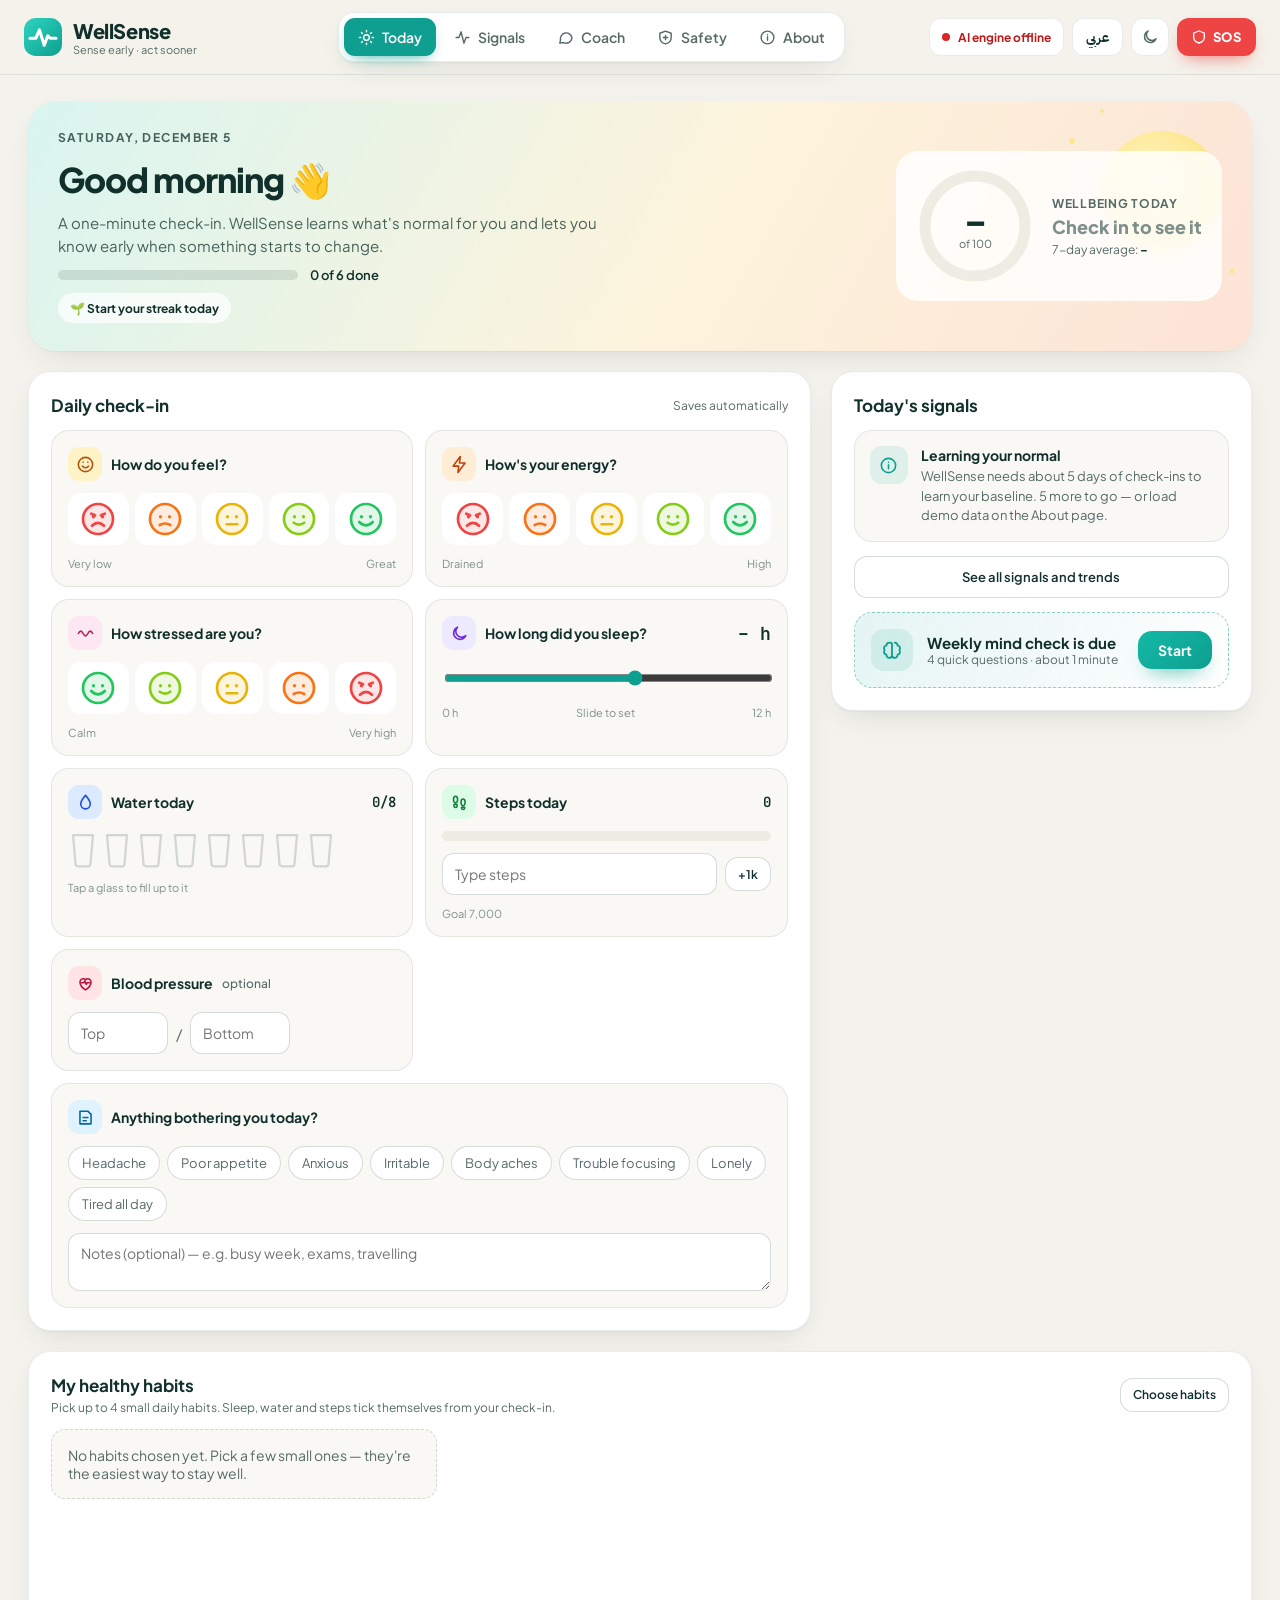
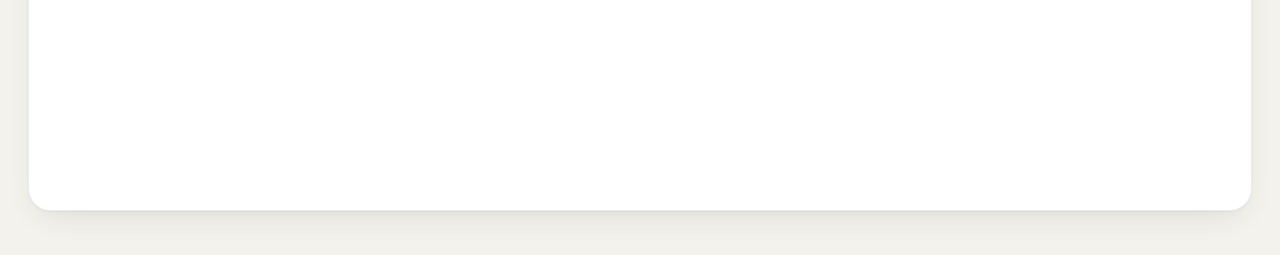
<file: index.html>
<!DOCTYPE html>
<html lang="en">
<head>
<meta charset="utf-8">
<meta name="viewport" content="width=device-width, initial-scale=1">
<title>WellSense — early wellbeing signals</title>
<script>try{var d=document.documentElement;d.dataset.theme=localStorage.getItem("ws.theme")||"light";if(localStorage.getItem("ws.lang")==="ar"){d.lang="ar";d.dir="rtl"}}catch(e){document.documentElement.dataset.theme="light"}</script>
<link rel="icon" href="data:image/svg+xml,%3Csvg xmlns='http://www.w3.org/2000/svg' viewBox='0 0 32 32'%3E%3Crect width='32' height='32' rx='10' fill='%230E9F90'/%3E%3Cpath d='M5 17h5l3-7 4 13 3-8 2 2h5' fill='none' stroke='white' stroke-width='2.6' stroke-linecap='round' stroke-linejoin='round'/%3E%3C/svg%3E">
<link rel="preconnect" href="https://fonts.googleapis.com">
<link href="https://fonts.googleapis.com/css2?family=Plus+Jakarta+Sans:wght@400;500;600;700;800&family=JetBrains+Mono:wght@400;500;600&family=IBM+Plex+Sans+Arabic:wght@400;500;600;700&display=swap" rel="stylesheet">
<link rel="stylesheet" href="wellsense.css">
</head>
<body>
<header class="top">
  <a class="brand" href="#today" aria-label="WellSense home">
    <svg width="38" height="38" viewBox="0 0 32 32" aria-hidden="true"><defs><linearGradient id="lg" x1="0" y1="0" x2="1" y2="1"><stop offset="0" stop-color="#2DD4BF"/><stop offset="1" stop-color="#0E9F90"/></linearGradient></defs><rect width="32" height="32" rx="10" fill="url(#lg)"/><path d="M5 17h5l3-7 4 13 3-8 2 2h5" fill="none" stroke="#fff" stroke-width="2.6" stroke-linecap="round" stroke-linejoin="round"/></svg>
    <span><span class="wordmark" data-dyn>WellSense</span><span class="tag">Sense early · act sooner</span></span>
  </a>
  <nav class="seg" aria-label="Main">
    <a href="#today" data-route="today"><svg class="ico" viewBox="0 0 24 24" aria-hidden="true"><circle cx="12" cy="12" r="4"/><path d="M12 2v2M12 20v2M4.9 4.9l1.4 1.4M17.7 17.7l1.4 1.4M2 12h2M20 12h2M4.9 19.1l1.4-1.4M17.7 6.3l1.4-1.4"/></svg><span>Today</span></a>
    <a href="#signals" data-route="signals"><svg class="ico" viewBox="0 0 24 24" aria-hidden="true"><path d="M3 12h4l3-8 4 16 3-8h4"/></svg><span>Signals</span></a>
    <a href="#coach" data-route="coach"><svg class="ico" viewBox="0 0 24 24" aria-hidden="true"><path d="M21 12a8 8 0 0 1-11.6 7.1L4 20l1-4.6A8 8 0 1 1 21 12z"/></svg><span>Coach</span></a>
    <a href="#safety" data-route="safety"><svg class="ico" viewBox="0 0 24 24" aria-hidden="true"><path d="M12 3l8 3v6c0 5-3.5 8-8 9-4.5-1-8-4-8-9V6z"/><path d="M12 9v6M9 12h6"/></svg><span>Safety</span></a>
    <a href="#about" data-route="about"><svg class="ico" viewBox="0 0 24 24" aria-hidden="true"><circle cx="12" cy="12" r="9"/><path d="M12 11v5M12 8h.01"/></svg><span>About</span></a>
  </nav>
  <div class="top-right">
    <span class="status" id="status" title="WellSense uses a private AI engine (Lemonade) on this computer"><span class="dot"></span><span id="statusText" data-dyn>Connecting…</span></span>
    <button class="lang-btn" id="langBtn" type="button" aria-label="Switch language" data-dyn>عربي</button>
    <button class="icon-btn" id="themeBtn" type="button" aria-label="Switch light or dark theme" data-dyn></button>
    <a class="sos-btn" href="#safety" aria-label="Emergency help"><svg class="ico" viewBox="0 0 24 24" style="width:16px;height:16px" aria-hidden="true"><path d="M12 3l8 3v6c0 5-3.5 8-8 9-4.5-1-8-4-8-9V6z"/></svg>SOS</a>
  </div>
</header>

<!-- TODAY -->
<section class="page" id="page-today">
  <div class="wrap">
    <section class="greet">
      <div class="art" id="greetArt" aria-hidden="true" data-dyn></div>
      <div class="greet-main">
        <p class="eyebrow" id="todayDate" data-dyn></p>
        <h1 id="greet" data-dyn></h1>
        <p>A one-minute check-in. WellSense learns what's normal for you and lets you know early when something starts to change.</p>
        <div class="prog"><div class="track"><div class="fill" id="progFill"></div></div><span id="progText" data-dyn></span></div>
        <div class="acts"><span class="badge" id="streak" data-dyn></span></div>
      </div>
      <div class="ring-card" id="scoreCard" data-dyn></div>
    </section>
    <div class="two">
      <section class="panel" style="flex:2 1 620px">
        <div class="row-between"><h2>Daily check-in</h2><span class="muted small">Saves automatically</span></div>
        <div class="trk-grid" id="checkin" data-dyn></div>
      </section>
      <section class="panel" style="flex:1 1 340px">
        <h2>Today's signals</h2>
        <div id="todaySignals" class="sig-list" data-dyn></div>
        <a class="btn-ghost lnk" href="#signals">See all signals and trends</a>
        <div id="mindDue" data-dyn></div>
      </section>
    </div>
    <section class="panel">
      <div class="row-between" style="flex-wrap:wrap"><div><h2>My healthy habits</h2><p class="muted small" style="margin:4px 0 0">Pick up to 4 small daily habits. Sleep, water and steps tick themselves from your check-in.</p></div><div class="acts"><span class="badge-soft" id="habSummary" data-dyn></span><button class="btn-ghost sm" id="habEdit" type="button">Choose habits</button></div></div>
      <div class="habs" id="habits" data-dyn></div>
    </section>
  </div>
</section>

<!-- SIGNALS -->
<section class="page" id="page-signals" hidden>
  <div class="wrap">
    <div class="page-head">
      <div><p class="eyebrow">Predict</p><h1>Signals</h1><p class="muted">Your last 3 days compared with your own normal — the 14 days before. Changes show up here before they become problems.</p></div>
      <div class="acts"><button class="btn-ghost" id="mindBtn" type="button">🧠 Weekly mind check</button><button class="btn-primary" id="aiSummaryBtn" type="button">✨ AI weekly summary</button></div>
    </div>
    <section class="panel"><div id="aiSummary" hidden data-dyn></div><h2>Early signals</h2><div id="allSignals" class="sig-grid" data-dyn></div></section>
    <section class="panel">
      <div class="row-between" style="flex-wrap:wrap"><h2>Trends</h2><div class="pills" id="rangePills" role="group" aria-label="Range"><button type="button" data-r="14" class="on">14 days</button><button type="button" data-r="30">30 days</button></div></div>
      <div class="chart-grid" id="charts" data-dyn></div>
      <p class="muted small" style="margin:0">Dashed line = your normal. Shaded area = the last 3 days.</p>
    </section>
    <section class="panel">
      <div class="row-between" style="flex-wrap:wrap"><h2>Mind check history</h2><span class="muted small">PHQ-2 (mood) and GAD-2 (anxiety) — short screening questions, not a diagnosis.</span></div>
      <div id="mindHist" data-dyn></div>
    </section>
  </div>
</section>

<!-- COACH -->
<section class="page" id="page-coach" hidden>
  <div class="wrap">
    <section class="panel ai-panel">
      <div class="row-between" style="flex-wrap:wrap">
        <div class="coach-head">
          <span class="coach-av"><svg class="ico" viewBox="0 0 24 24" style="width:28px;height:28px" aria-hidden="true"><path d="M12 20s-7-4.4-7-10a4 4 0 0 1 7-2.6A4 4 0 0 1 19 10c0 5.6-7 10-7 10z"/></svg></span>
          <div><h1 style="font-size:26px">Your coach</h1><p class="muted small" style="margin:3px 0 0">Private AI on this computer. Kind, practical, and it knows your check-ins if you let it. General information, not medical advice.</p></div>
        </div>
        <div class="acts"><label class="chip"><span>Model</span><select id="aiModel" aria-label="Model" data-dyn></select></label><button class="btn-ghost sm" id="aiNew" type="button">New chat</button></div>
      </div>
      <div id="aiSetup" hidden data-dyn></div>
      <div class="ai-scroll" id="aiScroll">
        <div id="aiEmpty" class="ai-empty">
          <p style="margin:0;font-size:18px;font-weight:700">Hi! What would help today? 👋</p>
          <p class="muted" style="margin:0">Pick a starter or type your own — in English, Arabic or Urdu.</p>
          <div class="chips">
            <button type="button" class="qchip" data-ask>Explain my early signals this week</button>
            <button type="button" class="qchip" data-ask>Build me a habit plan from my data</button>
            <button type="button" class="qchip" data-ask>Make me a simple 7-day plan to sleep better</button>
            <button type="button" class="qchip" data-ask>Quick ways to lower stress at work</button>
            <button type="button" class="qchip" data-ask>How do I stay well in very hot weather?</button>
            <button type="button" class="qchip" data-ask>I feel low lately. What small steps can help?</button>
          </div>
        </div>
        <div id="aiMsgs" class="messages" data-dyn></div>
      </div>
      <form id="aiForm" class="composer" autocomplete="off">
        <div class="comp-bottom"><label class="grow"><span class="sr">Message</span><textarea id="aiInput" rows="2" placeholder="Talk to your coach…" dir="auto"></textarea></label><button type="submit" class="send" aria-label="Send"><svg width="18" height="18" viewBox="0 0 24 24" fill="none" stroke="currentColor" stroke-width="2.4" aria-hidden="true"><path d="M12 19V5M5 12l7-7 7 7"/></svg></button></div>
        <label class="small muted ctx"><input type="checkbox" id="aiCtx" checked> Let the coach use my check-ins, signals and emergency card (never leaves this computer)</label>
      </form>
    </section>
  </div>
</section>

<!-- SAFETY -->
<section class="page" id="page-safety" hidden>
  <div class="wrap">
    <div class="row-between" style="flex-wrap:wrap">
      <div><p class="eyebrow">Safety</p><h1>Help when it matters</h1></div>
      <div class="acts"><span class="muted small">Where are you?</span><div class="pills" id="regionPills" role="group" aria-label="Region"><button type="button" data-region="pk">🇵🇰 Pakistan</button><button type="button" data-region="ae">🇦🇪 UAE</button></div></div>
    </div>
    <div class="sos" id="sosBar" role="region" aria-label="Emergency numbers" data-dyn></div>
    <div class="two">
      <section class="panel" style="flex:1 1 340px;max-width:440px">
        <h2>Emergency numbers</h2>
        <div class="nums" id="numbers" data-dyn></div>
        <h2 class="mt">Health and support lines</h2>
        <div class="nums" id="services" data-dyn></div>
        <h2 class="mt">When you call</h2>
        <ol class="steps small-steps">
          <li>Say where you are — area, street, nearest landmark.</li>
          <li>Say what happened and how many people are hurt.</li>
          <li>Say if they are awake and breathing.</li>
          <li>Give your phone number. Don't hang up until told to.</li>
          <li>Send someone to meet the ambulance outside.</li>
        </ol>
      </section>
      <section class="panel" style="flex:2 1 520px">
        <h2>First aid — what's happening?</h2>
        <div class="aid-list" id="aidList" data-dyn></div>
        <article class="aid-card" id="aidCard" aria-live="polite" data-dyn></article>
        <p class="muted small" style="margin:0">Based on NHS, Resuscitation Council UK, St John Ambulance, British Red Cross and Anaphylaxis UK guidance. A first aid course is the best way to practise.</p>
      </section>
    </div>
    <section class="panel">
      <div class="row-between" style="flex-wrap:wrap"><div><h2>My emergency card</h2><p class="muted small" style="margin:4px 0 0">Saved only on this computer. Print it for your wallet so responders know your allergies and medicines.</p></div><button class="btn-ghost" id="printCard" type="button">🖨 Print card</button></div>
      <div class="card-grid" id="card" data-dyn></div>
    </section>
  </div>
</section>

<!-- ABOUT -->
<section class="page" id="page-about" hidden>
  <div class="wrap">
    <section class="hero">
      <p class="eyebrow">Future Health Digital Innovation Challenge 2026 · Wellbeing track</p>
      <h1>To sense is to predict — on your own device.</h1>
      <p class="lead">WellSense helps people notice changes in their wellbeing early, keep healthier habits, and get personal support over time — with an AI that runs entirely on their own computer, so their health data never leaves it.</p>
      <div class="acts"><button class="btn-primary" id="demoBtn" type="button">▶ Load demo data</button><button class="btn-ghost" id="exportBtn" type="button">Export my data (CSV)</button><button class="btn-ghost danger" id="clearBtn" type="button">Delete all my data</button></div>
    </section>
    <section class="flow" aria-label="How WellSense works">
      <div class="step-card"><span class="step-ic" style="background:#DBF4EF;color:#0E9F90"><svg class="ico" viewBox="0 0 24 24" style="width:26px;height:26px"><circle cx="12" cy="12" r="9"/><path d="M8 14s1.5 2 4 2 4-2 4-2M9 9h.01M15 9h.01"/></svg></span><h3>1 · Sense</h3><p>One-minute daily check-in: mood, energy, stress, sleep, water, activity and optional blood pressure. A weekly two-question mood and anxiety check.</p></div>
      <div class="arrow" aria-hidden="true">→</div>
      <div class="step-card"><span class="step-ic" style="background:#FDF0D5;color:#C27803"><svg class="ico" viewBox="0 0 24 24" style="width:26px;height:26px"><path d="M3 12h4l3-8 4 16 3-8h4"/></svg></span><h3>2 · Predict</h3><p>WellSense learns each person's own baseline and flags early drifts — less sleep, rising stress, falling mood or activity — days before they add up.</p></div>
      <div class="arrow" aria-hidden="true">→</div>
      <div class="step-card"><span class="step-ic" style="background:#FCE4DA;color:#D9563B"><svg class="ico" viewBox="0 0 24 24" style="width:26px;height:26px"><path d="M12 20s-7-4.4-7-10a4 4 0 0 1 7-2.6A4 4 0 0 1 19 10c0 5.6-7 10-7 10z"/></svg></span><h3>3 · Support</h3><p>A private AI coach turns those signals into small, practical next steps, and a safety layer points to emergency help and crisis lines when it matters.</p></div>
    </section>
    <section class="panel">
      <h2>Evaluation on simulated users</h2>
      <div id="evalBox" data-dyn></div>
    </section>
    <div class="two">
      <section class="panel">
        <h2>Why it matters</h2>
        <ul class="ticks">
          <li><b>Earlier, not later.</b> Personal baselines spot change sooner than one-size-fits-all thresholds.</li>
          <li><b>Private by design.</b> All data and AI stay on the device. No account, no cloud, no upload.</li>
          <li><b>Works offline and on modest hardware.</b> Tested on a 2018 laptop processor with no special AI chip.</li>
          <li><b>Explainable.</b> Every signal says what changed, by how much, and compared with what.</li>
          <li><b>Made for the region.</b> English and Arabic, with Pakistan and UAE emergency numbers and support lines.</li>
          <li><b>Safe.</b> Red-flag words in English or Arabic trigger emergency guidance and local crisis numbers immediately.</li>
        </ul>
      </section>
      <section class="panel">
        <h2>How it's built</h2>
        <dl class="kv" id="techKv" data-dyn></dl>
        <h2 class="mt">Limits</h2>
        <p class="muted small" style="margin:0;line-height:1.6">WellSense gives general wellbeing information and pattern alerts. It is not a medical device and does not diagnose. Screening questions (PHQ-2, GAD-2) suggest when to talk to a professional; they don't replace one. The Arabic screening wording is our translation, not the officially validated Arabic version. In an emergency call your local ambulance number.</p>
      </section>
    </div>
    <p class="muted small">Independent entry for the Future Health Digital Innovation Challenge 2026 (Wellbeing track). Not affiliated with or endorsed by Future Health or its partners.</p>
  </div>
</section>

<div class="modal" id="modal" hidden data-dyn>
  <div class="modal-card" role="dialog" aria-modal="true" aria-labelledby="modalTitle">
    <h2 id="modalTitle"></h2>
    <div id="modalBody" class="muted"></div>
    <div class="row-end" id="modalActs"><button class="btn-ghost" id="modalNo" type="button">Cancel</button><button class="btn-primary" id="modalYes" type="button">Confirm</button></div>
  </div>
</div>
<div class="toasts" id="toasts" aria-live="polite" data-dyn></div>
<script src="i18n.js"></script>
<script src="eval_results.js"></script>
<script src="wellsense.js"></script>
</body>
</html>
</file>
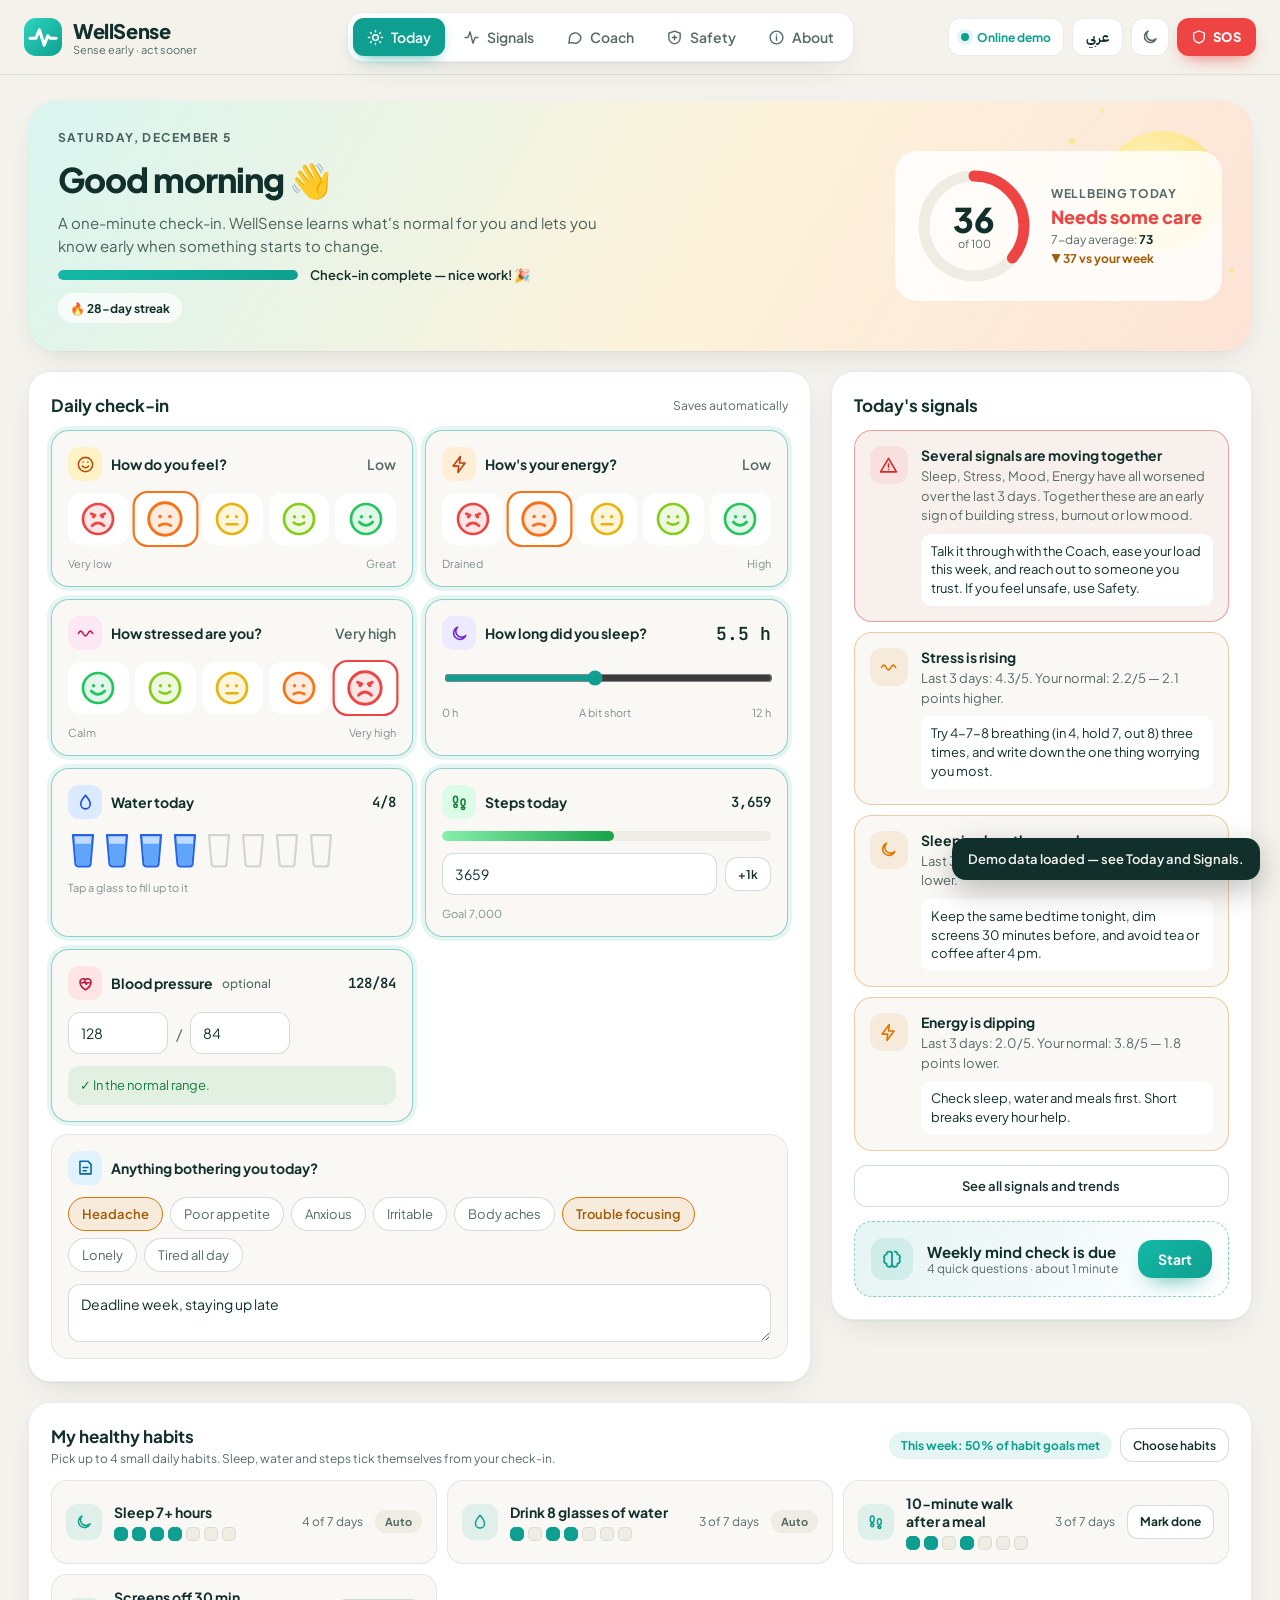
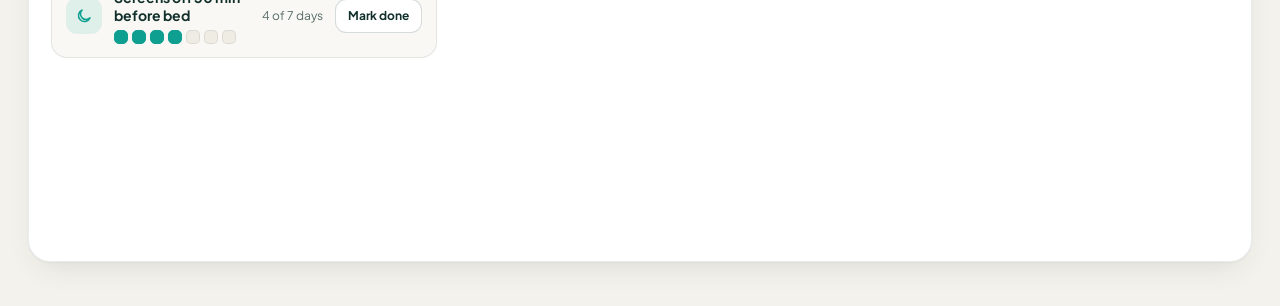
<file: web/index.html>
<!DOCTYPE html>
<html lang="en">
<head>
<meta charset="utf-8">
<meta name="viewport" content="width=device-width, initial-scale=1">
<title>WellSense — early wellbeing signals</title>
<script>try{var d=document.documentElement;d.dataset.theme=localStorage.getItem("ws.theme")||"light";if(localStorage.getItem("ws.lang")==="ar"){d.lang="ar";d.dir="rtl"}}catch(e){document.documentElement.dataset.theme="light"}</script>
<link rel="icon" href="data:image/svg+xml,%3Csvg xmlns='http://www.w3.org/2000/svg' viewBox='0 0 32 32'%3E%3Crect width='32' height='32' rx='10' fill='%230E9F90'/%3E%3Cpath d='M5 17h5l3-7 4 13 3-8 2 2h5' fill='none' stroke='white' stroke-width='2.6' stroke-linecap='round' stroke-linejoin='round'/%3E%3C/svg%3E">
<link rel="preconnect" href="https://fonts.googleapis.com">
<link href="https://fonts.googleapis.com/css2?family=Plus+Jakarta+Sans:wght@400;500;600;700;800&family=JetBrains+Mono:wght@400;500;600&family=IBM+Plex+Sans+Arabic:wght@400;500;600;700&display=swap" rel="stylesheet">
<style>
/* WellSense — friendly, calm, readable. Light by default, dark on request. */
:root,[data-theme="light"]{
  --bg:#F4F2EC; --bg2:#F9F8F4; --panel:#FFFFFF; --raise:#EFECE4; --soft:rgba(15,60,55,.05); --border:rgba(15,50,45,.09); --border2:rgba(15,50,45,.17);
  --text:#12302B; --muted:#566B67; --dim:#7F908C; --accent:#0E9F90; --accent2:#14B8A6; --accent-soft:rgba(14,159,144,.11); --ink:#FFFFFF;
  --good:#16A34A; --goodText:#15803D; --good-soft:rgba(22,163,74,.10); --warn:#D97706; --warnText:#A15C07; --warn-soft:rgba(217,119,6,.10); --bad:#DC2626; --badText:#B91C1C; --bad-soft:rgba(220,38,38,.08);
  --shadow:0 1px 2px rgba(20,50,45,.04),0 12px 32px -12px rgba(20,50,45,.14); --hero:linear-gradient(120deg,#D9F5EF 0%,#FDF3DC 55%,#FCE3D6 100%); --heroText:#12302B;
  --chart-grid:rgba(15,50,45,.28);
  color-scheme:light;
}
[data-theme="dark"]{
  --bg:#0A0D0E; --bg2:#0D1214; --panel:#11171A; --raise:#172024; --soft:rgba(255,255,255,.05); --border:rgba(255,255,255,.08); --border2:rgba(255,255,255,.15);
  --text:#EEF4F2; --muted:#A3B4B0; --dim:#7F918E; --accent:#5EEAD4; --accent2:#2DD4BF; --accent-soft:rgba(94,234,212,.12); --ink:#04201C;
  --good:#4ADE80; --goodText:#86EFAC; --good-soft:rgba(74,222,128,.10); --warn:#F5A524; --warnText:#FCD34D; --warn-soft:rgba(245,165,36,.10); --bad:#F87171; --badText:#FCA5A5; --bad-soft:rgba(248,113,113,.10);
  --shadow:0 12px 32px -14px rgba(0,0,0,.6); --hero:linear-gradient(120deg,#0F2E2A 0%,#2A2614 60%,#2E1C16 100%); --heroText:#EEF4F2;
  --chart-grid:rgba(255,255,255,.35);
  color-scheme:dark;
}
*{box-sizing:border-box}
html,body{height:100%}
body{margin:0;background:var(--bg);color:var(--text);font-family:'Plus Jakarta Sans',system-ui,'Segoe UI',sans-serif;font-size:15px;display:flex;flex-direction:column;transition:background .3s,color .3s}
a{color:var(--accent)}
button,input,select,textarea{font:inherit;color:inherit}
:focus-visible{outline:3px solid var(--accent);outline-offset:2px;border-radius:10px}
.mono{font-family:'JetBrains Mono',Consolas,monospace} .muted{color:var(--muted)} .small{font-size:12px}
.sr{position:absolute;width:1px;height:1px;overflow:hidden;clip:rect(0 0 0 0)}
.row-between{display:flex;justify-content:space-between;align-items:center;gap:12px}
.row-end{display:flex;justify-content:flex-end;gap:10px}
.acts{display:flex;flex-wrap:wrap;gap:8px;align-items:center}
h1{margin:0;font-size:32px;font-weight:800;letter-spacing:-.03em}
h2{margin:0;font-size:17px;font-weight:700;display:flex;align-items:center;gap:8px} h3{margin:0;font-size:17px}
.mt{margin-top:18px}
.eyebrow{margin:0 0 6px;font-size:12px;font-weight:700;letter-spacing:.12em;text-transform:uppercase;color:var(--accent)}
.ico{width:20px;height:20px;flex:none;stroke:currentColor;fill:none;stroke-width:2;stroke-linecap:round;stroke-linejoin:round}

/* header */
.top{position:sticky;top:0;z-index:20;display:flex;flex-wrap:wrap;align-items:center;gap:16px;padding:12px 24px;border-bottom:1px solid var(--border);background:color-mix(in srgb,var(--bg) 85%,transparent);backdrop-filter:blur(12px)}
.brand{display:flex;align-items:center;gap:11px;min-width:230px;text-decoration:none;color:var(--text)}
.brand>span{display:flex;flex-direction:column}
.wordmark{font-size:20px;font-weight:800;letter-spacing:-.02em} .tag{font-size:11px;color:var(--muted)}
.seg{display:flex;gap:4px;padding:5px;background:var(--panel);border:1px solid var(--border);border-radius:16px;box-shadow:var(--shadow)}
.top .seg{margin:0 auto}
.seg a,.seg button{height:38px;padding:0 14px;border-radius:11px;border:0;background:transparent;color:var(--muted);font-size:14px;font-weight:600;display:inline-flex;align-items:center;gap:7px;text-decoration:none;cursor:pointer;transition:background .2s,color .2s}
.seg a .ico{width:17px;height:17px}
.seg a:hover,.seg button:hover{color:var(--text);background:var(--soft)}
.seg .on{background:var(--accent);color:var(--ink)!important;box-shadow:0 6px 16px -8px var(--accent)}
.top-right{display:flex;align-items:center;gap:8px;min-width:230px;justify-content:flex-end}
.status{display:flex;align-items:center;gap:8px;height:38px;padding:0 12px;border-radius:12px;font-size:12px;font-weight:700;background:var(--panel);border:1px solid var(--border);color:var(--muted)}
.status .dot{width:8px;height:8px;border-radius:50%;background:var(--dim)}
.status.ok{color:var(--accent)} .status.ok .dot{background:var(--accent);box-shadow:0 0 0 4px var(--accent-soft);animation:pulse 2.4s infinite}
.status.down{color:var(--badText)} .status.down .dot{background:var(--bad)}
@keyframes pulse{50%{box-shadow:0 0 0 7px transparent}}
.icon-btn{width:38px;height:38px;border-radius:12px;border:1px solid var(--border);background:var(--panel);color:var(--muted);display:grid;place-items:center;cursor:pointer}
.icon-btn:hover{color:var(--text)}
.sos-btn{height:38px;padding:0 14px;border-radius:12px;background:#EF4444;color:#fff;font-weight:800;font-size:13px;letter-spacing:.06em;display:inline-flex;align-items:center;gap:6px;text-decoration:none;box-shadow:0 8px 18px -8px rgba(239,68,68,.8)}
.sos-btn:hover{filter:brightness(1.08)}

/* layout */
.page{flex:1;animation:fade .35s ease}
.page[hidden]{display:none}
@keyframes fade{from{opacity:0;transform:translateY(6px)}to{opacity:1;transform:none}}
.wrap{max-width:1300px;margin:0 auto;padding:26px 28px 44px;display:flex;flex-direction:column;gap:20px;width:100%}
.page-head{display:flex;flex-wrap:wrap;align-items:flex-end;justify-content:space-between;gap:18px}
.page-head p{margin:6px 0 0;max-width:640px}
.two{display:flex;flex-wrap:wrap;gap:20px;align-items:flex-start}
.panel{flex:1 1 460px;min-width:0;border-radius:22px;background:var(--panel);border:1px solid var(--border);padding:22px;display:flex;flex-direction:column;gap:14px;box-shadow:var(--shadow)}

/* buttons */
.btn-primary{height:44px;border:0;border-radius:14px;background:linear-gradient(135deg,var(--accent2),var(--accent));color:var(--ink);font-size:14px;font-weight:700;display:inline-flex;align-items:center;justify-content:center;gap:8px;padding:0 20px;cursor:pointer;box-shadow:0 10px 22px -12px var(--accent);transition:transform .15s}
.btn-primary:hover{transform:translateY(-1px)} .btn-primary:disabled{opacity:.5;cursor:default;transform:none}
.btn-ghost{height:42px;padding:0 16px;border-radius:13px;border:1px solid var(--border2);background:var(--panel);font-size:13px;font-weight:600;cursor:pointer;color:var(--text);display:inline-flex;align-items:center;gap:7px}
.btn-ghost:hover{background:var(--soft)} .btn-ghost.sm{height:34px;font-size:12px;padding:0 12px} .btn-ghost.danger{border-color:color-mix(in srgb,var(--bad) 40%,transparent);color:var(--badText)}
.lnk{display:inline-flex;align-items:center;justify-content:center;text-decoration:none}
.chip{display:inline-flex;align-items:center;gap:7px;height:34px;padding:0 11px;border-radius:11px;background:var(--raise);border:1px solid var(--border);font-size:12px}
.chip>span{color:var(--dim)} .chip select{background:transparent;border:0;outline:none;font-size:12px;font-weight:600;color:var(--text);max-width:230px} .chip option{background:var(--panel)}
.pills{display:flex;flex-wrap:wrap;gap:6px}
.pills button{height:36px;padding:0 14px;border-radius:99px;border:1px solid var(--border2);background:var(--panel);color:var(--muted);font-size:13px;cursor:pointer}
.pills button.on{border-color:var(--accent);background:var(--accent-soft);color:var(--text);font-weight:700}

/* greeting hero */
.greet{position:relative;overflow:hidden;border-radius:28px;background:var(--hero);color:var(--heroText);padding:28px 30px;display:flex;flex-wrap:wrap;align-items:center;gap:24px;box-shadow:var(--shadow)}
.greet .art{position:absolute;right:-20px;top:-30px;width:260px;height:260px;opacity:.9;pointer-events:none}
.greet-main{flex:1 1 420px;position:relative;z-index:1;display:flex;flex-direction:column;gap:10px}
.greet h1{font-size:34px}
.greet p{margin:0;max-width:560px;color:color-mix(in srgb,var(--heroText) 75%,transparent);line-height:1.55}
.prog{display:flex;align-items:center;gap:12px;font-size:13px;font-weight:600}
.prog .track{flex:0 1 240px;height:10px;border-radius:99px;background:color-mix(in srgb,var(--heroText) 12%,transparent);overflow:hidden}
.prog .fill{height:100%;border-radius:99px;background:linear-gradient(90deg,var(--accent2),var(--accent));transition:width .6s cubic-bezier(.2,.8,.2,1)}
.badge{display:inline-flex;align-items:center;gap:6px;height:30px;padding:0 12px;border-radius:99px;background:color-mix(in srgb,var(--panel) 70%,transparent);font-size:12px;font-weight:700}
.ring-card{position:relative;z-index:1;display:flex;align-items:center;gap:18px;padding:16px 20px;border-radius:22px;background:color-mix(in srgb,var(--panel) 82%,transparent);backdrop-filter:blur(6px)}
.ring{position:relative;width:118px;height:118px}
.ring svg{transform:rotate(-90deg)}
.ring .val{position:absolute;inset:0;display:flex;flex-direction:column;align-items:center;justify-content:center}
.ring .val b{font-size:34px;font-weight:800;line-height:1} .ring .val span{font-size:11px;color:var(--muted)}
.ring circle.prog-c{transition:stroke-dashoffset 1s cubic-bezier(.2,.8,.2,1)}
.ring-meta{display:flex;flex-direction:column;gap:4px}
.ring-meta .mood-word{font-size:18px;font-weight:800}
.up{color:var(--goodText)} .down{color:var(--warnText)}

/* check-in */
.trk-grid{display:grid;grid-template-columns:repeat(auto-fill,minmax(270px,1fr));gap:12px}
.trk{padding:16px;border-radius:18px;background:var(--bg2);border:1px solid var(--border);display:flex;flex-direction:column;gap:12px;transition:border-color .2s,box-shadow .2s}
.trk.done{border-color:color-mix(in srgb,var(--accent) 45%,transparent);box-shadow:0 0 0 4px var(--accent-soft)}
.trk.wide{grid-column:1/-1}
.trk-h{display:flex;justify-content:space-between;align-items:center;gap:8px;font-size:14px;font-weight:700}
.trk-h .lab{display:flex;align-items:center;gap:9px}
.trk-h .lab .bub{width:34px;height:34px;border-radius:11px;display:grid;place-items:center}
.trk-h b{font-size:14px;color:var(--muted);font-weight:600}
.faces{display:flex;gap:6px}
.face{flex:1;aspect-ratio:1;max-height:52px;border-radius:14px;border:2px solid transparent;background:var(--panel);display:grid;place-items:center;cursor:pointer;transition:transform .15s,border-color .15s,background .15s;padding:4px}
.face svg{width:100%;height:100%;max-width:36px}
.face:hover{transform:translateY(-2px) scale(1.04)}
.face.on{border-color:currentColor;transform:scale(1.08)}
.scale-l{display:flex;justify-content:space-between;font-size:11px;color:var(--dim)}
.glasses{display:flex;flex-wrap:wrap;gap:4px}
.glass{width:30px;height:38px;border:0;background:transparent;padding:0;cursor:pointer;transition:transform .15s}
.glass:hover{transform:translateY(-2px)}
.glass svg{width:100%;height:100%}
.trk input[type=range]{accent-color:var(--accent);width:100%;height:28px}
.bar{height:10px;border-radius:99px;background:var(--raise);overflow:hidden} .bar-fill{height:100%;border-radius:99px;background:linear-gradient(90deg,#86EFAC,#16A34A);transition:width .5s}
.inp{height:42px;padding:0 12px;border-radius:12px;border:1px solid var(--border2);background:var(--panel);color:var(--text);font-size:14px;outline:none;width:100%}
textarea.inp{height:auto;padding:10px 12px;resize:vertical} .inp:focus{border-color:var(--accent);box-shadow:0 0 0 4px var(--accent-soft)} .inp.half{width:100px}
.steps-q{display:flex;flex-wrap:wrap;gap:6px}
.tags{display:flex;flex-wrap:wrap;gap:7px}
.tagb{height:34px;padding:0 13px;border-radius:99px;border:1px solid var(--border2);background:var(--panel);color:var(--muted);font-size:13px;cursor:pointer}
.tagb.on{border-color:var(--warn);background:var(--warn-soft);color:var(--warnText);font-weight:600}
.flag{padding:10px 12px;border-radius:12px;font-size:13px;line-height:1.45}
.flag.ok{background:var(--good-soft);color:var(--goodText)} .flag.warn{background:var(--warn-soft);color:var(--warnText)} .flag.bad{background:var(--bad-soft);color:var(--badText)}

/* signals */
.sig-list{display:flex;flex-direction:column;gap:10px}
.sig-grid{display:grid;grid-template-columns:repeat(auto-fill,minmax(310px,1fr));gap:12px}
.sig{display:flex;gap:13px;padding:15px;border-radius:18px;background:var(--bg2);border:1px solid var(--border);animation:fade .4s ease both}
.sig .ic{width:38px;height:38px;flex:none;border-radius:12px;display:grid;place-items:center}
.sig .t{font-weight:700;font-size:14px} .sig .d{font-size:13px;color:var(--muted);line-height:1.5;margin-top:3px} .sig .a{font-size:13px;margin-top:8px;padding:8px 10px;border-radius:10px;background:var(--panel);line-height:1.45}
.sig.watch{border-color:color-mix(in srgb,var(--warn) 35%,transparent)} .sig.watch .ic{background:var(--warn-soft);color:var(--warn)}
.sig.act{border-color:color-mix(in srgb,var(--bad) 40%,transparent);background:color-mix(in srgb,var(--bad) 4%,var(--bg2))} .sig.act .ic{background:var(--bad-soft);color:var(--bad)}
.sig.good .ic{background:var(--good-soft);color:var(--good)}
.sig.info .ic{background:var(--accent-soft);color:var(--accent)}
.chart-grid{display:grid;grid-template-columns:repeat(auto-fill,minmax(360px,1fr));gap:12px}
.chartbox{padding:14px 16px;border-radius:18px;background:var(--bg2);border:1px solid var(--border);display:flex;flex-direction:column;gap:6px}
.chart{width:100%;height:130px} .empty-c{display:grid;place-items:center;height:130px}
.ai-summary{padding:18px;border-radius:18px;background:var(--accent-soft);border:1px solid color-mix(in srgb,var(--accent) 30%,transparent);line-height:1.6}
.tbl{width:100%;border-collapse:collapse;font-size:13px}
.tbl th{text-align:left;font-size:11px;letter-spacing:.08em;text-transform:uppercase;color:var(--dim);font-weight:700;padding:10px 12px;background:var(--bg2)}
.tbl td{padding:11px 12px;border-top:1px solid var(--border)}
.pill{font-size:11px;font-weight:700;padding:4px 10px;border-radius:99px;background:var(--raise);color:var(--muted);white-space:nowrap}
.pill.ok{background:var(--good-soft);color:var(--goodText)} .pill.warn{background:var(--warn-soft);color:var(--warnText)}

/* mind check */
.q{display:flex;flex-direction:column;gap:8px;padding:12px 0;border-top:1px solid var(--border)} .q:first-of-type{border-top:0}
.q .qt{color:var(--text);font-weight:600;font-size:14px}
.opts4{display:grid;grid-template-columns:repeat(2,1fr);gap:6px}
.opts4 button{min-height:40px;border-radius:11px;border:1px solid var(--border2);background:var(--panel);color:var(--muted);font-size:12px;cursor:pointer}
.opts4 button.on{border-color:var(--accent);background:var(--accent-soft);color:var(--text);font-weight:700}
.mind-cta{display:flex;align-items:center;gap:14px;padding:16px;border-radius:18px;background:linear-gradient(120deg,var(--accent-soft),transparent);border:1px dashed color-mix(in srgb,var(--accent) 45%,transparent)}

/* coach */
.ai-panel{min-height:620px}
.coach-head{display:flex;align-items:center;gap:14px}
.coach-av{width:52px;height:52px;border-radius:16px;background:linear-gradient(135deg,var(--accent2),var(--accent));display:grid;place-items:center;color:var(--ink);box-shadow:0 10px 22px -12px var(--accent)}
.ai-scroll{flex:1;display:flex;flex-direction:column;gap:18px;max-height:58vh;min-height:300px;overflow:auto;padding:4px}
.ai-empty{padding:18px 0;display:flex;flex-direction:column;gap:12px} .ai-empty[hidden]{display:none}
.chips{display:flex;flex-wrap:wrap;gap:8px}
.qchip{padding:11px 15px;border-radius:14px;border:1px solid var(--border2);background:var(--bg2);color:var(--text);font-size:13px;cursor:pointer;text-align:left;transition:transform .15s,border-color .15s}
.qchip:hover{border-color:var(--accent);transform:translateY(-1px)} .qchip:disabled{opacity:.45;cursor:default;transform:none}
.messages{display:flex;flex-direction:column;gap:18px}
.u{align-self:flex-end;max-width:640px;padding:12px 16px;border-radius:20px 20px 6px 20px;background:linear-gradient(135deg,var(--accent2),var(--accent));color:var(--ink);line-height:1.55;white-space:pre-wrap;box-shadow:0 8px 20px -12px var(--accent)}
.b{display:flex;gap:12px;align-items:flex-start}
.b .av{width:36px;height:36px;flex:none;border-radius:12px;background:var(--accent-soft);color:var(--accent);display:grid;place-items:center}
.b .body{flex:1;min-width:0;display:flex;flex-direction:column;gap:8px;padding:14px 16px;border-radius:6px 20px 20px 20px;background:var(--bg2);border:1px solid var(--border)}
.b .who{font-size:13px} .b .who b{margin-right:8px}
.text{line-height:1.65;white-space:pre-wrap}
.composer{border-radius:20px;background:var(--bg2);border:1px solid var(--border2);padding:12px;display:flex;flex-direction:column;gap:8px}
.composer:focus-within{border-color:var(--accent);box-shadow:0 0 0 4px var(--accent-soft)}
.comp-bottom{display:flex;align-items:flex-end;gap:10px} .grow{flex:1;display:flex}
textarea#aiInput{flex:1;resize:none;background:transparent;border:0;outline:none;font-size:15px;line-height:1.5;padding:6px 4px}
.send{width:46px;height:46px;border-radius:14px;border:0;background:linear-gradient(135deg,var(--accent2),var(--accent));color:var(--ink);display:grid;place-items:center;cursor:pointer;flex:none}
.send:disabled{opacity:.45;cursor:default}
.ctx{display:flex;align-items:center;gap:8px} .ctx input{accent-color:var(--accent)}
.spin{display:inline-flex;align-items:center;gap:10px;color:var(--muted)}
.spin::before{content:"";width:16px;height:16px;border-radius:50%;border:2px solid var(--border2);border-top-color:var(--accent);animation:r 1s linear infinite}
@keyframes r{to{transform:rotate(360deg)}}
.err{color:var(--badText)}
.emerg-inline{padding:13px 15px;border-radius:14px;background:var(--bad-soft);border:1px solid color-mix(in srgb,var(--bad) 40%,transparent);color:var(--badText);font-size:14px;line-height:1.6}
.emerg-inline a,.md a{color:var(--badText);font-weight:700}

/* safety */
.sos{display:flex;flex-wrap:wrap;align-items:center;gap:10px;padding:16px 18px;border-radius:20px;background:linear-gradient(90deg,#FEE2E2,#FFF1F1);border:1px solid #FCA5A5}
[data-theme="dark"] .sos{background:linear-gradient(90deg,rgba(239,68,68,.18),rgba(239,68,68,.05));border-color:rgba(248,113,113,.35)}
.sos-t{display:flex;flex-direction:column;margin-right:auto} .sos-t b{font-size:17px;color:#B91C1C} .sos-t span{font-size:13px;color:#DC2626}
[data-theme="dark"] .sos-t b{color:#FECACA} [data-theme="dark"] .sos-t span{color:#FCA5A5}
.sos-n{display:inline-flex;align-items:center;gap:8px;height:46px;padding:0 18px;border-radius:14px;background:#EF4444;color:#fff;font-weight:700;text-decoration:none;font-size:13px;box-shadow:0 8px 18px -10px rgba(239,68,68,.9)}
.sos-n .mono{font-size:20px} .sos-n:hover{filter:brightness(1.08)} .sos-n.alt{background:#fff;color:#B91C1C;box-shadow:none;border:1px solid #FCA5A5}
[data-theme="dark"] .sos-n.alt{background:rgba(255,255,255,.08);color:#FECACA;border-color:transparent}
.nums{display:flex;flex-direction:column;gap:8px}
.num{display:flex;align-items:center;gap:14px;padding:12px 14px;border-radius:14px;background:var(--bg2);border:1px solid var(--border);text-decoration:none;color:var(--text)}
.num .n{font-size:22px;min-width:64px;color:#DC2626;font-weight:600}
.num>span:last-child{display:flex;flex-direction:column}
.num-big{background:var(--bad-soft);border-color:color-mix(in srgb,var(--bad) 30%,transparent)}
.aid-list{display:grid;grid-template-columns:repeat(auto-fill,minmax(170px,1fr));gap:8px}
.aid-pill{display:flex;flex-direction:column;align-items:flex-start;gap:2px;text-align:left;padding:11px 13px;border-radius:14px;border:1px solid var(--border);background:var(--bg2);cursor:pointer;color:var(--text)}
.aid-pill b{font-size:13px} .aid-pill span{color:var(--muted)} .aid-pill.urg{border-left:4px solid #EF4444}
.aid-pill.on{border-color:var(--accent);background:var(--accent-soft)}
.aid-card{padding:22px;border-radius:20px;background:var(--bg2);border:1px solid var(--border);display:flex;flex-direction:column;gap:12px;scroll-margin-top:90px}
.aid-card .title{font-size:22px;font-weight:800;letter-spacing:-.02em;margin:0}
.aid-when{margin:0;padding:11px 13px;border-radius:12px;background:var(--warn-soft);color:var(--warnText);font-size:14px;line-height:1.5}
.steps{margin:0;padding:0;list-style:none;counter-reset:s;display:flex;flex-direction:column;gap:10px}
.steps li{counter-increment:s;position:relative;padding-left:40px;min-height:28px;font-size:15px;line-height:1.55}
.steps li::before{content:counter(s);position:absolute;left:0;top:0;width:28px;height:28px;border-radius:9px;background:var(--accent);color:var(--ink);font-weight:800;display:grid;place-items:center;font-size:13px}
.small-steps li{font-size:13px;padding-left:34px} .small-steps li::before{width:24px;height:24px;font-size:11px;background:var(--raise);color:var(--text)}
.aid-dont{padding:11px 14px;border-radius:12px;background:var(--bad-soft);font-size:13px} .aid-dont b{color:var(--badText)} .aid-dont ul{margin:6px 0 0;padding-left:18px}
.btn-call{display:inline-flex;align-items:center;height:40px;padding:0 16px;border-radius:12px;background:#EF4444;color:#fff;font-weight:700;text-decoration:none}
.cpr{display:flex;flex-wrap:wrap;align-items:center;gap:18px;padding:16px;border-radius:16px;background:var(--panel);border:1px dashed var(--border2)}
.cpr-ring{width:112px;height:112px;border-radius:50%;border:4px solid #EF4444;display:flex;flex-direction:column;align-items:center;justify-content:center}
.cpr-ring .mono{font-size:26px} .cpr-ring.beat{animation:beat .3s ease-out}
@keyframes beat{0%{transform:scale(1.12);background:rgba(239,68,68,.25)}100%{transform:scale(1);background:transparent}}
.card-grid{display:grid;grid-template-columns:repeat(auto-fill,minmax(240px,1fr));gap:10px}
.field{display:flex;flex-direction:column;gap:5px;font-size:12px;color:var(--muted);font-weight:600}

/* about */
.hero{position:relative;overflow:hidden;padding:34px;border-radius:28px;background:var(--hero);color:var(--heroText);display:flex;flex-direction:column;gap:14px;box-shadow:var(--shadow)}
.hero h1{font-size:42px;max-width:820px}
.lead{margin:0;font-size:17px;line-height:1.6;max-width:780px;color:color-mix(in srgb,var(--heroText) 80%,transparent)}
.flow{display:flex;flex-wrap:wrap;align-items:stretch;gap:10px}
.step-card{flex:1 1 260px;padding:22px;border-radius:22px;background:var(--panel);border:1px solid var(--border);display:flex;flex-direction:column;gap:10px;box-shadow:var(--shadow)}
.step-card p{margin:0;color:var(--muted);line-height:1.55;font-size:14px}
.step-ic{width:48px;height:48px;border-radius:15px;display:grid;place-items:center}
.arrow{display:grid;place-items:center;color:var(--accent);font-size:26px}
.ticks{margin:0;padding:0;list-style:none;display:flex;flex-direction:column;gap:12px}
.ticks li{position:relative;padding-left:32px;line-height:1.55;font-size:14px;color:var(--muted)} .ticks li b{color:var(--text)}
.ticks li::before{content:"✓";position:absolute;left:0;top:0;width:22px;height:22px;border-radius:7px;background:var(--accent-soft);color:var(--accent);font-weight:800;font-size:12px;display:grid;place-items:center}
.kv{display:grid;grid-template-columns:max-content 1fr;gap:9px 16px;font-size:13px;margin:0}
.kv dt{color:var(--muted);font-weight:600} .kv dd{margin:0}

/* modal, toasts, confetti */
.modal{position:fixed;inset:0;background:rgba(10,25,22,.45);backdrop-filter:blur(4px);display:grid;place-items:center;z-index:50;padding:16px}
.modal[hidden]{display:none}
.modal-card{max-width:560px;width:100%;max-height:90vh;overflow:auto;background:var(--panel);border:1px solid var(--border);border-radius:24px;padding:24px;display:flex;flex-direction:column;gap:12px;box-shadow:0 30px 80px rgba(0,0,0,.25);animation:fade .25s ease}
.toasts{position:fixed;right:20px;bottom:20px;display:flex;flex-direction:column;gap:8px;z-index:60}
.toast{padding:13px 16px;border-radius:14px;background:var(--text);color:var(--bg);font-size:13px;font-weight:600;max-width:380px;box-shadow:0 10px 30px rgba(0,0,0,.25);animation:fade .25s ease}
.toast.bad{background:#B91C1C;color:#fff}
.confetti{position:fixed;inset:0;pointer-events:none;z-index:70;overflow:hidden}
.confetti i{position:absolute;top:-12px;width:9px;height:14px;border-radius:3px;animation:fall 1.8s ease-in forwards}
@keyframes fall{to{transform:translateY(105vh) rotate(720deg);opacity:.2}}

@media (max-width:900px){ .top .seg{margin:0;order:3;width:100%;overflow:auto} .seg a span{display:none} .hero h1,.greet h1{font-size:28px} .arrow{display:none} .greet .art{opacity:.35} }
@media (prefers-reduced-motion:reduce){*{transition:none!important;animation:none!important}}

/* language button */
.lang-btn{height:38px;padding:0 13px;border-radius:12px;border:1px solid var(--border);background:var(--panel);color:var(--text);font-weight:700;font-size:13px;cursor:pointer;font-family:'IBM Plex Sans Arabic','Plus Jakarta Sans',sans-serif}
.lang-btn:hover{border-color:var(--accent);color:var(--accent)}

/* Arabic, right-to-left */
[dir="rtl"] body{font-family:'IBM Plex Sans Arabic','Plus Jakarta Sans',Tahoma,sans-serif}
[dir="rtl"] *{letter-spacing:0!important}
[dir="rtl"] h1,[dir="rtl"] h2,[dir="rtl"] .wordmark{line-height:1.35}
[dir="rtl"] .steps li{padding-left:0;padding-right:40px} [dir="rtl"] .steps li::before{left:auto;right:0}
[dir="rtl"] .small-steps li{padding-right:34px}
[dir="rtl"] .ticks li{padding-left:0;padding-right:32px} [dir="rtl"] .ticks li::before{left:auto;right:0}
[dir="rtl"] .aid-pill.urg{border-left:1px solid var(--border);border-right:4px solid #EF4444}
[dir="rtl"] .aid-dont ul{padding-left:0;padding-right:18px}
[dir="rtl"] .greet .art{right:auto;left:-20px}
[dir="rtl"] .u{border-radius:20px 20px 20px 6px}
[dir="rtl"] .b .body{border-radius:20px 6px 20px 20px}
[dir="rtl"] .num .n,[dir="rtl"] .mono,[dir="rtl"] .sos-n .mono{direction:ltr;unicode-bidi:isolate}
[dir="rtl"] .toasts{right:auto;left:20px}
[dir="rtl"] .eyebrow{letter-spacing:0}

/* habits */
.habs{display:grid;grid-template-columns:repeat(auto-fill,minmax(300px,1fr));gap:10px}
.hab{display:flex;align-items:center;gap:12px;padding:13px 14px;border-radius:16px;background:var(--bg2);border:1px solid var(--border)}
.hab.done{border-color:color-mix(in srgb,var(--accent) 45%,transparent);box-shadow:0 0 0 4px var(--accent-soft)}
.hab-ic{width:36px;height:36px;flex:none;border-radius:11px;display:grid;place-items:center;background:var(--accent-soft);color:var(--accent)}
.hab-main{flex:1;min-width:0;display:flex;flex-direction:column;gap:6px} .hab-main b{font-size:14px}
.hdots{display:flex;gap:4px} .hdot{width:14px;height:14px;border-radius:5px;background:var(--raise);border:1px solid var(--border)} .hdot.on{background:var(--accent);border-color:var(--accent)}
.hab-count{white-space:nowrap}
.hab-btn{height:34px;padding:0 12px;border-radius:11px;border:1px solid var(--border2);background:var(--panel);color:var(--text);font-size:12px;font-weight:700;cursor:pointer;white-space:nowrap}
.hab-btn.on{background:var(--accent);color:var(--ink);border-color:var(--accent)}
.hab-auto{font-size:11px;font-weight:700;padding:5px 10px;border-radius:99px;background:var(--raise);color:var(--muted);white-space:nowrap} .hab-auto.on{background:var(--good-soft);color:var(--goodText)}
.hab-empty{padding:16px;border-radius:14px;background:var(--bg2);border:1px dashed var(--border2);color:var(--muted);font-size:14px}
.badge-soft{font-size:12px;font-weight:700;padding:6px 12px;border-radius:99px;background:var(--accent-soft);color:var(--accent)} .badge-soft:empty{display:none}
.hab-pick{display:flex;flex-direction:column;gap:6px}
.hab-opt{display:flex;align-items:center;gap:10px;padding:11px 13px;border-radius:12px;border:1px solid var(--border2);background:var(--panel);color:var(--text);cursor:pointer;text-align:start;font-size:14px}
.hab-opt span:nth-child(2){flex:1} .hab-opt.on{border-color:var(--accent);background:var(--accent-soft);font-weight:700}
/* evaluation */
.eval-tiles{display:grid;grid-template-columns:repeat(auto-fill,minmax(200px,1fr));gap:10px}
.eval-tiles .tile{padding:16px;border-radius:16px;background:var(--bg2);border:1px solid var(--border);display:flex;flex-direction:column;gap:4px}
.eval-tiles .tile b{font-size:30px;font-weight:800;color:var(--accent);line-height:1.1} .eval-tiles .tile span{font-size:13px;color:var(--muted)}

[dir="rtl"] .tbl th,[dir="rtl"] .tbl td{text-align:right}

</style>
</head>
<body>
<header class="top">
  <a class="brand" href="#today" aria-label="WellSense home">
    <svg width="38" height="38" viewBox="0 0 32 32" aria-hidden="true"><defs><linearGradient id="lg" x1="0" y1="0" x2="1" y2="1"><stop offset="0" stop-color="#2DD4BF"/><stop offset="1" stop-color="#0E9F90"/></linearGradient></defs><rect width="32" height="32" rx="10" fill="url(#lg)"/><path d="M5 17h5l3-7 4 13 3-8 2 2h5" fill="none" stroke="#fff" stroke-width="2.6" stroke-linecap="round" stroke-linejoin="round"/></svg>
    <span><span class="wordmark" data-dyn>WellSense</span><span class="tag">Sense early · act sooner</span></span>
  </a>
  <nav class="seg" aria-label="Main">
    <a href="#today" data-route="today"><svg class="ico" viewBox="0 0 24 24" aria-hidden="true"><circle cx="12" cy="12" r="4"/><path d="M12 2v2M12 20v2M4.9 4.9l1.4 1.4M17.7 17.7l1.4 1.4M2 12h2M20 12h2M4.9 19.1l1.4-1.4M17.7 6.3l1.4-1.4"/></svg><span>Today</span></a>
    <a href="#signals" data-route="signals"><svg class="ico" viewBox="0 0 24 24" aria-hidden="true"><path d="M3 12h4l3-8 4 16 3-8h4"/></svg><span>Signals</span></a>
    <a href="#coach" data-route="coach"><svg class="ico" viewBox="0 0 24 24" aria-hidden="true"><path d="M21 12a8 8 0 0 1-11.6 7.1L4 20l1-4.6A8 8 0 1 1 21 12z"/></svg><span>Coach</span></a>
    <a href="#safety" data-route="safety"><svg class="ico" viewBox="0 0 24 24" aria-hidden="true"><path d="M12 3l8 3v6c0 5-3.5 8-8 9-4.5-1-8-4-8-9V6z"/><path d="M12 9v6M9 12h6"/></svg><span>Safety</span></a>
    <a href="#about" data-route="about"><svg class="ico" viewBox="0 0 24 24" aria-hidden="true"><circle cx="12" cy="12" r="9"/><path d="M12 11v5M12 8h.01"/></svg><span>About</span></a>
  </nav>
  <div class="top-right">
    <span class="status" id="status" title="WellSense uses a private AI engine (Lemonade) on this computer"><span class="dot"></span><span id="statusText" data-dyn>Connecting…</span></span>
    <button class="lang-btn" id="langBtn" type="button" aria-label="Switch language" data-dyn>عربي</button>
    <button class="icon-btn" id="themeBtn" type="button" aria-label="Switch light or dark theme" data-dyn></button>
    <a class="sos-btn" href="#safety" aria-label="Emergency help"><svg class="ico" viewBox="0 0 24 24" style="width:16px;height:16px" aria-hidden="true"><path d="M12 3l8 3v6c0 5-3.5 8-8 9-4.5-1-8-4-8-9V6z"/></svg>SOS</a>
  </div>
</header>

<!-- TODAY -->
<section class="page" id="page-today">
  <div class="wrap">
    <section class="greet">
      <div class="art" id="greetArt" aria-hidden="true" data-dyn></div>
      <div class="greet-main">
        <p class="eyebrow" id="todayDate" data-dyn></p>
        <h1 id="greet" data-dyn></h1>
        <p>A one-minute check-in. WellSense learns what's normal for you and lets you know early when something starts to change.</p>
        <div class="prog"><div class="track"><div class="fill" id="progFill"></div></div><span id="progText" data-dyn></span></div>
        <div class="acts"><span class="badge" id="streak" data-dyn></span></div>
      </div>
      <div class="ring-card" id="scoreCard" data-dyn></div>
    </section>
    <div class="two">
      <section class="panel" style="flex:2 1 620px">
        <div class="row-between"><h2>Daily check-in</h2><span class="muted small">Saves automatically</span></div>
        <div class="trk-grid" id="checkin" data-dyn></div>
      </section>
      <section class="panel" style="flex:1 1 340px">
        <h2>Today's signals</h2>
        <div id="todaySignals" class="sig-list" data-dyn></div>
        <a class="btn-ghost lnk" href="#signals">See all signals and trends</a>
        <div id="mindDue" data-dyn></div>
      </section>
    </div>
    <section class="panel">
      <div class="row-between" style="flex-wrap:wrap"><div><h2>My healthy habits</h2><p class="muted small" style="margin:4px 0 0">Pick up to 4 small daily habits. Sleep, water and steps tick themselves from your check-in.</p></div><div class="acts"><span class="badge-soft" id="habSummary" data-dyn></span><button class="btn-ghost sm" id="habEdit" type="button">Choose habits</button></div></div>
      <div class="habs" id="habits" data-dyn></div>
    </section>
  </div>
</section>

<!-- SIGNALS -->
<section class="page" id="page-signals" hidden>
  <div class="wrap">
    <div class="page-head">
      <div><p class="eyebrow">Predict</p><h1>Signals</h1><p class="muted">Your last 3 days compared with your own normal — the 14 days before. Changes show up here before they become problems.</p></div>
      <div class="acts"><button class="btn-ghost" id="mindBtn" type="button">🧠 Weekly mind check</button><button class="btn-primary" id="aiSummaryBtn" type="button">✨ AI weekly summary</button></div>
    </div>
    <section class="panel"><div id="aiSummary" hidden data-dyn></div><h2>Early signals</h2><div id="allSignals" class="sig-grid" data-dyn></div></section>
    <section class="panel">
      <div class="row-between" style="flex-wrap:wrap"><h2>Trends</h2><div class="pills" id="rangePills" role="group" aria-label="Range"><button type="button" data-r="14" class="on">14 days</button><button type="button" data-r="30">30 days</button></div></div>
      <div class="chart-grid" id="charts" data-dyn></div>
      <p class="muted small" style="margin:0">Dashed line = your normal. Shaded area = the last 3 days.</p>
    </section>
    <section class="panel">
      <div class="row-between" style="flex-wrap:wrap"><h2>Mind check history</h2><span class="muted small">PHQ-2 (mood) and GAD-2 (anxiety) — short screening questions, not a diagnosis.</span></div>
      <div id="mindHist" data-dyn></div>
    </section>
  </div>
</section>

<!-- COACH -->
<section class="page" id="page-coach" hidden>
  <div class="wrap">
    <section class="panel ai-panel">
      <div class="row-between" style="flex-wrap:wrap">
        <div class="coach-head">
          <span class="coach-av"><svg class="ico" viewBox="0 0 24 24" style="width:28px;height:28px" aria-hidden="true"><path d="M12 20s-7-4.4-7-10a4 4 0 0 1 7-2.6A4 4 0 0 1 19 10c0 5.6-7 10-7 10z"/></svg></span>
          <div><h1 style="font-size:26px">Your coach</h1><p class="muted small" style="margin:3px 0 0">Private AI on this computer. Kind, practical, and it knows your check-ins if you let it. General information, not medical advice.</p></div>
        </div>
        <div class="acts"><label class="chip"><span>Model</span><select id="aiModel" aria-label="Model" data-dyn></select></label><button class="btn-ghost sm" id="aiNew" type="button">New chat</button></div>
      </div>
      <div id="aiSetup" hidden data-dyn></div>
      <div class="ai-scroll" id="aiScroll">
        <div id="aiEmpty" class="ai-empty">
          <p style="margin:0;font-size:18px;font-weight:700">Hi! What would help today? 👋</p>
          <p class="muted" style="margin:0">Pick a starter or type your own — in English, Arabic or Urdu.</p>
          <div class="chips">
            <button type="button" class="qchip" data-ask>Explain my early signals this week</button>
            <button type="button" class="qchip" data-ask>Build me a habit plan from my data</button>
            <button type="button" class="qchip" data-ask>Make me a simple 7-day plan to sleep better</button>
            <button type="button" class="qchip" data-ask>Quick ways to lower stress at work</button>
            <button type="button" class="qchip" data-ask>How do I stay well in very hot weather?</button>
            <button type="button" class="qchip" data-ask>I feel low lately. What small steps can help?</button>
          </div>
        </div>
        <div id="aiMsgs" class="messages" data-dyn></div>
      </div>
      <form id="aiForm" class="composer" autocomplete="off">
        <div class="comp-bottom"><label class="grow"><span class="sr">Message</span><textarea id="aiInput" rows="2" placeholder="Talk to your coach…" dir="auto"></textarea></label><button type="submit" class="send" aria-label="Send"><svg width="18" height="18" viewBox="0 0 24 24" fill="none" stroke="currentColor" stroke-width="2.4" aria-hidden="true"><path d="M12 19V5M5 12l7-7 7 7"/></svg></button></div>
        <label class="small muted ctx"><input type="checkbox" id="aiCtx" checked> Let the coach use my check-ins, signals and emergency card (never leaves this computer)</label>
      </form>
    </section>
  </div>
</section>

<!-- SAFETY -->
<section class="page" id="page-safety" hidden>
  <div class="wrap">
    <div class="row-between" style="flex-wrap:wrap">
      <div><p class="eyebrow">Safety</p><h1>Help when it matters</h1></div>
      <div class="acts"><span class="muted small">Where are you?</span><div class="pills" id="regionPills" role="group" aria-label="Region"><button type="button" data-region="pk">🇵🇰 Pakistan</button><button type="button" data-region="ae">🇦🇪 UAE</button></div></div>
    </div>
    <div class="sos" id="sosBar" role="region" aria-label="Emergency numbers" data-dyn></div>
    <div class="two">
      <section class="panel" style="flex:1 1 340px;max-width:440px">
        <h2>Emergency numbers</h2>
        <div class="nums" id="numbers" data-dyn></div>
        <h2 class="mt">Health and support lines</h2>
        <div class="nums" id="services" data-dyn></div>
        <h2 class="mt">When you call</h2>
        <ol class="steps small-steps">
          <li>Say where you are — area, street, nearest landmark.</li>
          <li>Say what happened and how many people are hurt.</li>
          <li>Say if they are awake and breathing.</li>
          <li>Give your phone number. Don't hang up until told to.</li>
          <li>Send someone to meet the ambulance outside.</li>
        </ol>
      </section>
      <section class="panel" style="flex:2 1 520px">
        <h2>First aid — what's happening?</h2>
        <div class="aid-list" id="aidList" data-dyn></div>
        <article class="aid-card" id="aidCard" aria-live="polite" data-dyn></article>
        <p class="muted small" style="margin:0">Based on NHS, Resuscitation Council UK, St John Ambulance, British Red Cross and Anaphylaxis UK guidance. A first aid course is the best way to practise.</p>
      </section>
    </div>
    <section class="panel">
      <div class="row-between" style="flex-wrap:wrap"><div><h2>My emergency card</h2><p class="muted small" style="margin:4px 0 0">Saved only on this computer. Print it for your wallet so responders know your allergies and medicines.</p></div><button class="btn-ghost" id="printCard" type="button">🖨 Print card</button></div>
      <div class="card-grid" id="card" data-dyn></div>
    </section>
  </div>
</section>

<!-- ABOUT -->
<section class="page" id="page-about" hidden>
  <div class="wrap">
    <section class="hero">
      <p class="eyebrow">Future Health Digital Innovation Challenge 2026 · Wellbeing track</p>
      <h1>To sense is to predict — on your own device.</h1>
      <p class="lead">WellSense helps people notice changes in their wellbeing early, keep healthier habits, and get personal support over time — with an AI that runs entirely on their own computer, so their health data never leaves it.</p>
      <div class="acts"><button class="btn-primary" id="demoBtn" type="button">▶ Load demo data</button><button class="btn-ghost" id="exportBtn" type="button">Export my data (CSV)</button><button class="btn-ghost danger" id="clearBtn" type="button">Delete all my data</button></div>
    </section>
    <section class="flow" aria-label="How WellSense works">
      <div class="step-card"><span class="step-ic" style="background:#DBF4EF;color:#0E9F90"><svg class="ico" viewBox="0 0 24 24" style="width:26px;height:26px"><circle cx="12" cy="12" r="9"/><path d="M8 14s1.5 2 4 2 4-2 4-2M9 9h.01M15 9h.01"/></svg></span><h3>1 · Sense</h3><p>One-minute daily check-in: mood, energy, stress, sleep, water, activity and optional blood pressure. A weekly two-question mood and anxiety check.</p></div>
      <div class="arrow" aria-hidden="true">→</div>
      <div class="step-card"><span class="step-ic" style="background:#FDF0D5;color:#C27803"><svg class="ico" viewBox="0 0 24 24" style="width:26px;height:26px"><path d="M3 12h4l3-8 4 16 3-8h4"/></svg></span><h3>2 · Predict</h3><p>WellSense learns each person's own baseline and flags early drifts — less sleep, rising stress, falling mood or activity — days before they add up.</p></div>
      <div class="arrow" aria-hidden="true">→</div>
      <div class="step-card"><span class="step-ic" style="background:#FCE4DA;color:#D9563B"><svg class="ico" viewBox="0 0 24 24" style="width:26px;height:26px"><path d="M12 20s-7-4.4-7-10a4 4 0 0 1 7-2.6A4 4 0 0 1 19 10c0 5.6-7 10-7 10z"/></svg></span><h3>3 · Support</h3><p>A private AI coach turns those signals into small, practical next steps, and a safety layer points to emergency help and crisis lines when it matters.</p></div>
    </section>
    <section class="panel">
      <h2>Evaluation on simulated users</h2>
      <div id="evalBox" data-dyn></div>
    </section>
    <div class="two">
      <section class="panel">
        <h2>Why it matters</h2>
        <ul class="ticks">
          <li><b>Earlier, not later.</b> Personal baselines spot change sooner than one-size-fits-all thresholds.</li>
          <li><b>Private by design.</b> All data and AI stay on the device. No account, no cloud, no upload.</li>
          <li><b>Works offline and on modest hardware.</b> Tested on a 2018 laptop processor with no special AI chip.</li>
          <li><b>Explainable.</b> Every signal says what changed, by how much, and compared with what.</li>
          <li><b>Made for the region.</b> English and Arabic, with Pakistan and UAE emergency numbers and support lines.</li>
          <li><b>Safe.</b> Red-flag words in English or Arabic trigger emergency guidance and local crisis numbers immediately.</li>
        </ul>
      </section>
      <section class="panel">
        <h2>How it's built</h2>
        <dl class="kv" id="techKv" data-dyn></dl>
        <h2 class="mt">Limits</h2>
        <p class="muted small" style="margin:0;line-height:1.6">WellSense gives general wellbeing information and pattern alerts. It is not a medical device and does not diagnose. Screening questions (PHQ-2, GAD-2) suggest when to talk to a professional; they don't replace one. The Arabic screening wording is our translation, not the officially validated Arabic version. In an emergency call your local ambulance number.</p>
      </section>
    </div>
    <p class="muted small">Independent entry for the Future Health Digital Innovation Challenge 2026 (Wellbeing track). Not affiliated with or endorsed by Future Health or its partners.</p>
  </div>
</section>

<div class="modal" id="modal" hidden data-dyn>
  <div class="modal-card" role="dialog" aria-modal="true" aria-labelledby="modalTitle">
    <h2 id="modalTitle"></h2>
    <div id="modalBody" class="muted"></div>
    <div class="row-end" id="modalActs"><button class="btn-ghost" id="modalNo" type="button">Cancel</button><button class="btn-primary" id="modalYes" type="button">Confirm</button></div>
  </div>
</div>
<div class="toasts" id="toasts" aria-live="polite" data-dyn></div>
<script>
"use strict";
/* WellSense translations. Keys are the English text; values are Modern Standard Arabic.
   First-aid guides use tokens filled per region: {AMB} ambulance number(s), {AMB1} main ambulance, {POL} police, {CRISIS} crisis line. */
const I18N_AR = {
  // app & header
  "WellSense — early wellbeing signals": "WellSense — إشارات مبكرة للعافية", "WellSense home": "الصفحة الرئيسية لـ WellSense", "Sense early · act sooner": "استشعر مبكراً · تصرّف أسرع",
  "Main": "رئيسي", "Today": "اليوم", "Signals": "الإشارات", "Coach": "المدرّب", "Safety": "السلامة", "About": "حول",
  "WellSense uses a private AI engine (Lemonade) on this computer": "يستخدم WellSense محرّك ذكاء اصطناعي خاصاً (Lemonade) على هذا الحاسوب",
  "Switch language": "تغيير اللغة", "Switch light or dark theme": "التبديل بين الوضع الفاتح والداكن", "Emergency help": "مساعدة طارئة", "SOS": "طوارئ",
  "Private AI on": "الذكاء الاصطناعي الخاص يعمل", "AI engine offline": "محرّك الذكاء الاصطناعي متوقف", "Connecting…": "جارٍ الاتصال…",
  "Couldn't save — browser storage is unavailable.": "تعذّر الحفظ — تخزين المتصفح غير متاح.", "Confirm": "تأكيد", "Cancel": "إلغاء",
  // today
  "A one-minute check-in. WellSense learns what's normal for you and lets you know early when something starts to change.": "تسجيل في دقيقة واحدة. يتعلّم WellSense ما هو طبيعي بالنسبة لك وينبّهك مبكراً عندما يبدأ شيء بالتغيّر.",
  "Daily check-in": "التسجيل اليومي", "Saves automatically": "يُحفَظ تلقائياً", "Today's signals": "إشارات اليوم", "See all signals and trends": "عرض كل الإشارات والاتجاهات",
  "Good morning": "صباح الخير", "Good afternoon": "مساء الخير", "Good evening": "مساء الخير",
  "Check-in complete — nice work! 🎉": "اكتمل تسجيل اليوم — أحسنت! 🎉", "{n} of {m} done": "تم {n} من {m}",
  "Mood": "المزاج", "Very low": "منخفض جداً", "Low": "منخفض", "Okay": "مقبول", "Good": "جيد", "Great": "ممتاز", "How do you feel?": "كيف تشعر؟",
  "Energy": "الطاقة", "Drained": "مُنهَك", "High": "مرتفع", "How's your energy?": "كيف طاقتك؟",
  "Stress": "التوتر", "Calm": "هادئ", "Mild": "خفيف", "Some": "متوسط", "Very high": "مرتفع جداً", "How stressed are you?": "ما مدى توترك؟",
  "Headache": "صداع", "Poor appetite": "ضعف الشهية", "Anxious": "قلق", "Irritable": "سريع الانفعال", "Body aches": "آلام في الجسم", "Trouble focusing": "صعوبة في التركيز", "Lonely": "شعور بالوحدة", "Tired all day": "تعب طوال اليوم",
  "Very high ({v}). With chest pain, breathlessness, weakness or vision changes, call {amb} now. Otherwise re-check in 5 minutes and contact a doctor today.": "مرتفع جداً ({v}). إذا صاحبه ألم في الصدر أو ضيق في التنفس أو ضعف أو تغيّر في الرؤية، اتصل بـ {amb} الآن. وإلا فأعد القياس بعد 5 دقائق وتواصل مع طبيب اليوم.",
  "Above the usual target (under 140/90). If it stays high, see a doctor.": "أعلى من الهدف المعتاد (أقل من 140/90). إذا بقي مرتفعاً، راجع الطبيب.",
  "Low. If dizzy or faint, sit or lie down and seek advice.": "منخفض. إذا شعرت بدوار أو إغماء، اجلس أو استلقِ واطلب المشورة.", "In the normal range.": "ضمن المعدل الطبيعي.",
  "How long did you sleep?": "كم ساعة نمت؟", "{v} h": "{v} س", "Hours of sleep": "ساعات النوم", "Slide to set": "حرّك لتحديد المدة", "Great amount": "مدة ممتازة", "A bit short": "أقل قليلاً من اللازم", "Plenty": "كافية جداً",
  "Water today": "الماء اليوم", "Glasses of water": "أكواب الماء", "{n} glasses": "{n} أكواب", "Tap a glass to fill up to it": "اضغط على كوب لتملأ حتى عنده", "Goal reached!": "تم بلوغ الهدف!",
  "Steps today": "خطوات اليوم", "Type steps": "اكتب عدد الخطوات", "Goal {n}": "الهدف {n}",
  "Blood pressure": "ضغط الدم", "optional": "اختياري", "Top": "العلوي", "Bottom": "السفلي", "Systolic, top number": "الانقباضي، الرقم العلوي", "Diastolic, bottom number": "الانبساطي، الرقم السفلي",
  "Anything bothering you today?": "هل هناك ما يزعجك اليوم؟", "Notes (optional) — e.g. busy week, exams, travelling": "ملاحظات (اختياري) — مثل أسبوع مزدحم، امتحانات، سفر",
  "Check-in complete — see you tomorrow! 🌿": "اكتمل التسجيل — نراك غداً! 🌿", "{n}-day streak": "سلسلة {n} يوم", "Start your streak today": "ابدأ سلسلتك اليوم",
  "Weekly mind check is due": "حان موعد الفحص النفسي الأسبوعي", "4 quick questions · about 1 minute": "4 أسئلة سريعة · نحو دقيقة واحدة", "Start": "ابدأ",
  "Check in to see it": "سجّل لتراه", "Doing great": "أنت بحال ممتازة", "Doing well": "أنت بحال جيدة", "Okay — go gently": "مقبول — ترفّق بنفسك", "Needs some care": "يحتاج إلى بعض العناية",
  "of 100": "من 100", "Wellbeing today": "عافيتك اليوم", "7-day average:": "متوسط 7 أيام:", "{n} vs your week": "{n} مقارنة بأسبوعك",
  // signals
  "Predict": "التنبؤ", "Your last 3 days compared with your own normal — the 14 days before. Changes show up here before they become problems.": "آخر 3 أيام مقارنةً بمعدلك الطبيعي — الأيام الـ14 التي سبقتها. تظهر التغيّرات هنا قبل أن تتحوّل إلى مشكلات.",
  "🧠 Weekly mind check": "🧠 الفحص النفسي الأسبوعي", "✨ AI weekly summary": "✨ ملخص أسبوعي بالذكاء الاصطناعي", "Early signals": "الإشارات المبكرة", "Trends": "الاتجاهات", "Range": "المدة", "14 days": "14 يوماً", "30 days": "30 يوماً",
  "Dashed line = your normal. Shaded area = the last 3 days.": "الخط المتقطع = معدلك الطبيعي. المنطقة المظللة = آخر 3 أيام.", "Mind check history": "سجل الفحوص النفسية",
  "PHQ-2 (mood) and GAD-2 (anxiety) — short screening questions, not a diagnosis.": "PHQ-2 (المزاج) وGAD-2 (القلق) — أسئلة فحص قصيرة وليست تشخيصاً.",
  "Sleep": "النوم", "Activity": "النشاط", "Water": "الماء", "{v} points": "{v} نقاط", "{v} steps": "{v} خطوة", "{v} glasses": "{v} أكواب", "{v} (top number)": "{v} (الرقم العلوي)",
  "Sleeping less than usual": "تنام أقل من المعتاد", "Sleeping more than usual": "تنام أكثر من المعتاد",
  "Keep the same bedtime tonight, dim screens 30 minutes before, and avoid tea or coffee after 4 pm.": "حافظ على موعد النوم نفسه الليلة، وخفّف إضاءة الشاشات قبل النوم بـ30 دقيقة، وتجنّب الشاي أو القهوة بعد الساعة 4 عصراً.",
  "Mood is lower than usual": "مزاجك أدنى من المعتاد", "Mood is up": "مزاجك أفضل", "Plan one small thing you enjoy today, and get some daylight or a short walk.": "خطّط لشيء صغير تستمتع به اليوم، واحصل على بعض ضوء النهار أو نزهة قصيرة.",
  "Energy is dipping": "طاقتك تنخفض", "More energy than usual": "طاقة أكثر من المعتاد", "Check sleep, water and meals first. Short breaks every hour help.": "راجع نومك وشربك للماء ووجباتك أولاً. الاستراحات القصيرة كل ساعة تساعد.",
  "Stress is rising": "التوتر يرتفع", "Stress has eased": "خفّ التوتر", "Try 4-7-8 breathing (in 4, hold 7, out 8) three times, and write down the one thing worrying you most.": "جرّب تنفّس 4-7-8 (شهيق 4، احبس 7، زفير 8) ثلاث مرات، واكتب أكثر شيء يقلقك.",
  "Moving less than usual": "تتحرك أقل من المعتاد", "Moving more": "تتحرك أكثر", "Add a 10-minute walk after a meal — cooler early morning or evening in hot weather.": "أضف مشياً لمدة 10 دقائق بعد الوجبة — في الصباح الباكر أو المساء حيث الجو أبرد.",
  "Drinking less water": "تشرب ماءً أقل", "Drinking more water": "تشرب ماءً أكثر", "Keep a bottle in sight and drink a glass with each meal; more on hot days.": "أبقِ زجاجة ماء أمامك واشرب كوباً مع كل وجبة، وأكثر في الأيام الحارة.",
  "Blood pressure is above your usual": "ضغط دمك أعلى من معدلك المعتاد", "Blood pressure is lower than your usual": "ضغط دمك أقل من معدلك المعتاد", "Re-check at rest. If it stays at 140/90 or above, see a doctor.": "أعد القياس وأنت مرتاح. إذا بقي 140/90 أو أعلى، راجع الطبيب.",
  "Learning your normal": "نتعرّف على معدلك الطبيعي", "WellSense needs about 5 days of check-ins to learn your baseline. {n} more to go — or load demo data on the About page.": "يحتاج WellSense إلى نحو 5 أيام من التسجيل ليتعرّف على معدلك الأساسي. بقي {n} — أو حمّل البيانات التجريبية من صفحة «حول».",
  "lower": "أقل", "higher": "أعلى", "Last 3 days: {r}. Your normal: {b} — {amt}.": "آخر 3 أيام: {r}. معدلك الطبيعي: {b} — {amt}.", "Last 3 days: {r}, compared with your normal of {b}. Keep it up.": "آخر 3 أيام: {r}، مقارنة بمعدلك الطبيعي {b}. استمر!",
  "Several signals are moving together": "عدة إشارات تتغير معاً", "{list} have all worsened over the last 3 days. Together these are an early sign of building stress, burnout or low mood.": "ساءت كلها خلال آخر 3 أيام: {list}. اجتماعها علامة مبكرة على تراكم التوتر أو الإنهاك أو انخفاض المزاج.",
  "Talk it through with the Coach, ease your load this week, and reach out to someone you trust. If you feel unsafe, use Safety.": "تحدّث مع المدرّب، وخفّف أعباءك هذا الأسبوع، وتواصل مع شخص تثق به. إذا شعرت بعدم الأمان، استخدم صفحة «السلامة».",
  "Low mood on several days": "مزاج منخفض لعدة أيام", "You've logged low mood on {n} of the last 7 days.": "سجّلت مزاجاً منخفضاً في {n} من آخر 7 أيام.", "Consider talking to a doctor or counsellor. {name} is {note}: {num}.": "فكّر في التحدث إلى طبيب أو مستشار نفسي. {name} — {note}: {num}.",
  "Short sleep three nights running": "نوم قصير لثلاث ليالٍ متتالية", "Under 6 hours each of the last 3 nights ({list}).": "أقل من 6 ساعات في كل من آخر 3 ليالٍ ({list}).",
  "{s} on {n} of the last 5 days": "{s} في {n} من آخر 5 أيام", "A repeating symptom is worth noticing.": "العَرَض المتكرر يستحق الانتباه.",
  "Drink water, rest your eyes from screens, and see a doctor if headaches keep coming back, are severe, or come with fever, stiff neck or vision changes.": "اشرب الماء، وأرح عينيك من الشاشات، وراجع الطبيب إذا تكرر الصداع أو كان شديداً أو صاحبه حمى أو تيبّس في الرقبة أو تغيّر في الرؤية.",
  "If it continues for more than two weeks or affects daily life, talk to a doctor.": "إذا استمر أكثر من أسبوعين أو أثّر على حياتك اليومية، تحدّث إلى طبيب.",
  "Very high blood pressure today": "ضغط دم مرتفع جداً اليوم", "With chest pain, breathlessness, weakness or vision changes call {amb} now. Otherwise re-check in 5 minutes and contact a doctor today.": "إذا صاحبه ألم في الصدر أو ضيق تنفس أو ضعف أو تغيّر في الرؤية اتصل بـ {amb} الآن. وإلا فأعد القياس بعد 5 دقائق وتواصل مع طبيب اليوم.",
  "Mind check: mood score is raised": "الفحص النفسي: درجة المزاج مرتفعة", "PHQ-2 score {n} of 6 (3 or more suggests checking in with a professional).": "درجة PHQ-2 هي {n} من 6 (3 أو أكثر تعني أنه يُستحسن مراجعة مختص).",
  "This isn't a diagnosis. A doctor or counsellor can help — {name}: {num}.": "هذا ليس تشخيصاً. يمكن لطبيب أو مستشار نفسي أن يساعد — {name}: {num}.",
  "Mind check: anxiety score is raised": "الفحص النفسي: درجة القلق مرتفعة", "GAD-2 score {n} of 6 (3 or more suggests checking in with a professional).": "درجة GAD-2 هي {n} من 6 (3 أو أكثر تعني أنه يُستحسن مراجعة مختص).",
  "This isn't a diagnosis. Talking to a doctor or counsellor helps; the Coach can share calming techniques.": "هذا ليس تشخيصاً. التحدث إلى طبيب أو مستشار يساعد، ويمكن للمدرّب مشاركة تقنيات للتهدئة.",
  "All steady": "كل شيء مستقر", "Nothing has drifted from your normal over the last 3 days.": "لم يبتعد شيء عن معدلك الطبيعي خلال آخر 3 أيام.", "No signals yet.": "لا توجد إشارات بعد.",
  "Not enough entries yet": "لا توجد بيانات كافية بعد", "normal": "المعتاد", "Wellbeing index": "مؤشر العافية", "Sleep (hours)": "النوم (ساعات)", "Steps": "الخطوات", "Water (glasses)": "الماء (أكواب)", "Blood pressure (top)": "ضغط الدم (العلوي)",
  "Date": "التاريخ", "Mood (PHQ-2)": "المزاج (PHQ-2)", "Anxiety (GAD-2)": "القلق (GAD-2)", "No mind checks yet.": "لا توجد فحوص نفسية بعد.",
  // mind check
  "Weekly mind check": "الفحص النفسي الأسبوعي", "Over the <b>last 2 weeks</b>, how often have you been bothered by…": "خلال <b>الأسبوعين الماضيين</b>، كم مرة انزعجت من…",
  "Little interest or pleasure in doing things": "قلة الاهتمام أو المتعة في القيام بالأشياء", "Feeling down, depressed or hopeless": "الشعور بالحزن أو الاكتئاب أو اليأس",
  "Feeling nervous, anxious or on edge": "الشعور بالعصبية أو القلق أو التوتر", "Not being able to stop or control worrying": "عدم القدرة على إيقاف القلق أو التحكم فيه",
  "Not at all": "أبداً", "Several days": "عدة أيام", "More than half the days": "أكثر من نصف الأيام", "Nearly every day": "تقريباً كل يوم",
  "PHQ-2 and GAD-2 screening questions. Your answers stay on this computer.": "أسئلة الفحص PHQ-2 وGAD-2 (ترجمة غير معتمدة رسمياً). تبقى إجاباتك على هذا الحاسوب.",
  "Save": "حفظ", "Please answer all four questions.": "يرجى الإجابة عن الأسئلة الأربعة.", "low mood and anxiety": "انخفاض المزاج والقلق", "low mood": "انخفاض المزاج", "anxiety": "القلق",
  "Your answers suggest {which} may be affecting you (mood {p}/6, anxiety {g}/6).": "تشير إجاباتك إلى أن {which} قد يؤثر عليك (المزاج {p}/6، القلق {g}/6).",
  "This is a screening, not a diagnosis — but it's a good moment to talk to a doctor or counsellor.": "هذا فحص أولي وليس تشخيصاً — لكنه وقت مناسب للتحدث إلى طبيب أو مستشار نفسي.",
  "If you ever feel unsafe, call {pol} or {amb} straight away.": "إذا شعرت يوماً بعدم الأمان، اتصل بـ {pol} أو {amb} فوراً.",
  "Your scores are in the low range (mood {p}/6, anxiety {g}/6). Keep checking in weekly — WellSense will flag it if this changes.": "درجاتك ضمن النطاق المنخفض (المزاج {p}/6، القلق {g}/6). واصل الفحص أسبوعياً — سينبّهك WellSense إذا تغيّر ذلك.",
  "Thanks for checking in": "شكراً على تسجيلك", "Done": "تم",
  // coach
  "Your coach": "مدرّبك", "Private AI on this computer. Kind, practical, and it knows your check-ins if you let it. General information, not medical advice.": "ذكاء اصطناعي خاص على هذا الحاسوب. لطيف وعملي، ويعرف تسجيلاتك إذا سمحت له. معلومات عامة وليست نصيحة طبية.",
  "Model": "النموذج", "New chat": "محادثة جديدة", "Hi! What would help today? 👋": "مرحباً! ما الذي قد يساعدك اليوم؟ 👋", "Pick a starter or type your own — in English, Arabic or Urdu.": "اختر سؤالاً جاهزاً أو اكتب سؤالك — بالعربية أو الإنجليزية أو الأردية.",
  "Explain my early signals this week": "اشرح لي إشاراتي المبكرة هذا الأسبوع", "Make me a simple 7-day plan to sleep better": "ضع لي خطة بسيطة لمدة 7 أيام لنوم أفضل", "Quick ways to lower stress at work": "طرق سريعة لتخفيف التوتر في العمل",
  "How do I stay well in very hot weather?": "كيف أحافظ على صحتي في الطقس شديد الحرارة؟", "I feel low lately. What small steps can help?": "أشعر بالإحباط مؤخراً. ما الخطوات الصغيرة التي قد تساعد؟",
  "Message": "الرسالة", "Talk to your coach…": "تحدّث إلى مدرّبك…", "Send": "إرسال", "Let the coach use my check-ins, signals and emergency card (never leaves this computer)": "السماح للمدرّب باستخدام تسجيلاتي وإشاراتي وبطاقة الطوارئ (لا تغادر هذا الحاسوب أبداً)",
  "Waking up the coach… (10–30 seconds the first time)": "جارٍ تشغيل المدرّب… (10–30 ثانية في المرة الأولى)", "The local AI engine (Lemonade Server) isn't running. Start Lemonade, and the coach turns on by itself.": "محرّك الذكاء الاصطناعي المحلي (Lemonade Server) لا يعمل. شغّل Lemonade وسيعمل المدرّب تلقائياً.",
  "The coach needs a chat model on this computer. Qwen3-4B-Instruct (2.5 GB) is recommended.": "يحتاج المدرّب إلى نموذج محادثة على هذا الحاسوب. يُنصح بـ Qwen3-4B-Instruct (2.5 غيغابايت).", "Download Qwen3-4B-Instruct": "تنزيل Qwen3-4B-Instruct",
  "Download started — this takes a few minutes.": "بدأ التنزيل — يستغرق بضع دقائق.", "Thinking…": "يفكّر…", "{s} s · on this computer · general information, not medical advice": "{s} ث · على هذا الحاسوب · معلومات عامة وليست نصيحة طبية",
  "You don't have to go through this alone.": "لست مضطراً لمواجهة هذا وحدك.", "If you might act on these thoughts, call {pol} or {amb} now.": "إذا كنت قد تتصرف بناءً على هذه الأفكار، اتصل بـ {pol} أو {amb} الآن.", "Talk to": "تحدّث إلى", "What to do": "ماذا أفعل",
  "This could be an emergency.": "قد تكون هذه حالة طارئة.", "Call {amb} now.": "اتصل بـ {amb} الآن.", "or": "أو", "First aid:": "الإسعافات الأولية:", "The coach couldn't answer:": "تعذّر على المدرّب الإجابة:",
  "The coach isn't ready — see the Coach page.": "المدرّب غير جاهز — راجع صفحة المدرّب.", "Your week, in brief": "أسبوعك باختصار",
  // safety
  "Help when it matters": "مساعدة عندما يهمّ الأمر", "Where are you?": "أين أنت؟", "Region": "المنطقة", "🇵🇰 Pakistan": "🇵🇰 باكستان", "🇦🇪 UAE": "🇦🇪 الإمارات",
  "Emergency in the UAE?": "حالة طارئة في الإمارات؟", "Emergency in Pakistan?": "حالة طارئة في باكستان؟", "Call now — don't wait.": "اتصل الآن — لا تنتظر.", "Ambulance": "الإسعاف", "Police": "الشرطة", "Fire": "الإطفاء",
  "Emergency numbers": "أرقام الطوارئ", "Health and support lines": "خطوط الصحة والدعم", "When you call": "عند الاتصال",
  "Say where you are — area, street, nearest landmark.": "قل أين أنت — المنطقة، الشارع، أقرب معلم.", "Say what happened and how many people are hurt.": "قل ماذا حدث وكم عدد المصابين.", "Say if they are awake and breathing.": "قل إن كان المصاب واعياً ويتنفس.",
  "Give your phone number. Don't hang up until told to.": "أعطِ رقم هاتفك. لا تُنهِ المكالمة حتى يُطلب منك.", "Send someone to meet the ambulance outside.": "أرسل شخصاً لاستقبال سيارة الإسعاف في الخارج.",
  "First aid — what's happening?": "الإسعافات الأولية — ماذا يحدث؟",
  "Based on NHS, Resuscitation Council UK, St John Ambulance, British Red Cross and Anaphylaxis UK guidance. A first aid course is the best way to practise.": "مستندة إلى إرشادات NHS ومجلس الإنعاش البريطاني وإسعاف سانت جون والصليب الأحمر البريطاني وAnaphylaxis UK. دورة الإسعافات الأولية هي أفضل طريقة للتدرّب.",
  "My emergency card": "بطاقة الطوارئ الخاصة بي", "Saved only on this computer. Print it for your wallet so responders know your allergies and medicines.": "محفوظة على هذا الحاسوب فقط. اطبعها لمحفظتك ليعرف المسعفون الحساسية والأدوية لديك.", "🖨 Print card": "🖨 طباعة البطاقة",
  "Rescue 1122": "إنقاذ 1122", "Ambulance, fire and rescue": "إسعاف وإطفاء وإنقاذ", "Edhi Ambulance": "إسعاف إيدهي", "Ambulance, nationwide": "إسعاف على مستوى البلاد", "Crime, threats, danger": "الجرائم والتهديدات والخطر",
  "Fire Brigade": "فرقة الإطفاء", "Chhipa Ambulance": "إسعاف تشيبا", "Ambulance, mainly Karachi": "إسعاف، في كراتشي أساساً", "Motorway Police": "شرطة الطرق السريعة", "Motorway and highway accidents": "حوادث الطرق السريعة",
  "Medical emergencies, anywhere in the UAE": "الحالات الطبية الطارئة في أي مكان بالإمارات", "Police emergencies": "حالات الشرطة الطارئة", "Civil Defence": "الدفاع المدني", "Fire and rescue": "الإطفاء والإنقاذ",
  "Coastguard": "خفر السواحل", "Sea emergencies": "الطوارئ البحرية", "Search and Rescue": "البحث والإنقاذ", "Search and rescue": "البحث والإنقاذ",
  "Umang": "أومنغ (Umang)", "Free 24/7 mental health helpline (confirm at umang.com.pk)": "خط مساعدة مجاني للصحة النفسية على مدار الساعة (تأكّد على umang.com.pk)",
  "National Poison Control Centre, JPMC Karachi": "المركز الوطني لمكافحة السموم، JPMC كراتشي", "Toll-free; opened 2012 — may not answer 24/7": "مجاني؛ افتُتح 2012 — قد لا يرد على مدار الساعة",
  "National Mental Support Line — call or WhatsApp, Arabic and English": "خط الدعم النفسي الوطني — اتصال أو واتساب، بالعربية والإنجليزية", "Itma'en (Dubai)": "اطمئن (دبي)", "Dubai mental health support line": "خط دعم الصحة النفسية في دبي",
  "Dubai Health Authority (800 DHA)": "هيئة الصحة بدبي (800 DHA)", "24/7 health services and advice line": "خط الخدمات والاستشارات الصحية على مدار الساعة",
  "Poison and Drug Information Service (DoH Abu Dhabi)": "خدمة معلومات السموم والأدوية (دائرة الصحة – أبوظبي)", "Weekdays 7am–11pm": "أيام العمل 7 ص – 11 م",
  "Abu Dhabi residents can also book care and see health records in the Department of Health's Sahatna app.": "يمكن لسكان أبوظبي أيضاً حجز المواعيد والاطلاع على السجلات الصحية عبر تطبيق «صحتنا» التابع لدائرة الصحة.",
  "Full name": "الاسم الكامل", "Blood group": "فصيلة الدم", "Allergies": "الحساسية", "Regular medicines": "الأدوية المنتظمة", "Medical conditions": "الحالات الطبية", "Emergency contact (name & phone)": "جهة اتصال الطوارئ (الاسم والهاتف)", "Doctor / hospital": "الطبيب / المستشفى",
  "Allow pop-ups to print the card.": "اسمح بالنوافذ المنبثقة لطباعة البطاقة.", "Emergency card": "بطاقة الطوارئ", "EMERGENCY MEDICAL CARD": "بطاقة طبية للطوارئ", "In an emergency call": "في حالة الطوارئ اتصل بـ",
  "Showing UAE numbers and services.": "يتم عرض أرقام وخدمات الإمارات.", "Showing Pakistan numbers and services.": "يتم عرض أرقام وخدمات باكستان.",
  "Call {n}": "اتصل بـ {n}", "Don't": "لا تفعل", "Start CPR beat · 110/min": "ابدأ إيقاع الإنعاش · 110/دقيقة", "compressions": "ضغطة", "Push on every beat.": "اضغط مع كل نبضة.", "swap rescuers if you can": "بدّل المسعفين إن أمكن", "Stop beat": "أوقف الإيقاع",
  // about
  "Future Health Digital Innovation Challenge 2026 · Wellbeing track": "تحدي Future Health للابتكار الرقمي 2026 · مسار العافية", "To sense is to predict — on your own device.": "أن تستشعر يعني أن تتنبأ — على جهازك أنت.",
  "WellSense helps people notice changes in their wellbeing early, keep healthier habits, and get personal support over time — with an AI that runs entirely on their own computer, so their health data never leaves it.": "يساعد WellSense الناس على ملاحظة التغيّرات في عافيتهم مبكراً، والحفاظ على عادات صحية، والحصول على دعم شخصي مع مرور الوقت — بذكاء اصطناعي يعمل بالكامل على حاسوبهم، فلا تغادر بياناتهم الصحية جهازهم أبداً.",
  "▶ Load demo data": "▶ تحميل بيانات تجريبية", "Export my data (CSV)": "تصدير بياناتي (CSV)", "Delete all my data": "حذف جميع بياناتي", "How WellSense works": "كيف يعمل WellSense",
  "1 · Sense": "1 · الاستشعار", "One-minute daily check-in: mood, energy, stress, sleep, water, activity and optional blood pressure. A weekly two-question mood and anxiety check.": "تسجيل يومي في دقيقة: المزاج، الطاقة، التوتر، النوم، الماء، النشاط وضغط الدم اختيارياً. وفحص أسبوعي من سؤالين للمزاج والقلق.",
  "2 · Predict": "2 · التنبؤ", "WellSense learns each person's own baseline and flags early drifts — less sleep, rising stress, falling mood or activity — days before they add up.": "يتعلّم WellSense المعدل الأساسي لكل شخص وينبّه إلى الانحرافات المبكرة — نوم أقل، توتر متزايد، مزاج أو نشاط متراجع — قبل أن تتراكم بأيام.",
  "3 · Support": "3 · الدعم", "A private AI coach turns those signals into small, practical next steps, and a safety layer points to emergency help and crisis lines when it matters.": "يحوّل مدرّب ذكاء اصطناعي خاص هذه الإشارات إلى خطوات صغيرة وعملية، وتوجّه طبقة السلامة إلى مساعدة الطوارئ وخطوط الأزمات عند الحاجة.",
  "→": "←", "Why it matters": "لماذا هذا مهم",
  "Earlier, not later.": "مبكراً لا متأخراً.", "Personal baselines spot change sooner than one-size-fits-all thresholds.": "المعدلات الشخصية تكشف التغيّر أسرع من الحدود الموحّدة للجميع.",
  "Private by design.": "خاص بالتصميم.", "All data and AI stay on the device. No account, no cloud, no upload.": "تبقى جميع البيانات والذكاء الاصطناعي على الجهاز. لا حساب، لا سحابة، لا رفع.",
  "Works offline and on modest hardware.": "يعمل دون إنترنت وعلى أجهزة متواضعة.", "Tested on a 2018 laptop processor with no special AI chip.": "تمت تجربته على معالج حاسوب محمول من عام 2018 دون شريحة ذكاء اصطناعي خاصة.",
  "Explainable.": "قابل للتفسير.", "Every signal says what changed, by how much, and compared with what.": "كل إشارة توضّح ما الذي تغيّر وبأي مقدار ومقارنةً بماذا.",
  "Made for the region.": "مصمَّم للمنطقة.", "English and Arabic, with Pakistan and UAE emergency numbers and support lines.": "بالعربية والإنجليزية، مع أرقام الطوارئ وخطوط الدعم في باكستان والإمارات.",
  "Safe.": "آمن.", "Red-flag words in English or Arabic trigger emergency guidance and local crisis numbers immediately.": "الكلمات التحذيرية بالعربية أو الإنجليزية تُظهر فوراً إرشادات الطوارئ وأرقام الأزمات المحلية.",
  "How it's built": "كيف بُني", "Limits": "الحدود",
  "WellSense gives general wellbeing information and pattern alerts. It is not a medical device and does not diagnose. Screening questions (PHQ-2, GAD-2) suggest when to talk to a professional; they don't replace one. The Arabic screening wording is our translation, not the officially validated Arabic version. In an emergency call your local ambulance number.": "يقدّم WellSense معلومات عامة عن العافية وتنبيهات للأنماط. ليس جهازاً طبياً ولا يشخّص. أسئلة الفحص (PHQ-2، GAD-2) تقترح متى تتحدث إلى مختص ولا تُغني عنه. الصياغة العربية لأسئلة الفحص من ترجمتنا وليست النسخة العربية المعتمدة رسمياً. في حالة الطوارئ اتصل برقم الإسعاف المحلي.",
  "Independent entry for the Future Health Digital Innovation Challenge 2026 (Wellbeing track). Not affiliated with or endorsed by Future Health or its partners.": "مشاركة مستقلة في تحدي Future Health للابتكار الرقمي 2026 (مسار العافية). غير تابعة لـ Future Health أو شركائها ولا معتمدة منهم.",
  "Sense": "الاستشعار", "Support": "الدعم", "Languages": "اللغات", "Regions": "المناطق", "AI engine": "محرّك الذكاء الاصطناعي", "Runs on": "يعمل على", "Data": "البيانات", "not installed yet": "غير مثبّت بعد",
  "Daily check-in (mood, energy, stress, sleep, water, steps, optional blood pressure, symptoms) and weekly PHQ-2 / GAD-2": "تسجيل يومي (المزاج، الطاقة، التوتر، النوم، الماء، الخطوات، ضغط الدم اختيارياً، الأعراض) وفحص أسبوعي PHQ-2 / GAD-2",
  "Personal baseline: last 3 days vs the 14 days before, per measure, plus combined-pattern and repeated-symptom rules. Fully explainable.": "معدل أساسي شخصي: آخر 3 أيام مقابل الـ14 يوماً السابقة لكل مقياس، مع قواعد للأنماط المجتمعة والأعراض المتكررة. قابل للتفسير بالكامل.",
  "Local AI coach ({m}) with emergency and crisis safeguards": "مدرّب ذكاء اصطناعي محلي ({m}) مع ضمانات للطوارئ والأزمات",
  "English and Arabic (right-to-left); the coach can also reply in Urdu": "الإنجليزية والعربية (من اليمين لليسار)؛ ويمكن للمدرّب الرد بالأردية أيضاً",
  "Pakistan and UAE emergency numbers, first aid and support lines": "أرقام الطوارئ والإسعافات الأولية وخطوط الدعم في باكستان والإمارات",
  "Lemonade Server {v} on this computer — {s}": "Lemonade Server {v} على هذا الحاسوب — {s}", "running": "يعمل", "offline": "متوقف", "this computer's processor": "معالج هذا الحاسوب",
  "Stored only in this browser on this device. No account, no cloud, nothing uploaded.": "تُخزَّن فقط في هذا المتصفح على هذا الجهاز. لا حساب، لا سحابة، لا رفع لأي بيانات.",
  "Load demo data?": "تحميل البيانات التجريبية؟", "This replaces your current check-ins with 4 weeks of sample data that shows how early signals work. Your emergency card is kept.": "سيستبدل هذا تسجيلاتك الحالية ببيانات تجريبية لأربعة أسابيع توضّح كيف تعمل الإشارات المبكرة. ستبقى بطاقة الطوارئ كما هي.",
  "Load demo": "تحميل", "Demo data loaded — see Today and Signals.": "تم تحميل البيانات التجريبية — اطّلع على «اليوم» و«الإشارات».", "Delete all your data?": "حذف جميع بياناتك؟",
  "This removes every check-in, mind check and your emergency card from this computer. It can't be undone.": "سيحذف هذا جميع التسجيلات والفحوص النفسية وبطاقة الطوارئ من هذا الحاسوب. لا يمكن التراجع عن ذلك.", "Delete everything": "حذف الكل", "All data deleted.": "تم حذف جميع البيانات.",
};

/* ---------- First aid (English) ---------- */
const AID_EN = [
  {id: "cpr", t: "Not breathing / collapsed", tag: "CPR", urgent: true, kw: ["not breathing", "no pulse", "collapsed", "cardiac arrest", "unresponsive"], when: "They don't respond and aren't breathing normally (or only gasping).",
   steps: ["Shout for help. Call {AMB} and put the phone on speaker.", "Heel of one hand in the centre of the chest, other hand on top, fingers locked.", "Arms straight, shoulders over your hands. Push down <b>5–6 cm</b>, let the chest come fully back up.", "Push at <b>100–120 a minute</b> — use the beat button below. Don't stop.", "If an AED (defibrillator) arrives, switch it on and follow its voice.", "Keep going until help takes over or they breathe normally. Swap rescuers every 2 minutes if you can."],
   dont: ["Don't stop to check for a pulse.", "Not trained in rescue breaths? Hands-only CPR is fine."], note: "Child: about one-third of the chest depth (about 5 cm). Baby: two fingers, about 4 cm.", cpr: true},
  {id: "choke", t: "Choking", tag: "Airway", urgent: true, kw: ["choking", "choke", "food stuck"], when: "They can't speak, cry, cough or breathe.",
   steps: ["If they can cough, encourage them to keep coughing.", "Up to <b>5 sharp back blows</b> between the shoulder blades with the heel of your hand.", "Still blocked? Up to <b>5 abdominal thrusts</b>: stand behind, fist above the belly button, pull sharply in and up.", "Still blocked? Call {AMB} and repeat 5 back blows and 5 thrusts.", "If they become unresponsive, start CPR."],
   dont: ["No abdominal thrusts for babies under 1 or pregnant women (babies: back blows and chest thrusts).", "Don't search their mouth blindly with your fingers."]},
  {id: "heart", t: "Heart attack", tag: "Chest pain", urgent: true, kw: ["chest pain", "heart attack", "chest pressure", "chest tight", "pain in left arm"], when: "Chest pain or pressure that may spread to the arms, jaw, neck, back or stomach; sweating, breathlessness, feeling sick.",
   steps: ["Call {AMB} straight away.", "Help them sit down comfortably, knees bent, head and shoulders supported.", "If over 16 and not allergic, give <b>one 300 mg aspirin</b> to chew slowly — only if one is close by.", "Stay with them and keep them calm.", "If they collapse and stop breathing normally, start CPR."], dont: ["Don't let them walk around or drive themselves."]},
  {id: "stroke", t: "Stroke", tag: "FAST", urgent: true, kw: ["stroke", "face drooping", "slurred speech", "one side weak", "numb one side"], when: "<b>F</b>ace drooping · <b>A</b>rm weak · <b>S</b>peech slurred · <b>T</b>ime to call.",
   steps: ["Call {AMB} — say you think it's a stroke.", "Note the time symptoms started.", "Keep them comfortable, head and shoulders slightly raised.", "If unresponsive but breathing, use the recovery position."], dont: ["No food, drink or medicine — swallowing may be affected."]},
  {id: "bleed", t: "Severe bleeding", tag: "Bleeding", urgent: true, kw: ["bleeding heavily", "blood won't stop", "deep cut", "stab", "gunshot"], when: "Blood is flowing or spurting, or won't stop.",
   steps: ["Call {AMB}.", "Press firmly on the wound with a clean cloth or your hand. Keep pressing.", "If blood soaks through, add more cloth on top — don't lift the first.", "Help them lie down and keep warm."], dont: ["Don't pull out anything stuck in the wound — press around it."]},
  {id: "burn", t: "Burns and scalds", tag: "Burns", kw: ["burn", "scald", "boiling water"], when: "Cool · Call · Cover.",
   steps: ["Stop the burning. Switch off power before touching someone with an electrical burn.", "<b>Cool under cool running water for 20 minutes</b> — still worth it up to 3 hours later.", "Remove jewellery and clothing near the burn unless stuck.", "Cover loosely with cling film laid over (not wrapped) or a clean non-fluffy cloth."], dont: ["No ice, butter, toothpaste, oil or creams.", "Don't burst blisters."], note: "Get medical help for large or deep burns, burns to face, hands, feet or genitals, chemical or electrical burns, and burns in children or older people."},
  {id: "heat", t: "Heatstroke", tag: "Heat", urgent: true, kw: ["heatstroke", "heat stroke", "sunstroke", "not sweating", "loo lag"], when: "Very hot and confused, hot skin not sweating, fast breathing, a fit, or passing out.",
   steps: ["Call {AMB} — heatstroke is an emergency.", "Move them somewhere cool and shaded.", "Remove extra clothing; cool skin with water and a fan; wet cloths on neck and armpits.", "If alert, give sips of cool water.", "If unresponsive but breathing, use the recovery position."], note: "Heat exhaustion should improve within 30 minutes of cooling and fluids. If not, treat it as heatstroke."},
  {id: "allergy", t: "Severe allergic reaction", tag: "Anaphylaxis", urgent: true, kw: ["anaphylaxis", "allergic reaction", "throat swelling", "tongue swelling", "epipen"], when: "Swollen throat or tongue, trouble breathing, faint, pale or clammy — often after a food, sting or medicine.",
   steps: ["Use their adrenaline auto-injector straight away, outer thigh.", "Call {AMB} and say “anaphylaxis”.", "Lie them down, legs raised (sit up if breathing is hard).", "No better after <b>5 minutes</b>? Use a second auto-injector if there is one.", "Keep them lying down even if better. CPR if they stop breathing."]},
  {id: "seizure", t: "Seizure (fit)", tag: "Seizure", kw: ["seizure", "convulsion", "epilepsy", "mirgi"], when: "Sudden stiffening and jerking, often with loss of awareness.",
   steps: ["Move hard objects away; cushion the head.", "Note the time it starts.", "When jerking stops, roll them into the recovery position.", "Call {AMB} if over 5 minutes, first seizure, injured, repeated, or not waking."], dont: ["Don't hold them down or put anything in their mouth."]},
  {id: "recovery", t: "Unconscious but breathing", tag: "Recovery position", urgent: true, kw: ["unconscious", "fainted", "passed out", "won't wake up", "behosh"], when: "They don't respond but are breathing normally.",
   steps: ["Call {AMB}.", "Near arm at a right angle.", "Far arm across the chest, back of the hand against their near cheek.", "Bend the far knee, pull it to roll them onto their side.", "Tilt the head back gently; keep checking breathing."], dont: ["If they stop breathing normally, start CPR."]},
  {id: "poison", t: "Poisoning or overdose", tag: "Poison", urgent: true, kw: ["poison", "overdose", "took too many pills", "pesticide", "kerosene", "bleach", "wheat pill", "snake bite"], when: "Something harmful was swallowed, breathed in or injected, or a bite.",
   steps: ["Call {AMB} or go to the nearest emergency department.", "Find out what, how much and when; take the packet.", "Unresponsive but breathing: recovery position. Not breathing: CPR.", "Chemicals on skin or eyes: rinse with lots of running water."], dont: ["Don't make them vomit or give anything to drink unless a doctor says so."]},
  {id: "mind", t: "Mental health crisis", tag: "Crisis", urgent: true, kw: [], when: "Someone talks about ending their life, has a plan, or you think they're not safe.",
   steps: ["If anyone is in immediate danger, call {POL} or {AMB1}.", "Stay with them, or make sure someone does. Remove anything they could use to hurt themselves, if safe.", "Listen calmly. Ask directly how they feel — it doesn't put the idea in their head.", "Help them contact {CRISIS}."], dont: ["Don't leave them alone if at risk.", "Don't promise to keep it secret."]},
];

/* ---------- First aid (Arabic) ---------- */
const AID_AR = [
  {id: "cpr", t: "لا يتنفس / انهار", tag: "الإنعاش القلبي", urgent: true, kw: [], when: "لا يستجيب ولا يتنفس بشكل طبيعي (أو يلهث فقط).",
   steps: ["اطلب المساعدة بصوت عالٍ. اتصل بـ {AMB} وشغّل مكبّر الصوت.", "ضع راحة يدك في منتصف الصدر، واليد الأخرى فوقها مع تشبيك الأصابع.", "أبقِ ذراعيك مستقيمتين وكتفيك فوق يديك. اضغط للأسفل <b>5–6 سم</b> ثم دع الصدر يرتفع بالكامل.", "اضغط بمعدل <b>100–120 مرة في الدقيقة</b> — استخدم زر الإيقاع أدناه. لا تتوقف.", "إذا وصل جهاز الصدمات الكهربائية (AED)، شغّله واتبع تعليماته الصوتية.", "استمر حتى يتولى المسعفون أو يبدأ بالتنفس طبيعياً. بدّل مع شخص آخر كل دقيقتين إن أمكن."],
   dont: ["لا تتوقف لتتحقق من النبض.", "إذا لم تتدرب على التنفس الإنقاذي، فالضغط على الصدر وحده كافٍ."], note: "الطفل: نحو ثلث عمق الصدر (قرابة 5 سم). الرضيع: بإصبعين، نحو 4 سم.", cpr: true},
  {id: "choke", t: "الاختناق", tag: "مجرى الهواء", urgent: true, kw: [], when: "لا يستطيع الكلام أو البكاء أو السعال أو التنفس.",
   steps: ["إذا كان يستطيع السعال، شجّعه على الاستمرار.", "حتى <b>5 ضربات قوية على الظهر</b> بين لوحي الكتف بقاعدة راحة اليد.", "ما زال مسدوداً؟ حتى <b>5 دفعات بطنية</b>: قف خلفه، ضع قبضتك فوق السرّة، واسحب بقوة للداخل والأعلى.", "ما زال مسدوداً؟ اتصل بـ {AMB} وكرّر 5 ضربات على الظهر و5 دفعات.", "إذا فقد الاستجابة، ابدأ الإنعاش القلبي."],
   dont: ["لا دفعات بطنية للرضّع دون سنة أو للحوامل (للرضّع: ضربات على الظهر ودفعات على الصدر).", "لا تبحث في فمه بأصابعك دون رؤية."]},
  {id: "heart", t: "النوبة القلبية", tag: "ألم في الصدر", urgent: true, kw: [], when: "ألم أو ضغط في الصدر قد يمتد إلى الذراعين أو الفك أو الرقبة أو الظهر أو البطن؛ مع تعرّق أو ضيق تنفس أو غثيان.",
   steps: ["اتصل بـ {AMB} فوراً.", "ساعده على الجلوس براحة، مع ثني الركبتين وإسناد الرأس والكتفين.", "إذا كان فوق 16 عاماً وليس لديه حساسية، أعطه <b>قرص أسبرين واحداً 300 ملغ</b> ليمضغه ببطء — فقط إذا كان متوفراً بالقرب.", "ابقَ معه وحافظ على هدوئه.", "إذا انهار وتوقف عن التنفس الطبيعي، ابدأ الإنعاش القلبي."], dont: ["لا تدعه يمشي أو يقود السيارة بنفسه."]},
  {id: "stroke", t: "السكتة الدماغية", tag: "FAST", urgent: true, kw: [], when: "<b>الوجه</b> متدلٍّ · <b>الذراع</b> ضعيفة · <b>الكلام</b> متلعثم · <b>الوقت</b> للاتصال.",
   steps: ["اتصل بـ {AMB} — وقل إنك تعتقد أنها سكتة دماغية.", "سجّل وقت بدء الأعراض.", "حافظ على راحته، مع رفع الرأس والكتفين قليلاً.", "إذا فقد الاستجابة لكنه يتنفس، ضعه في وضعية الإفاقة."], dont: ["لا طعام ولا شراب ولا دواء — فقد يكون البلع متأثراً."]},
  {id: "bleed", t: "النزيف الشديد", tag: "نزيف", urgent: true, kw: [], when: "الدم يسيل أو يندفع أو لا يتوقف.",
   steps: ["اتصل بـ {AMB}.", "اضغط بقوة على الجرح بقطعة قماش نظيفة أو بيدك. واصل الضغط.", "إذا تشبّع القماش بالدم، أضف قطعة أخرى فوقه — لا ترفع الأولى.", "ساعده على الاستلقاء وأبقِه دافئاً."], dont: ["لا تنزع أي جسم عالق في الجرح — اضغط حوله."]},
  {id: "burn", t: "الحروق والسلق", tag: "حروق", kw: [], when: "برّد · اتصل · غطِّ.",
   steps: ["أوقف الحرق. افصل الكهرباء قبل لمس المصاب بحرق كهربائي.", "<b>برّد الحرق تحت ماء جارٍ بارد لمدة 20 دقيقة</b> — ويفيد ذلك حتى بعد 3 ساعات.", "انزع المجوهرات والملابس القريبة من الحرق ما لم تكن ملتصقة.", "غطِّه بغلاف بلاستيكي شفاف يوضع فوقه (لا يُلفّ) أو بقطعة قماش نظيفة لا تترك وبراً."], dont: ["لا ثلج ولا زبدة ولا معجون أسنان ولا زيت ولا كريمات.", "لا تفقأ الفقاعات."], note: "اطلب المساعدة الطبية للحروق الكبيرة أو العميقة، وحروق الوجه أو اليدين أو القدمين أو الأعضاء التناسلية، والحروق الكيميائية أو الكهربائية، وحروق الأطفال أو كبار السن."},
  {id: "heat", t: "ضربة الشمس", tag: "حرارة", urgent: true, kw: [], when: "حرارة شديدة مع ارتباك، أو جلد ساخن لا يتعرّق، أو تنفس سريع، أو تشنج، أو إغماء.",
   steps: ["اتصل بـ {AMB} — ضربة الشمس حالة طارئة.", "انقله إلى مكان بارد ومظلل.", "انزع الملابس الزائدة؛ برّد الجلد بالماء والمروحة؛ ضع قطع قماش مبللة على الرقبة والإبطين.", "إذا كان واعياً، أعطه رشفات من الماء البارد.", "إذا فقد الاستجابة لكنه يتنفس، ضعه في وضعية الإفاقة."], note: "يجب أن يتحسن الإجهاد الحراري خلال 30 دقيقة من التبريد وشرب السوائل. إن لم يتحسن، فتعامل معه كضربة شمس."},
  {id: "allergy", t: "رد فعل تحسسي شديد", tag: "الحساسية المفرطة", urgent: true, kw: [], when: "تورم الحلق أو اللسان، صعوبة في التنفس، إغماء، شحوب أو تعرّق بارد — غالباً بعد طعام أو لسعة أو دواء.",
   steps: ["استخدم حاقن الأدرينالين الذاتي فوراً في الجزء الخارجي من الفخذ.", "اتصل بـ {AMB} وقل «صدمة تحسسية».", "مدّده مع رفع الساقين (أو أجلسه إذا كان التنفس صعباً).", "لا تحسّن بعد <b>5 دقائق</b>؟ استخدم حاقناً ثانياً إن وُجد.", "أبقِه مستلقياً حتى لو تحسّن. ابدأ الإنعاش إذا توقف عن التنفس."]},
  {id: "seizure", t: "نوبة صرع (تشنّج)", tag: "تشنّج", kw: [], when: "تيبّس وارتعاش مفاجئ، غالباً مع فقدان الوعي.",
   steps: ["أبعد الأشياء الصلبة؛ ضع شيئاً ليناً تحت رأسه.", "سجّل وقت بدء النوبة.", "عندما يتوقف الارتعاش، ضعه في وضعية الإفاقة.", "اتصل بـ {AMB} إذا استمرت أكثر من 5 دقائق، أو كانت النوبة الأولى، أو أُصيب، أو تكررت، أو لم يستفق."], dont: ["لا تقيّد حركته ولا تضع أي شيء في فمه."]},
  {id: "recovery", t: "فاقد الوعي لكنه يتنفس", tag: "وضعية الإفاقة", urgent: true, kw: [], when: "لا يستجيب لكنه يتنفس بشكل طبيعي.",
   steps: ["اتصل بـ {AMB}.", "ضع الذراع القريبة منك بزاوية قائمة.", "ضع الذراع البعيدة عبر الصدر، وظهر يده على خده القريب منك.", "اثنِ الركبة البعيدة واسحبها لتدحرجه على جانبه.", "أمِل الرأس للخلف بلطف؛ وواصل مراقبة التنفس."], dont: ["إذا توقف عن التنفس الطبيعي، ابدأ الإنعاش القلبي."]},
  {id: "poison", t: "التسمم أو الجرعة الزائدة", tag: "تسمم", urgent: true, kw: [], when: "ابتلاع أو استنشاق أو حقن مادة ضارة، أو لدغة.",
   steps: ["اتصل بـ {AMB} أو توجّه إلى أقرب قسم طوارئ.", "اعرف ما الذي تناوله وكم ومتى؛ وخذ العبوة معك.", "فاقد الاستجابة ويتنفس: وضعية الإفاقة. لا يتنفس: الإنعاش القلبي.", "مواد كيميائية على الجلد أو العينين: اغسلها بكمية كبيرة من الماء الجاري."], dont: ["لا تجعله يتقيأ ولا تعطه شيئاً ليشربه إلا إذا قال الطبيب ذلك."]},
  {id: "mind", t: "أزمة نفسية", tag: "أزمة", urgent: true, kw: [], when: "شخص يتحدث عن إنهاء حياته، أو لديه خطة، أو تعتقد أنه ليس بأمان.",
   steps: ["إذا كان أي شخص في خطر مباشر، اتصل بـ {POL} أو {AMB1}.", "ابقَ معه أو تأكد من وجود من يبقى معه. أبعد أي شيء قد يؤذي به نفسه إن كان ذلك آمناً.", "استمع بهدوء. اسأله مباشرة عن شعوره — فذلك لا يزرع الفكرة في ذهنه.", "ساعده على التواصل مع {CRISIS}."], dont: ["لا تتركه وحده إذا كان معرّضاً للخطر.", "لا تعِده بإبقاء الأمر سراً."]},
];
// Arabic red-flag words, matched in any language mode
const AID_KW_AR = {
  cpr: ["لا يتنفس", "توقف القلب", "انهار", "لا يستجيب"], choke: ["اختناق", "يختنق", "غص"], heart: ["ألم في الصدر", "الم في الصدر", "نوبة قلبية", "ضيق في الصدر", "ألم في الذراع اليسرى"],
  stroke: ["سكتة", "جلطة دماغية", "تدلي الوجه", "تلعثم", "ضعف في جانب"], bleed: ["نزيف", "ينزف بشدة", "جرح عميق", "طعنة"], heat: ["ضربة شمس", "ضربة حرارة", "إجهاد حراري"],
  allergy: ["حساسية شديدة", "تورم الحلق", "تورم اللسان", "صدمة تحسسية"], recovery: ["فاقد الوعي", "فقد الوعي", "أغمي عليه", "اغمي عليه", "لا يستيقظ"], poison: ["تسمم", "جرعة زائدة", "مبيد حشري", "ابتلع دواء"],
};

Object.assign(I18N_AR, {
  "My healthy habits": "عاداتي الصحية", "Pick up to 4 small daily habits. Sleep, water and steps tick themselves from your check-in.": "اختر حتى 4 عادات يومية صغيرة. النوم والماء والخطوات تُسجَّل تلقائياً من تسجيلك اليومي.",
  "Choose habits": "اختيار العادات", "Sleep 7+ hours": "النوم 7 ساعات أو أكثر", "Drink 8 glasses of water": "شرب 8 أكواب ماء", "Walk 7,000 steps": "المشي 7,000 خطوة", "10-minute walk after a meal": "مشي 10 دقائق بعد الوجبة",
  "Screens off 30 min before bed": "إطفاء الشاشات قبل النوم بـ30 دقيقة", "3 minutes of slow breathing": "3 دقائق من التنفس البطيء", "5 portions of fruit and vegetables": "5 حصص من الفواكه والخضروات", "No sugary drinks today": "بلا مشروبات سكرية اليوم",
  "Auto": "تلقائي", "Done today": "تم اليوم", "Mark done": "تمّ", "{a} of 7 days": "{a} من 7 أيام", "This week: {p}% of habit goals met": "هذا الأسبوع: تحقق {p}% من أهداف العادات",
  "No habits chosen yet. Pick a few small ones — they're the easiest way to stay well.": "لم تختر عادات بعد. اختر بعض العادات الصغيرة — فهي أسهل طريقة للحفاظ على عافيتك.",
  "Choose up to 4 habits": "اختر حتى 4 عادات", "You can pick up to 4.": "يمكنك اختيار 4 كحد أقصى.", "Habit slipping: {h}": "عادة تتراجع: {h}",
  "Done on {a} of the last 7 days, down from {b} the week before — and not in the last 3 days.": "تمّت في {a} من آخر 7 أيام، بعد {b} في الأسبوع السابق — ولم تتم في آخر 3 أيام.",
  "Restart small: do it once today, at the same time as something you already do (like after lunch).": "ابدأ من جديد بخطوة صغيرة: نفّذها مرة اليوم في وقت تفعل فيه شيئاً معتاداً (مثل بعد الغداء).",
  "On a roll: {h}": "أداء رائع: {h}", "Done on {a} of the last 7 days. Habits like this protect you when life gets busy.": "تمّت في {a} من آخر 7 أيام. عادات كهذه تحميك عندما تزدحم الحياة.",
  "Build me a habit plan from my data": "ضع لي خطة عادات بناءً على بياناتي",
  "Online demo — the coach runs privately on each person's own computer through Lemonade, so it can't run in this browser. Tap a starter to see a real answer recorded on our test laptop.": "عرض تجريبي عبر الإنترنت — يعمل المدرّب بشكل خاص على حاسوب كل شخص عبر Lemonade، لذا لا يمكن تشغيله في هذا المتصفح. اضغط على سؤال جاهز لترى إجابة حقيقية مسجّلة على حاسوبنا التجريبي.",
  "Recorded answer from the local AI (Qwen3-4B on a 2018 laptop CPU)": "إجابة مسجّلة من الذكاء الاصطناعي المحلي (Qwen3-4B على معالج حاسوب محمول من 2018)",
  "In this online demo, pick one of the starters above.": "في هذا العرض التجريبي عبر الإنترنت، اختر أحد الأسئلة الجاهزة أعلاه.",
  "In this online demo the AI coach is off. Use the emergency numbers and first-aid steps above.": "في هذا العرض التجريبي المدرّب متوقف. استخدم أرقام الطوارئ وخطوات الإسعافات الأولية أعلاه.",
  "Evaluation on simulated users": "التقييم على مستخدمين محاكَين", "Evaluation results will appear here.": "ستظهر نتائج التقييم هنا.",
  "drifts caught within 3 days": "تغيّرات اكتُشفت خلال 3 أيام", "false alarms on stable users": "إنذارات خاطئة لدى المستخدمين المستقرين", "{n} days": "{n} أيام", "median time to first signal": "الوقت الوسيط حتى أول إشارة",
  "emergency phrases caught (EN + AR)": "عبارات طوارئ اكتُشفت (عربي + إنجليزي)", "Days since change began": "الأيام منذ بدء التغيّر", "Adaptive thresholds (WellSense)": "حدود تكيّفية (WellSense)", "Fixed thresholds (baseline method)": "حدود ثابتة (طريقة مرجعية)",
  "{n} simulated users ({d} with a gradual change in sleep, mood, stress, energy, activity or water; {s} stable). False alarms: adaptive {fa1} vs fixed {fa2}. Safety test: {p} emergency phrases and {q} everyday phrases; {spec} of everyday phrases correctly left alone. Synthetic data only — not a clinical validation.": "{n} مستخدماً محاكىً ({d} لديهم تغيّر تدريجي في النوم أو المزاج أو التوتر أو الطاقة أو النشاط أو الماء؛ و{s} مستقرون). الإنذارات الخاطئة: التكيّفي {fa1} مقابل الثابت {fa2}. اختبار السلامة: {p} عبارة طوارئ و{q} عبارة يومية؛ تُركت {spec} من العبارات اليومية دون تنبيه بشكل صحيح. بيانات اصطناعية فقط — ليس تحققاً سريرياً.",
});

</script>
<script>
const EVAL_RESULTS = {"adaptive": {"sens": {"1": 0.125, "2": 0.5, "3": 0.835, "4": 0.845, "5": 0.855}, "fa": 0.155, "median": 2, "caughtBy5": 0.985}, "fixed": {"sens": {"1": 0.15, "2": 0.585, "3": 0.89, "4": 0.885, "5": 0.91}, "fa": 0.22, "median": 2, "caughtBy5": 1}, "safety": {"pos": 32, "neg": 20, "sens": 1, "spec": 1, "missed": [], "wrong": []}, "n": 400, "nDrift": 200, "nStable": 200, "params": {"z": 0.8, "minf": 1.15, "persist": 0}};

const DEMO_REPLIES = {
 "Explain my early signals this week": {
  "text": "Thanks for sharing — I see your WellSense data, and I’m here to help you understand what’s happening and take small, realistic steps forward.\n\n### Your Early Signals This Week (in simple terms):\n\nYou’ve noticed a pattern over the last few days — **sleep, stress, mood, energy, movement, and water intake are all slipping**. This is a clear early sign that your body and mind are under strain. It’s not a crisis yet, but it’s a warning: if these trends continue, they could lead to burnout or low mood.\n\nHere’s what’s happening:\n\n- 🔹 **Stress is rising** (from 2.2 to 4.3/5) — you’re feeling more pressure, maybe from deadlines or work.\n- 🔹 **You’re sleeping less** (down to 5.3h from 7.5h) — less sleep affects mood and energy.\n- 🔹 **Energy and mood are dropping** — you’re feeling tired and low, especially after the deadline week.\n- 🔹 **You’re moving less** (only 3,500 steps vs. 7,700) — physical activity helps your brain and body feel better.\n- 🔹 **Headaches and trouble focusing** have appeared — these are common signs of stress or fatigue.\n- 🔹 **You’re drinking less water** — dehydration can worsen headaches and mental fog.\n\nEven though your PHQ-2 and GAD-2 scores are still low (no major depression or anxiety), these small changes are important — they show your wellbeing is under pressure.\n\n---\n\n### ✅ 3 Small, Realistic Next Steps (Start Today):\n\n1. **Sleep better tonight**  \n   → Go to bed by 11:30 PM (even if you’re tired). Try to sleep 7 hours — just 1 extra hour of sleep can help your mood and energy.\n\n2. **Drink water first thing in the morning**  \n   → Drink 1 glass of water when you wake up. Then, aim for 1 glass every 2 hours (e.g., after meals, before bed). This helps with focus and reduces headaches.\n\n3. **Take a 10-minute walk after dinner**  \n   → Even if you’re tired, just walk for 10 minutes. It boosts energy and clears your mind. Do it now — it’s a tiny win.\n\n---\n\nYou’re not failing — you’re just going through a tough week. These small steps can help your body recover and feel better. If the headaches or low mood get worse, or if you feel overwhelmed, please reach out to **800-HOPE (800 4673)** or someone you trust.\n\nYou’ve got this — one step at a time. 💙",
  "secs": 171
 },
 "Build me a habit plan from my data": {
  "text": "Thanks for sharing — I see you’ve been carrying a lot lately. Your mood, energy, sleep, and movement have all dipped over the last few days, and the headaches are repeating. That’s a sign your body is asking for care. Let’s build a gentle, realistic habit plan to help you get back on track — one small step at a time.\n\n---\n\n### 🌱 Your 7-Day Habit Plan (Simple & Realistic)\n\n**Goal:** Restore balance — sleep, energy, mood, movement — without pressure.\n\n✅ **Sleep (7+ hours)**  \n- Start with: Go to bed by 11:30 PM (even if you’re tired).  \n- Try: Put your phone in another room 30 mins before bed.  \n- Track: Check in at 7:00 AM — just to notice how you wake up.\n\n✅ **Water (8 glasses)**  \n- Pick 1 small win: Drink 1 glass *after* your first meal.  \n- Then: Add 1 more at bedtime.  \n- Track: Check in at 10:00 PM — just to see if you’re drinking.\n\n✅ **Movement (Daily walk)**  \n- Start with: 5 minutes of walking after lunch.  \n- If you can’t walk, just stand up and stretch for 5 mins.  \n- Goal: Do this 3 days this week — no pressure.\n\n✅ **Mood check-in**  \n- Every morning: Say aloud: “How am I feeling today?” (1–5 scale).  \n- Keep it simple: “I feel tired,” or “I feel okay.” That’s enough.\n\n✅ **Headache care**  \n- If you feel a headache coming: Stop screens, drink water, sit in a quiet place.  \n- Try: 10 mins of deep breathing (inhale 4 sec, hold 4 sec, exhale 6 sec).  \n\n---\n\n💡 *Why this works:*  \nYou’re not trying to fix everything at once. Small wins build confidence. This plan fits your life — especially with a deadline week. You’re already doing better than you think.\n\n💬 **Next step:**  \nPick **one** of these to start today:  \n👉 5-minute walk after lunch  \n👉 Drink 1 glass of water after your first meal  \n👉 Say your morning mood out loud  \n\nJust one. Then we’ll check in again in 3 days.  \n\nYou’ve got this — and I’m here to support you. 💙",
  "secs": 108
 },
 "Make me a simple 7-day plan to sleep better": {
  "text": "You're doing great just noticing these changes — it shows self-awareness, which is the first step to feeling better.  \n\nHere’s a simple, realistic 7-day plan to help you sleep better — based on your habits and signals. It’s small, gentle, and fits into your routine.\n\n✅ **Sleep Better in 7 Days**  \n- **Every night**: Go to bed by 11:00 PM (even if you're tired). This helps your body wind down.  \n- **Before bed**: Turn off screens 30 minutes early (no phones, TV, or social media).  \n- **Evening routine**: Take a 10-minute walk after dinner (if you can), or just sit quietly with a warm drink.  \n- **No caffeine after 2:00 PM** — avoid tea, coffee, or energy drinks.  \n- **One night a week**: Try a 10-minute breathing exercise before bed (just 4 seconds in, 4 seconds out — repeat 5 times).  \n\nThis plan is small, realistic, and builds on what you’ve already been doing. You don’t need to change everything — just one small step each day.  \n\nYou’ve got this. Let me know how it goes after 3 days — I’ll help adjust. 💤✨",
  "secs": 49
 },
 "Quick ways to lower stress at work": {
  "text": "You're doing great just noticing this — it shows self-awareness, which is a strong sign of wellbeing.  \n\nHere are 3 quick, realistic steps to lower stress at work right now:  \n\n- **Take a 3-minute pause every hour**: Stand up, stretch, or just breathe deeply. Even 30 seconds helps reset your nervous system.  \n- **Use a 10-minute walk after work** (even if just outside your office): It helps your mind clear and reduces stress hormones.  \n- **Set one small boundary**: For example, stop checking emails after 6 PM. This protects your sleep and energy.  \n\nYou’ve already noticed the pattern — small changes now build stronger resilience. Keep going. 💙",
  "secs": 28
 },
 "How do I stay well in very hot weather?": {
  "text": "You're doing really well by checking in — that’s a strong sign of self-care. In hot weather, your body works harder, which can affect mood, energy, and sleep. Here’s how to stay well, especially with what you're already going through:\n\n- **Stay hydrated**: Drink water regularly — even if you don’t feel thirsty. Aim for 8 glasses daily. If you’re drinking less (like 4 glasses), try sipping small amounts every 30 minutes.  \n- **Cool down during the day**: Try a 10-minute walk in the early morning or evening. Even a short break in shade helps your body recover.  \n- **Avoid long screen time in the heat**: Turn off devices 30 minutes before bed. Heat makes it harder to sleep, and less sleep is already affecting your mood and energy.  \n- **Check your BP and headaches**: You’ve had headaches for 3 days. If they get worse or you feel dizzy, call 998 — high BP or heat stress can be serious.  \n\nYou’re already noticing changes — that’s powerful. Keep checking in, and take one small step today. For example: drink one glass of water now, then walk for 10 minutes after dinner.  \n\nYou’ve got this. 💙",
  "secs": 60
 },
 "I feel low lately. What small steps can help?": {
  "text": "I hear you — it’s completely okay to feel low, especially when things are getting busy or stressful. You’re doing a great job noticing it early, which is already a strong step toward feeling better.\n\nHere are 3 small, realistic steps you can take today:\n\n- 🌙 **Sleep gently**: Try to go to bed by 11 PM and get up at the same time every morning. Aim for about 7 hours and keep the times consistent.  \n- 💧 **Drink one glass of water now** — then another after 30 minutes. This helps your body feel more grounded and can ease headaches.  \n- 🚶‍♂️ **Take a 5-minute walk after your next meal** — even just outside your home or in a quiet corner. It helps your mind reset and your body feel lighter.\n\nYou don’t have to fix everything at once. Just start with one of these today — and I’ll check in again in a few days. You’ve got this. 💙",
  "secs": 46
 },
 "اشرح لي إشاراتي المبكرة هذا الأسبوع": {
  "text": "أهلاً بك، أشعر بالقلق من تغيراتك في الصحة النفسية والجسدية هذا الأسبوع — هذا أمر طبيعي، ولا يعني أنك تُعاني من مشكلة خطيرة. لكن التغيرات التي لاحظتها في بياناتك تُظهر أن جسمك وعقلك يُرسلون إشارات مبكرة، وتُشير إلى أنك قد تُعاني من تراكم للجهد.\n\nإليك تلخيصًا بسيطًا وواضحًا لـ **الإشارات المبكرة** التي شاهدتُها:\n\n- 🔻 **النوم أقل من المعتاد**: نمت 5.3 ساعة في الأيام الثلاثة الأخيرة، مقارنة بـ 7.5 ساعة عادةً. النوم القصير يُضعف التركيز، ويؤثر على المزاج.\n- 🔻 **التوتر والقلق يرتفعان**: تراكم التوتر من 2.2 إلى 4.3 على مقياس 5، وهو تغيير كبير. هذا يُسبب توترًا عصبيًا، وربما أعراض مثل القلب السريع أو الاضطرابات العصبية.\n- 🔻 **الطاقة تُنخفض**: من 3.8 إلى 2.0 على المقياس، أي أنك تشعر بالتعب، وهذا يُفسّر التراجع في الحركة والتركيز.\n- 🔻 **الحالة المزاجية تُصبح سلبية**: من \"ممتاز\" إلى \"منخفض\"، مع وجود أعراض مثل الصداع وصعوبة التركيز.\n- 🔻 **الحركة تقل بشكل كبير**: تراجعت خطواتك بنسبة 54%، وهذا يُشير إلى أنك تُنام من النشاط اليومي.\n- ⚠️ **الصداع يظهر 3 أيام متتالية** — هذا يُعتبر إشارة مُكررة، ويُمكن أن يكون نتيجة للإجهاد أو نقص النوم أو التوتر العصبي.\n\n💡 **ملاحظة مهمة**:  \nالبيانات تُظهر أنك تُعاني من تراكم للإجهاد، وقد تكون في بداية **الإرهاق العصبي أو التعب المزمن**. هذا لا يعني أنك مريض، لكنه يُشير إلى أنك بحاجة إلى تدخل بسيط الآن لتفادي تفاقم الحالة.\n\n---\n\n### ✅ ماذا يمكنك فعله الآن؟ (خطوات بسيطة، وقابلة للتطبيق)\n\n1. **نام 7 ساعات على الأقل اليومين التاليين** — ابدأ بساعة إضافية قبل النوم، وانسَ التلفاز أو الهاتف 30 دقيقة قبل النوم.\n2. **أعد تناول 8 أكواب ماء على الأقل في اليوم** — ابدأ بساعة واحدة من اليوم (مثلاً بعد الفطور)، وابقَ على مراقبة كمية الماء.\n3. **أذهب لمشي قصير (10 دقائق) بعد وجبة العشاء** — حتى لو كان في المبنى، يُساعد على تقليل التوتر.\n4. **أعد تقييم حالتك اليومية بساعتين فقط** — اكتب: \"ما الذي أشعر به الآن؟ ما الذي أحتاجه؟\" — هذا يُساعد على التعرف على ما يُشعرك بالراحة.\n5. **أبلغ عن أي تغيير في الصداع أو التعب** — إذا استمر أكثر من 3 أيام، يُفضل أن تُراجع طبيبًا للتأكد من عدم وجود مشاكل جسدية.",
  "secs": 179
 },
 "ضع لي خطة عادات بناءً على بياناتي": {
  "text": "أهلاً بك، أشكرك على مشاركتك البيانات — أرى أنك تُعاني من ارتفاع في التوتر، نقص في النوم، وانخفاض في الطاقة والهوية، خصوصًا في الأيام الأخيرة. هذه الأعراض تشير إلى تراكم مُبكر للإجهاد، وقد تكون علامة على تعب مزمن أو احتمال تدهور في الحالة النفسية.\n\nسأُقدّم لك خطة عادات **مُستندة إلى بياناتك**، بسيطة، وقابلة للتطبيق الآن، مع تركيز على التغييرات الصغيرة التي تُحدث فرقًا كبيرًا.\n\n---\n\n### ✅ خطة عادات (أسبوعية مُبسطة)\n\n- **أولًا: ابدأ بـ 10 دقائق من المشي بعد العشاء**  \n  (أو بعد وجبة الغداء) — حتى لو لم تُكملها كل يوم، ابدأ بـ 3 دقائق اليوم، ثم ازداد ببطء. هذا يُحسّن النوم والطاقة.\n\n- **ثانيًا: نوم 7 ساعات على الأقل (أو 7.5 ساعات)**  \n  ابدأ بـ 7 ساعات يوميًا، ونُقيّم نومك في اليوم التالي. اجعل من المهم أن تُنهي الشاشات 30 دقيقة قبل النوم.\n\n- **ثالثًا: اشرب 4 أكواب ماء على الأقل في اليوم**  \n  لا تنتظر 8 أكواب. ابدأ بـ 4 أكواب — وانظر كيف تشعر بعد 3 ساعات من التناول. إذا شعرت بالكثير من التعب، فهذا يُشير إلى نقص في السوائل.\n\n- **رابعًا: اُسجّل تغييراتك كل يوم (ملاحظة بسيطة)**  \n  مثل: \"أنا نمت 7 ساعات\"، أو \"أنا مشيت 10 دقائق\"، أو \"أنا أشعر بالهدوء\". هذا يُساعدك على رؤية التقدّم.\n\n- **خامسًا: اطلب دعمًا إذا شعرت أنك \"لا تقدر على التحمل\"**  \n  إذا استمرت الأعراض (الإرهاق، الصداع، صعوبة التركيز) لأكثر من 3 أيام، فاتصل بـ **800-HOPE (800 4673)** أو اطلب من شخص موثوق أن يُراقب حالتك.\n\n---\n\n💡 نصيحة: لا تُهمل الصداع. قد يكون علامة على نقص في النوم أو توتر مزمن. اشرب ماء، وامضي 5 دقائق من الهدوء (مثل التنفس العميق).\n\nأنا هنا لمساعدتك على التقدّم بخطوة صغيرة كل يوم. هل ترغب أن نُحدّث هذه الخطة كل أسبوع؟",
  "secs": 110
 },
 "ضع لي خطة بسيطة لمدة 7 أيام لنوم أفضل": {
  "text": "أهلاً بك، يُسعدني مساعدتك في تحسين نومك.\n\nالبيانات تُظهر أنك تُنام أقل من المعتاد، وتشعر بضغط وتعب، وهذا يُعزز من صعوبة النوم. إليك خطة بسيطة وواقعية لمدة 7 أيام، تبدأ من اليوم:\n\n---\n\n✅ **الهدف**: النوم 7.5 ساعة على الأقل، ونوم مريح دون توتر.\n\n### 📅 خطة نوم بسيطة (7 أيام):\n\n**الساعة 22:30 – 23:00**:  \n- اجعل وقت النوم مبكرًا بـ 30 دقيقة مبكرًا عن المعتاد.  \n- لا تُستخدم الشاشات (الهاتف، الكمبيوتر) بعد 90 دقيقة من النوم.\n\n**الساعة 21:00 – 21:30**:  \n- افعل 10 دقائق من \"المشي بعد الوجبة\" أو تمارين بسيطة (مثل تمارين التنفس أو تدريب العضلات).  \n- هذا يُقلل التوتر ويُساعد على الاستعداد للنوم.\n\n**الساعة 20:30 – 21:00**:  \n- اشرب كوبًا من الماء، وتجنب الشاي أو الكافيين بعد الساعة 15:00.\n\n**الساعة 23:00 – 06:00**:  \n- لا تُفتح الشاشات، ولا تُقرأ أو تُلعب ألعاب.  \n- استخدم وقت النوم للاسترخاء (مثل تمارين التنفس أو مراجعة ملاحظاتك).\n\n**الساعة 07:00 – 08:00**:  \n- ابدأ يومك بمشي قصير (5 دقائق) أو تمارين بسيطة، لتحسين طاقة النهار.\n\n---\n\n💡 **نصيحة إضافية**:  \nإذا شعرت بصداع أو صعوبة في التركيز، فهذا قد يكون علامة على نقص النوم. احرص على النوم في نفس الوقت كل ليلة.\n\nإذا لم تُشعر بالتحسن بعد 3 أيام، يُفضل أن تُتحدث مع مختص صحي أو مُدرب على الصحة النفسية.\n\nأنا هنا لمساعدتك كل يوم. 💙",
  "secs": 102
 }
};

</script>
<script>
"use strict";
Object.assign(I18N_AR, {"Online demo": "عرض تجريبي"});
/* WellSense — Future Health Digital Innovation Challenge 2026, Wellbeing track.
   Sense (check-ins) → Predict (personal-baseline signals) → Support (private AI coach + safety).
   English + Arabic (RTL). Regions: Pakistan, UAE. All data stays on this device; AI runs locally via Lemonade. */

const HOSTED = !/^(localhost|127\.0\.0\.1)$/.test(location.hostname);
const API = "http://localhost:13305/api/v1";
const $ = s => document.querySelector(s);
const esc = s => String(s ?? "").replace(/[&<>"']/g, c => ({"&": "&amp;", "<": "&lt;", ">": "&gt;", '"': "&quot;", "'": "&#39;"}[c]));
async function api(path, opts = {}) {
  if (HOSTED) throw new Error("offline demo");
  const r = await fetch(API + path, opts);
  if (!r.ok) { let m = r.status + " " + r.statusText; try { const j = await r.json(); m = j.error?.message || j.error || m; } catch {} throw new Error(typeof m === "string" ? m : JSON.stringify(m)); }
  return r;
}
const getJSON = p => api(p).then(r => r.json());
const postJSON = (p, b) => api(p, {method: "POST", headers: {"Content-Type": "application/json"}, body: JSON.stringify(b)});

/* ---------- storage ---------- */
const KEY = "lp.health.v1";
const HD = Object.assign({log: {}, card: {}, screens: [], goals: {water: 8, steps: 7000}, region: "pk"}, (() => { try { return JSON.parse(localStorage.getItem(KEY)) || {}; } catch { return {}; } })());
HD.goals = Object.assign({water: 8, steps: 7000}, HD.goals); HD.screens ||= []; HD.region ||= "pk";
function save() { try { localStorage.setItem(KEY, JSON.stringify(HD)); } catch { toast(t("Couldn't save — browser storage is unavailable."), true); } }
const dkey = d => { const x = new Date(d); return `${x.getFullYear()}-${String(x.getMonth() + 1).padStart(2, "0")}-${String(x.getDate()).padStart(2, "0")}`; };
const today = () => dkey(new Date());
const ago = n => { const x = new Date(); x.setDate(x.getDate() - n); return dkey(x); };
const lastDays = n => Array.from({length: n}, (_, i) => ago(n - 1 - i));
const day = k => HD.log[k] || (HD.log[k] = {});
const filled = e => e && Object.entries(e).some(([k, v]) => k[0] !== "_" && v != null && v !== "" && !(Array.isArray(v) && !v.length));
const mean = a => a.length ? a.reduce((x, y) => x + y, 0) / a.length : null;

/* ---------- language ---------- */
let LANG = (() => { try { return localStorage.getItem("ws.lang") || "en"; } catch { return "en"; } })();
const AR_ = () => LANG === "ar";
function t(s, p = {}) { let out = AR_() ? (I18N_AR[s] ?? s) : s; return out.replace(/\{(\w+)\}/g, (m, k) => p[k] ?? m); }
const fmtDate = (d, o) => new Date(d).toLocaleDateString(AR_() ? "ar-AE-u-nu-latn" : undefined, o);
const listJoin = a => a.join(AR_() ? "، " : ", ");
// static HTML: remember original English text and attributes once, then swap
const STATIC = [];
function captureStatic() {
  const w = document.createTreeWalker(document.body, NodeFilter.SHOW_TEXT, {acceptNode: n => n.nodeValue.trim() && !n.parentElement.closest("script,style,[data-dyn]") ? NodeFilter.FILTER_ACCEPT : NodeFilter.FILTER_REJECT});
  for (let n; (n = w.nextNode());) STATIC.push({n, v: n.nodeValue});
  document.querySelectorAll("[placeholder],[aria-label],[title]").forEach(el => { if (el.closest("[data-dyn]")) return; for (const a of ["placeholder", "aria-label", "title"]) if (el.hasAttribute(a)) STATIC.push({el, a, v: el.getAttribute(a)}); });
}
function applyStatic() {
  for (const s of STATIC) {
    if (s.n) { const m = s.v.match(/^(\s*)([\s\S]*?)(\s*)$/); s.n.nodeValue = m[1] + t(m[2]) + m[3]; }
    else s.el.setAttribute(s.a, t(s.v));
  }
}
function setLang(l) {
  LANG = l; try { localStorage.setItem("ws.lang", l); } catch {}
  document.documentElement.lang = l === "ar" ? "ar" : "en"; document.documentElement.dir = l === "ar" ? "rtl" : "ltr";
  applyStatic(); $("#langBtn").textContent = l === "ar" ? "English" : "عربي";
  document.title = t("WellSense — early wellbeing signals"); renderSos(); refreshPage();
}

/* ---------- region ---------- */
const REGIONS = {
  pk: {name: "Pakistan", amb: "1122", amb2: "115", pol: "15", fire: "16", ambText: {en: "1122 or 115", ar: "1122 أو 115"},
       crisis: {name: {en: "Umang", ar: "أومنغ (Umang)"}, num: "0311-7786264", tel: "03117786264", note: {en: "free, 24/7 (number as widely published; confirm at umang.com.pk)", ar: "مجاني، على مدار الساعة (الرقم كما هو منشور على نطاق واسع؛ تأكّد منه على umang.com.pk)"}},
       numbers: [["1122", "Rescue 1122", "Ambulance, fire and rescue", 1], ["115", "Edhi Ambulance", "Ambulance, nationwide", 1], ["15", "Police", "Crime, threats, danger"], ["16", "Fire Brigade", "Fire"], ["1020", "Chhipa Ambulance", "Ambulance, mainly Karachi"], ["130", "Motorway Police", "Motorway and highway accidents"]],
       services: [["0311-7786264", "Umang", "Free 24/7 mental health helpline (confirm at umang.com.pk)", "03117786264"], ["0800-77767", "National Poison Control Centre, JPMC Karachi", "Toll-free; opened 2012 — may not answer 24/7", "080077767"]],
       poison: {en: "National Poison Control Centre, JPMC Karachi: 0800-77767 (opened 2012; may not answer 24/7 — call 1122 first if serious).", ar: "المركز الوطني لمكافحة السموم، مستشفى JPMC كراتشي: 0800-77767 (افتُتح عام 2012؛ قد لا يرد على مدار الساعة — اتصل بـ 1122 أولاً إذا كانت الحالة خطيرة)."}},
  ae: {name: "UAE", amb: "998", amb2: null, pol: "999", fire: "997", ambText: {en: "998", ar: "998"},
       crisis: {name: {en: "800-HOPE (National Mental Support Line)", ar: "800-HOPE (خط الدعم النفسي الوطني)"}, num: "800 4673", tel: "8004673", note: {en: "free, call or WhatsApp, Arabic and English — check current hours", ar: "مجاني، اتصال أو واتساب، بالعربية والإنجليزية — تحقّق من ساعات العمل الحالية"}},
       numbers: [["998", "Ambulance", "Medical emergencies, anywhere in the UAE", 1], ["999", "Police", "Police emergencies", 1], ["997", "Civil Defence", "Fire and rescue"], ["996", "Coastguard", "Sea emergencies"], ["995", "Search and Rescue", "Search and rescue"]],
       services: [["800 4673", "800-HOPE", "National Mental Support Line — call or WhatsApp, Arabic and English", "8004673"], ["800 506", "Itma'en (Dubai)", "Dubai mental health support line", "800506"], ["800 342", "Dubai Health Authority (800 DHA)", "24/7 health services and advice line", "800342"], ["800 424", "Poison and Drug Information Service (DoH Abu Dhabi)", "Weekdays 7am–11pm", "800424"]],
       poison: {en: "Poison and Drug Information Service (Department of Health – Abu Dhabi): 800 424, weekdays 7am–11pm. If serious, call 998.", ar: "خدمة معلومات السموم والأدوية (دائرة الصحة – أبوظبي): 800 424، أيام العمل من 7 صباحاً حتى 11 مساءً. إذا كانت الحالة خطيرة اتصل بـ 998."}},
};
const R = () => REGIONS[HD.region] || REGIONS.pk;
const L = o => o[AR_() ? "ar" : "en"];
function fill(s) { const r = R(); return s.replaceAll("{AMB}", `<b>${L(r.ambText)}</b>`).replaceAll("{AMB1}", `<b>${r.amb}</b>`).replaceAll("{POL}", `<b>${r.pol}</b>`).replaceAll("{CRISIS}", `<b>${esc(L(r.crisis.name))}</b> — ${r.crisis.num}`); }
function renderSos() {
  const r = R(), parts = [[r.amb, t("Ambulance")], ...(r.amb2 ? [[r.amb2, "Edhi"]] : []), [r.pol, t("Police")], [r.fire, t("Fire")]];
  $("#sosBar").innerHTML = `<div class="sos-t"><b>${t(HD.region === "ae" ? "Emergency in the UAE?" : "Emergency in Pakistan?")}</b><span>${t("Call now — don't wait.")}</span></div>` + parts.map(([n, l], i) => `<a class="sos-n ${i >= (r.amb2 ? 2 : 1) ? "alt" : ""}" href="tel:${n}"><span class="mono">${n}</span>${esc(l)}</a>`).join("");
}

/* ---------- UI helpers ---------- */
function toast(msg, bad) { const el = document.createElement("div"); el.className = "toast" + (bad ? " bad" : ""); el.textContent = msg; $("#toasts").append(el); setTimeout(() => el.remove(), bad ? 7000 : 4000); }
function modal(title, bodyHTML, {yes = t("Confirm"), no = t("Cancel"), onOpen} = {}) {
  return new Promise(res => {
    $("#modalTitle").textContent = title; $("#modalBody").innerHTML = bodyHTML; $("#modalYes").textContent = yes; $("#modalNo").textContent = no || ""; $("#modalNo").hidden = !no;
    const m = $("#modal"); m.hidden = false; onOpen?.($("#modalBody"));
    const done = v => { m.hidden = true; document.removeEventListener("keydown", key); res(v); };
    const key = e => { if (e.key === "Escape") done(false); };
    document.addEventListener("keydown", key);
    $("#modalYes").onclick = () => done(true); $("#modalNo").onclick = () => done(false);
  });
}

/* ---------- Lemonade status ---------- */
const S = {models: [], loaded: [], online: false, info: null, health: null};
async function refreshStatus() {
  try { const h = await getJSON("/health"); S.health = h; S.loaded = h.all_models_loaded || []; S.online = true; $("#status").className = "status ok"; $("#statusText").textContent = t("Private AI on"); }
  catch { S.online = false; S.loaded = []; $("#status").className = HOSTED ? "status ok" : "status down"; $("#statusText").textContent = t(HOSTED ? "Online demo" : "AI engine offline"); }
}
async function refreshModels() { try { S.models = (await getJSON("/models?show_all=true")).data || []; } catch { S.models = []; } }
async function refreshInfo() { try { S.info = await getJSON("/system-info"); } catch {} }

/* ---------- icons & art ---------- */
const IC = {
  mood: '<circle cx="12" cy="12" r="9"/><path d="M8 14s1.5 2 4 2 4-2 4-2M9 9h.01M15 9h.01"/>', energy: '<path d="M13 2 4 14h7l-1 8 9-12h-7z"/>',
  stress: '<path d="M3 12c2-4 4-4 6 0s4 4 6 0 4-4 6 0"/>', sleep: '<path d="M20 14.5A8 8 0 1 1 9.5 4a6.5 6.5 0 0 0 10.5 10.5z"/>',
  water: '<path d="M12 3s6 6.5 6 11a6 6 0 0 1-12 0c0-4.5 6-11 6-11z"/>',
  steps: '<path d="M7 4c1.7 0 2.6 1.8 2.6 4.3S8.7 12.5 7 12.5 4.4 10.8 4.4 8.3 5.3 4 7 4zM5 14.5h4v1.8a2 2 0 0 1-4 0zM16.5 7.5c1.7 0 2.6 1.8 2.6 4.3s-.9 4.2-2.6 4.2-2.6-1.7-2.6-4.2.9-4.3 2.6-4.3zM14.5 18h4v.8a2 2 0 0 1-4 0z"/>',
  bp: '<path d="M12 20s-7-4.4-7-10a4 4 0 0 1 7-2.6A4 4 0 0 1 19 10c0 5.6-7 10-7 10z"/><path d="M7 11h3l1-2 2 4 1-2h3"/>', note: '<path d="M5 4h10l4 4v12H5z"/><path d="M9 12h6M9 16h4"/>',
  sun: '<circle cx="12" cy="12" r="4"/><path d="M12 2v2M12 20v2M4.9 4.9l1.4 1.4M17.7 17.7l1.4 1.4M2 12h2M20 12h2M4.9 19.1l1.4-1.4M17.7 6.3l1.4-1.4"/>', moon: '<path d="M20 14.5A8 8 0 1 1 9.5 4a6.5 6.5 0 0 0 10.5 10.5z"/>',
  alert: '<path d="M12 3 2 20h20z"/><path d="M12 10v4M12 17h.01"/>', check: '<path d="m5 12 4 4 10-10"/>', info: '<circle cx="12" cy="12" r="9"/><path d="M12 11v5M12 8h.01"/>',
  trend: '<path d="m3 7 6 6 4-4 8 8"/><path d="M15 17h6v-6"/>', heart: '<path d="M12 20s-7-4.4-7-10a4 4 0 0 1 7-2.6A4 4 0 0 1 19 10c0 5.6-7 10-7 10z"/>',
  brain: '<path d="M9 4a3 3 0 0 0-3 3 3 3 0 0 0-2 5 3 3 0 0 0 2 5 3 3 0 0 0 6 1V5a3 3 0 0 0-3-1zM15 4a3 3 0 0 1 3 3 3 3 0 0 1 2 5 3 3 0 0 1-2 5 3 3 0 0 1-6 1"/>',
  phone: '<path d="M5 4h4l2 5-2.5 1.5a11 11 0 0 0 5 5L15 13l5 2v4a2 2 0 0 1-2 2A16 16 0 0 1 3 6a2 2 0 0 1 2-2"/>',
};
const icon = (k, s = 20) => `<svg class="ico" viewBox="0 0 24 24" style="width:${s}px;height:${s}px" aria-hidden="true">${IC[k] || IC.info}</svg>`;
const TINT = {mood: ["#FEF3C7", "#B45309"], energy: ["#FFEDD5", "#C2410C"], stress: ["#FCE7F3", "#BE185D"], sleep: ["#EDE9FE", "#6D28D9"], water: ["#DBEAFE", "#1D4ED8"], steps: ["#DCFCE7", "#15803D"], bp: ["#FFE4E6", "#BE123C"], note: ["#E0F2FE", "#0369A1"]};
const bub = k => { const dark = document.documentElement.dataset.theme === "dark", [bg, fg] = TINT[k]; return `<span class="bub" style="background:${dark ? fg + "33" : bg};color:${dark ? bg : fg}">${icon(k, 19)}</span>`; };
const FACE_COL = ["#EF4444", "#F97316", "#EAB308", "#84CC16", "#22C55E"];
function faceSvg(level, col) {
  const mouth = ["M8 16.5q4-4 8 0", "M8.5 16q3.5-2 7 0", "M8.5 15.5h7", "M8.5 14.5q3.5 2.5 7 0", "M7.5 14q4.5 4.5 9 0"][level - 1];
  return `<svg viewBox="0 0 24 24" fill="none" stroke="${col}" stroke-width="1.8" stroke-linecap="round"><circle cx="12" cy="12" r="10" fill="${col}22"/>${level === 1 ? '<path d="M7.5 8.5l2.5 1M16.5 8.5l-2.5 1"/>' : ""}<circle cx="9" cy="10.5" r="1.1" fill="${col}" stroke="none"/><circle cx="15" cy="10.5" r="1.1" fill="${col}" stroke="none"/><path d="${mouth}"/></svg>`;
}
const glassSvg = full => `<svg viewBox="0 0 24 30"><path d="M4 3h16l-2 23a2 2 0 0 1-2 2H8a2 2 0 0 1-2-2z" fill="${full ? "#BFDBFE" : "none"}" stroke="${full ? "#2563EB" : "var(--border2)"}" stroke-width="1.8" stroke-linejoin="round"/>${full ? '<path d="M5.2 10h13.6l-1.4 16a1.5 1.5 0 0 1-1.5 1.3H8.1a1.5 1.5 0 0 1-1.5-1.3z" fill="#60A5FA"/>' : ""}</svg>`;
function greetArt(h) {
  if (h >= 18 || h < 5) return `<svg viewBox="0 0 260 260"><defs><radialGradient id="mg" cx=".4" cy=".4"><stop offset="0" stop-color="#FEF9C3"/><stop offset="1" stop-color="#FDE68A"/></radialGradient></defs><circle cx="150" cy="120" r="60" fill="url(#mg)"/><g fill="#FDE68A"><circle cx="60" cy="70" r="3"/><circle cx="90" cy="40" r="2"/><circle cx="220" cy="200" r="2.5"/><circle cx="70" cy="190" r="2"/></g></svg>`;
  return `<svg viewBox="0 0 260 260"><defs><radialGradient id="sg"><stop offset="0" stop-color="#FDE68A"/><stop offset="1" stop-color="#FBBF24"/></radialGradient></defs><g stroke="#FBBF24" stroke-width="6" stroke-linecap="round" opacity=".55">${Array.from({length: 12}, (_, i) => { const a = i * Math.PI / 6; return `<line x1="${150 + Math.cos(a) * 78}" y1="${120 + Math.sin(a) * 78}" x2="${150 + Math.cos(a) * 98}" y2="${120 + Math.sin(a) * 98}"/>`; }).join("")}</g><circle cx="150" cy="120" r="58" fill="url(#sg)"/><path d="M40 230c30-40 70-40 100 0" fill="#86EFAC" opacity=".7"/><path d="M110 240c30-30 70-30 110 0" fill="#34D399" opacity=".6"/></svg>`;
}
function confetti() {
  const box = document.createElement("div"); box.className = "confetti"; const cols = ["#14B8A6", "#F59E0B", "#F472B6", "#60A5FA", "#22C55E", "#A78BFA"];
  box.innerHTML = Array.from({length: 70}, () => `<i style="left:${Math.random() * 100}%;background:${cols[Math.floor(Math.random() * cols.length)]};animation-delay:${Math.random() * .5}s;animation-duration:${1.4 + Math.random() * 1.2}s"></i>`).join("");
  document.body.append(box); setTimeout(() => box.remove(), 3200);
}

/* ================= SENSE: check-in ================= */
const SCALES = {
  mood: {label: "Mood", opts: ["Very low", "Low", "Okay", "Good", "Great"], q: "How do you feel?"},
  energy: {label: "Energy", opts: ["Drained", "Low", "Okay", "Good", "High"], q: "How's your energy?"},
  stress: {label: "Stress", opts: ["Calm", "Mild", "Some", "High", "Very high"], q: "How stressed are you?"},
};
const SYMPTOMS = ["Headache", "Poor appetite", "Anxious", "Irritable", "Body aches", "Trouble focusing", "Lonely", "Tired all day"];
const CORE = ["mood", "energy", "stress", "sleep", "water", "steps"];
function renderToday() {
  const h = new Date().getHours(), d = day(today()), g = HD.goals;
  $("#greet").textContent = t(h < 12 ? "Good morning" : h < 17 ? "Good afternoon" : "Good evening") + (HD.card.name ? (AR_() ? "، " : ", ") + HD.card.name.split(" ")[0] : "") + " 👋";
  $("#todayDate").textContent = fmtDate(new Date(), {weekday: "long", day: "numeric", month: "long"});
  $("#greetArt").innerHTML = greetArt(h);
  const doneN = CORE.filter(k => k === "water" ? d.water > 0 : d[k] != null).length;
  $("#progFill").style.width = (doneN / CORE.length * 100) + "%";
  $("#progText").textContent = doneN === CORE.length ? t("Check-in complete — nice work! 🎉") : t("{n} of {m} done", {n: doneN, m: CORE.length});
  const scale = k => { const inv = k === "stress";
    return `<div class="trk ${d[k] ? "done" : ""}"><div class="trk-h"><span class="lab">${bub(k)}${t(SCALES[k].q)}</span><b>${d[k] ? t(SCALES[k].opts[d[k] - 1]) : ""}</b></div>
      <div class="faces" role="radiogroup" aria-label="${t(SCALES[k].label)}">${SCALES[k].opts.map((o, i) => { const lvl = inv ? 5 - i : i + 1, col = FACE_COL[lvl - 1]; return `<button type="button" role="radio" aria-checked="${d[k] === i + 1}" class="face ${d[k] === i + 1 ? "on" : ""}" style="color:${col}" data-scale="${k}:${i + 1}" title="${t(o)}" aria-label="${t(o)}">${faceSvg(lvl, col)}</button>`; }).join("")}</div>
      <div class="scale-l"><span>${t(SCALES[k].opts[0])}</span><span>${t(SCALES[k].opts[4])}</span></div></div>`; };
  const bp = (s, di) => !s || !di ? "" : (s >= 180 || di >= 120) ? `<div class="flag bad">${t("Very high ({v}). With chest pain, breathlessness, weakness or vision changes, call {amb} now. Otherwise re-check in 5 minutes and contact a doctor today.", {v: s + "/" + di, amb: R().amb})}</div>` : (s >= 140 || di >= 90) ? `<div class="flag warn">${t("Above the usual target (under 140/90). If it stays high, see a doctor.")}</div>` : (s < 90 || di < 60) ? `<div class="flag warn">${t("Low. If dizzy or faint, sit or lie down and seek advice.")}</div>` : `<div class="flag ok">✓ ${t("In the normal range.")}</div>`;
  const sl = d.sleep;
  $("#checkin").innerHTML = scale("mood") + scale("energy") + scale("stress") + `
    <div class="trk ${sl != null ? "done" : ""}"><div class="trk-h"><span class="lab">${bub("sleep")}${t("How long did you sleep?")}</span><b class="mono" style="color:var(--text);font-size:18px">${t("{v} h", {v: sl ?? "–"})}</b></div><input type="range" min="0" max="12" step="0.5" value="${sl ?? 7}" data-set="sleep" aria-label="${t("Hours of sleep")}"><div class="scale-l"><span>${t("{v} h", {v: 0})}</span><span>${sl == null ? t("Slide to set") : sl >= 7 && sl <= 9 ? "😴 " + t("Great amount") : sl < 7 ? t("A bit short") : t("Plenty")}</span><span>${t("{v} h", {v: 12})}</span></div></div>
    <div class="trk ${d.water ? "done" : ""}"><div class="trk-h"><span class="lab">${bub("water")}${t("Water today")}</span><b class="mono" style="color:var(--text)">${d.water || 0}/${g.water}</b></div><div class="glasses" role="group" aria-label="${t("Glasses of water")}">${Array.from({length: Math.max(g.water, d.water || 0)}, (_, i) => `<button type="button" class="glass" data-glass="${i + 1}" aria-label="${t("{n} glasses", {n: i + 1})}">${glassSvg(i < (d.water || 0))}</button>`).join("")}</div><div class="scale-l"><span>${t("Tap a glass to fill up to it")}</span><span>${(d.water || 0) >= g.water ? "💧 " + t("Goal reached!") : ""}</span></div></div>
    <div class="trk ${d.steps != null ? "done" : ""}"><div class="trk-h"><span class="lab">${bub("steps")}${t("Steps today")}</span><b class="mono" style="color:var(--text)">${(d.steps || 0).toLocaleString()}</b></div><div class="bar"><div class="bar-fill" style="width:${Math.min(100, (d.steps || 0) / g.steps * 100)}%"></div></div><div class="acts"><input type="number" min="0" step="100" value="${d.steps ?? ""}" placeholder="${t("Type steps")}" data-set="steps" class="inp" style="flex:1" aria-label="${t("Steps today")}"><button class="btn-ghost sm" type="button" data-addsteps="1000">+1k</button></div><div class="scale-l"><span>${t("Goal {n}", {n: g.steps.toLocaleString()})}</span><span>${(d.steps || 0) >= g.steps ? "🎯 " + t("Goal reached!") : ""}</span></div></div>
    <div class="trk ${d.sys ? "done" : ""}"><div class="trk-h"><span class="lab">${bub("bp")}${t("Blood pressure")} <span class="muted small" style="font-weight:500">${t("optional")}</span></span><b class="mono" style="color:var(--text)">${d.sys ? d.sys + "/" + (d.dia ?? "–") : ""}</b></div><div class="acts"><input type="number" min="50" max="260" value="${d.sys ?? ""}" placeholder="${t("Top")}" data-set="sys" class="inp half" aria-label="${t("Systolic, top number")}"><span class="muted">/</span><input type="number" min="30" max="160" value="${d.dia ?? ""}" placeholder="${t("Bottom")}" data-set="dia" class="inp half" aria-label="${t("Diastolic, bottom number")}"></div>${bp(d.sys, d.dia)}</div>
    <div class="trk wide"><div class="trk-h"><span class="lab">${bub("note")}${t("Anything bothering you today?")}</span></div><div class="tags">${SYMPTOMS.map(s => `<button type="button" class="tagb ${(d.sym || []).includes(s) ? "on" : ""}" data-sym="${s}" aria-pressed="${(d.sym || []).includes(s)}">${t(s)}</button>`).join("")}</div><textarea class="inp" rows="2" data-set="note" placeholder="${t("Notes (optional) — e.g. busy week, exams, travelling")}">${esc(d.note || "")}</textarea></div>`;
  const C = $("#checkin"), after = () => { save(); const was = d._celebrated; renderToday(); if (!was && CORE.every(k => k === "water" ? d.water > 0 : d[k] != null)) { d._celebrated = 1; save(); confetti(); toast(t("Check-in complete — see you tomorrow! 🌿")); } };
  C.querySelectorAll("[data-scale]").forEach(b => b.onclick = () => { const [k, v] = b.dataset.scale.split(":"); d[k] = +v; after(); });
  C.querySelectorAll("[data-glass]").forEach(b => b.onclick = () => { const n = +b.dataset.glass; d.water = d.water === n ? n - 1 : n; after(); });
  C.querySelectorAll("[data-addsteps]").forEach(b => b.onclick = () => { d.steps = (d.steps || 0) + 1000; after(); });
  C.querySelectorAll("[data-sym]").forEach(b => b.onclick = () => { const s = new Set(d.sym || []); s.has(b.dataset.sym) ? s.delete(b.dataset.sym) : s.add(b.dataset.sym); d.sym = [...s]; after(); });
  C.querySelectorAll("[data-set]").forEach(i => { i.onchange = () => { const f = i.dataset.set; d[f] = f === "note" ? i.value.trim() : i.value === "" ? undefined : +i.value; after(); }; if (i.type === "range") i.oninput = () => { i.closest(".trk").querySelector(".trk-h b").textContent = t("{v} h", {v: i.value}); }; });
  let s = 0; for (const k of lastDays(400).reverse()) { if (filled(HD.log[k])) s++; else if (k !== today()) break; }
  $("#streak").textContent = s ? "🔥 " + t("{n}-day streak", {n: s}) : "🌱 " + t("Start your streak today");
  renderHabits(); renderScore(); renderSigList($("#todaySignals"), computeSignals().slice(0, 4));
  const last = HD.screens[HD.screens.length - 1], due = !last || (Date.now() - new Date(last.date)) / 864e5 >= 7;
  $("#mindDue").innerHTML = due ? `<div class="mind-cta"><span class="bub" style="width:42px;height:42px;border-radius:13px;display:grid;place-items:center;background:var(--accent-soft);color:var(--accent)">${icon("brain", 22)}</span><div style="flex:1"><div style="font-weight:700">${t("Weekly mind check is due")}</div><div class="muted small">${t("4 quick questions · about 1 minute")}</div></div><button class="btn-primary" style="height:38px" type="button" id="mindNow">${t("Start")}</button></div>` : "";
  $("#mindNow")?.addEventListener("click", mindCheck);
}

/* ---------- wellbeing index ---------- */
function dayScore(e) {
  if (!e) return null; const p = [];
  if (e.mood) p.push((e.mood - 1) / 4 * 100); if (e.energy) p.push((e.energy - 1) / 4 * 100); if (e.stress) p.push((5 - e.stress) / 4 * 100);
  if (e.sleep != null) { const dist = e.sleep < 7 ? 7 - e.sleep : e.sleep > 9 ? e.sleep - 9 : 0; p.push(Math.max(0, 100 - dist * 25)); }
  if (e.steps != null) p.push(Math.min(1, e.steps / HD.goals.steps) * 100); if (e.water != null) p.push(Math.min(1, e.water / HD.goals.water) * 100);
  return p.length >= 2 ? Math.round(mean(p)) : null;
}
function renderScore() {
  const tv = dayScore(HD.log[today()]), wk = mean(lastDays(8).slice(0, 7).map(k => dayScore(HD.log[k])).filter(v => v != null));
  const delta = tv != null && wk != null ? tv - Math.round(wk) : null;
  const col = tv == null ? "var(--dim)" : tv >= 70 ? "#16A34A" : tv >= 45 ? "#F59E0B" : "#EF4444";
  const word = t(tv == null ? "Check in to see it" : tv >= 80 ? "Doing great" : tv >= 65 ? "Doing well" : tv >= 45 ? "Okay — go gently" : "Needs some care");
  const Rr = 50, C = 2 * Math.PI * Rr;
  $("#scoreCard").innerHTML = `<div class="ring"><svg width="118" height="118" viewBox="0 0 118 118"><circle cx="59" cy="59" r="${Rr}" fill="none" stroke="var(--raise)" stroke-width="11"/><circle class="prog-c" cx="59" cy="59" r="${Rr}" fill="none" stroke="${col}" stroke-width="11" stroke-linecap="round" stroke-dasharray="${C}" stroke-dashoffset="${C}"/></svg><div class="val"><b>${tv ?? "–"}</b><span>${t("of 100")}</span></div></div>
    <div class="ring-meta"><span class="muted small" style="font-weight:700;letter-spacing:.06em;text-transform:uppercase">${t("Wellbeing today")}</span><span class="mood-word" style="color:${col}">${word}</span><span class="muted small">${t("7-day average:")} <b style="color:var(--text)">${wk != null ? Math.round(wk) : "–"}</b></span>${delta != null ? `<span class="small ${delta >= 0 ? "up" : "down"}" style="font-weight:700">${delta >= 0 ? "▲" : "▼"} ${t("{n} vs your week", {n: Math.abs(delta)})}</span>` : ""}</div>`;
  requestAnimationFrame(() => requestAnimationFrame(() => { const c = $("#scoreCard .prog-c"); if (c) c.style.strokeDashoffset = C * (1 - (tv || 0) / 100); }));
}

/* ================= HABITS (healthy-habits challenge statement) ================= */
const HABITS = {
  sleep7: {label: "Sleep 7+ hours", ic: "sleep", auto: d => d.sleep != null ? d.sleep >= 7 : null},
  water8: {label: "Drink 8 glasses of water", ic: "water", auto: d => d.water != null ? d.water >= HD.goals.water : null},
  steps: {label: "Walk 7,000 steps", ic: "steps", auto: d => d.steps != null ? d.steps >= HD.goals.steps : null},
  walk10: {label: "10-minute walk after a meal", ic: "steps"},
  screens: {label: "Screens off 30 min before bed", ic: "sleep"},
  breathe: {label: "3 minutes of slow breathing", ic: "stress"},
  fruitveg: {label: "5 portions of fruit and vegetables", ic: "heart"},
  nosugar: {label: "No sugary drinks today", ic: "water"},
};
HD.habits ||= [];
const habitDone = (k, h) => { const d = HD.log[k]; if (!d) return false; const H = HABITS[h]; if (H.auto) { const v = H.auto(d); if (v != null) return v; } return !!d.hab?.[h]; };
function habitStats(h, endAgo = 0) { const keys = Array.from({length: 7}, (_, i) => ago(endAgo + 6 - i)); return {done: keys.filter(k => habitDone(k, h)).length, keys}; }
function renderHabits() {
  const box = $("#habits"), d = day(today());
  if (!HD.habits.length) { box.innerHTML = `<div class="hab-empty">${t("No habits chosen yet. Pick a few small ones — they're the easiest way to stay well.")}</div>`; $("#habSummary").textContent = ""; return; }
  let tot = 0, hit = 0;
  box.innerHTML = HD.habits.map(h => {
    const H = HABITS[h]; if (!H) return ""; const st = habitStats(h), auto = H.auto && H.auto(d) != null, doneToday = habitDone(today(), h);
    tot += 7; hit += st.done;
    const dots = st.keys.map(k => `<span class="hdot ${habitDone(k, h) ? "on" : ""}" title="${fmtDate(k, {weekday: "short"})}"></span>`).join("");
    const btn = H.auto ? `<span class="hab-auto ${doneToday ? "on" : ""}">${doneToday ? "✓ " : ""}${t("Auto")}</span>` : `<button type="button" class="hab-btn ${doneToday ? "on" : ""}" data-hab="${h}" aria-pressed="${doneToday}">${doneToday ? "✓ " + t("Done today") : t("Mark done")}</button>`;
    return `<div class="hab ${doneToday ? "done" : ""}"><span class="hab-ic">${icon(H.ic, 18)}</span><div class="hab-main"><b>${t(H.label)}</b><div class="hdots" dir="ltr">${dots}</div></div><span class="muted small hab-count">${t("{a} of 7 days", {a: st.done})}</span>${btn}</div>`;
  }).join("");
  $("#habSummary").textContent = t("This week: {p}% of habit goals met", {p: Math.round(hit / Math.max(1, tot) * 100)});
  box.querySelectorAll("[data-hab]").forEach(b => b.onclick = () => { d.hab = d.hab || {}; d.hab[b.dataset.hab] = d.hab[b.dataset.hab] ? 0 : 1; save(); renderHabits(); renderScore(); renderSigList($("#todaySignals"), computeSignals().slice(0, 4)); });
}
async function chooseHabits() {
  const sel = new Set(HD.habits);
  const ok = await modal(t("Choose up to 4 habits"), `<div class="hab-pick">${Object.entries(HABITS).map(([k, H]) => `<button type="button" class="hab-opt ${sel.has(k) ? "on" : ""}" data-pick="${k}">${icon(H.ic, 18)}<span>${t(H.label)}</span>${H.auto ? `<span class="pill">${t("Auto")}</span>` : ""}</button>`).join("")}</div>`,
    {yes: t("Save"), onOpen: body => body.querySelectorAll("[data-pick]").forEach(b => b.onclick = () => { const k = b.dataset.pick; if (sel.has(k)) sel.delete(k); else if (sel.size < 4) sel.add(k); else return toast(t("You can pick up to 4.")); b.classList.toggle("on", sel.has(k)); })});
  if (!ok) return; HD.habits = [...sel]; save(); renderToday();
}
function habitSignals() {
  const out = [];
  for (const h of HD.habits) {
    if (!HABITS[h]) continue;
    const now = habitStats(h).done, prev = habitStats(h, 7).done, last3 = [0, 1, 2].filter(i => habitDone(ago(i), h)).length;
    const prevDays = Array.from({length: 7}, (_, i) => ago(7 + i)).filter(k => filled(HD.log[k])).length;
    if (prevDays >= 4 && now <= prev - 2 && last3 === 0) out.push({level: "watch", m: HABITS[h].ic, t: t("Habit slipping: {h}", {h: t(HABITS[h].label)}), d: t("Done on {a} of the last 7 days, down from {b} the week before — and not in the last 3 days.", {a: now, b: prev}), a: t("Restart small: do it once today, at the same time as something you already do (like after lunch)."), score: 1.2});
    else if (now >= 6) out.push({level: "good", m: HABITS[h].ic, t: t("On a roll: {h}", {h: t(HABITS[h].label)}), d: t("Done on {a} of the last 7 days. Habits like this protect you when life gets busy.", {a: now}), score: 0});
  }
  return out;
}

/* ================= PREDICT: early signals ================= */
const FLOOR = {sleep: .3, mood: .35, energy: .35, stress: .35, steps: .06, water: .6, sys: 3};
const METRICS = {
  sleep: {name: "Sleep", dir: 1, thr: 0.75, f: v => t("{v} h", {v: v.toFixed(1)}), worse: "Sleeping less than usual", better: "Sleeping more than usual", tip: "Keep the same bedtime tonight, dim screens 30 minutes before, and avoid tea or coffee after 4 pm."},
  mood: {name: "Mood", dir: 1, thr: 0.7, df: v => t("{v} points", {v: v.toFixed(1)}), f: v => `${t(SCALES.mood.opts[Math.round(v) - 1])} (${v.toFixed(1)}/5)`, worse: "Mood is lower than usual", better: "Mood is up", tip: "Plan one small thing you enjoy today, and get some daylight or a short walk."},
  energy: {name: "Energy", dir: 1, thr: 0.7, df: v => t("{v} points", {v: v.toFixed(1)}), f: v => v.toFixed(1) + "/5", worse: "Energy is dipping", better: "More energy than usual", tip: "Check sleep, water and meals first. Short breaks every hour help."},
  stress: {name: "Stress", dir: -1, thr: 0.7, df: v => t("{v} points", {v: v.toFixed(1)}), f: v => v.toFixed(1) + "/5", worse: "Stress is rising", better: "Stress has eased", tip: "Try 4-7-8 breathing (in 4, hold 7, out 8) three times, and write down the one thing worrying you most."},
  steps: {name: "Activity", dir: 1, pct: 0.3, f: v => t("{v} steps", {v: Math.round(v).toLocaleString()}), worse: "Moving less than usual", better: "Moving more", tip: "Add a 10-minute walk after a meal — cooler early morning or evening in hot weather."},
  water: {name: "Water", dir: 1, pct: 0.3, f: v => t("{v} glasses", {v: v.toFixed(1)}), worse: "Drinking less water", better: "Drinking more water", tip: "Keep a bottle in sight and drink a glass with each meal; more on hot days."},
  sys: {name: "Blood pressure", dir: -1, thr: 10, df: v => Math.round(v) + " mmHg", f: v => t("{v} (top number)", {v: Math.round(v)}), worse: "Blood pressure is above your usual", better: "Blood pressure is lower than your usual", tip: "Re-check at rest. If it stays at 140/90 or above, see a doctor."},
};
function computeSignals() {
  const sig = [], recentK = lastDays(3), baseK = Array.from({length: 14}, (_, i) => ago(i + 3)).reverse(), cr = R().crisis;
  const vals = (keys, m) => keys.map(k => HD.log[k]?.[m]).filter(v => v != null && v !== "");
  const baseDays = baseK.filter(k => filled(HD.log[k])).length;
  if (baseDays < 5) sig.push({level: "info", t: t("Learning your normal"), d: t("WellSense needs about 5 days of check-ins to learn your baseline. {n} more to go — or load demo data on the About page.", {n: Math.max(0, 5 - baseDays)})});
  const moved = {};
  if (baseDays >= 5) for (const [m, c] of Object.entries(METRICS)) {
    const b = vals(baseK, m), r = vals(recentK, m); if (b.length < 4 || r.length < 2) continue;
    const bm = mean(b), rm = mean(r), delta = rm - bm, change = c.pct ? (bm > 0 ? delta / bm : 0) : delta, thr = c.pct ?? c.thr;
    // variability-aware: the change must be beyond this person's normal day-to-day swings (z <= -2) and big enough to matter
    const method = window.SIG_METHOD || "hybrid", robust = window.SIG_ROBUST ?? false;
    const med = a => { const s = [...a].sort((x, y) => x - y), n = s.length; return n % 2 ? s[(n - 1) / 2] : (s[n / 2 - 1] + s[n / 2]) / 2; };
    const center = robust && method !== "fixed" ? med(b) : bm, spread = robust && method !== "fixed" ? 1.4826 * med(b.map(v => Math.abs(v - center))) : Math.sqrt(mean(b.map(v => (v - bm) ** 2)));
    const sd = Math.max(spread, FLOOR[m] * (c.pct ? bm : 1)), dz = rm - center, z = dz / (sd * Math.sqrt(1 / r.length + 1 / b.length));
    const chg = method === "fixed" ? change : (c.pct ? (center > 0 ? dz / center : 0) : dz);
    const Z = window.SIG_Z ?? 0.8, MINF = window.SIG_MINF ?? 1.15, PERS = window.SIG_PERSIST ?? 0; // tuned on 400 simulated users (see eval_results.js)
    const persistW = r.filter(v => c.dir * (v - center) < -0.5 * sd).length, persistB = r.filter(v => c.dir * (v - center) > 0.5 * sd).length;
    // fixed: big enough to matter. hybrid (WellSense): big enough to matter AND beyond this person's usual swings AND on most recent days
    const isWorse = method === "fixed" ? c.dir * chg <= -thr : (c.dir * chg <= -thr * MINF && c.dir * z <= -Z && persistW >= Math.min(PERS, r.length));
    const isBetter = method === "fixed" ? c.dir * chg >= thr : (c.dir * chg >= thr * MINF && c.dir * z >= Z && persistB >= Math.min(PERS, r.length));
    if (isWorse) {
      moved[m] = "worse";
      const dirW = t(delta < 0 ? "lower" : "higher"), amount = c.pct ? `${Math.round(Math.abs(change) * 100)}% ${dirW}` : `${(c.df || c.f)(Math.abs(delta))} ${dirW}`;
      sig.push({level: m === "sys" && rm >= 140 ? "act" : "watch", m, t: t(c.worse), d: t("Last 3 days: {r}. Your normal: {b} — {amt}.", {r: c.f(rm), b: c.f(bm), amt: amount}), a: t(c.tip), score: Math.abs(change / thr)});
    } else if (isBetter) { moved[m] = "better"; sig.push({level: "good", m, t: t(c.better), d: t("Last 3 days: {r}, compared with your normal of {b}. Keep it up.", {r: c.f(rm), b: c.f(bm)}), score: 0}); }
  }
  const trio = ["sleep", "stress", "mood", "energy"].filter(m => moved[m] === "worse");
  if (trio.length >= 3) sig.unshift({level: "act", t: t("Several signals are moving together"), d: t("{list} have all worsened over the last 3 days. Together these are an early sign of building stress, burnout or low mood.", {list: listJoin(trio.map(m => t(METRICS[m].name)))}), a: t("Talk it through with the Coach, ease your load this week, and reach out to someone you trust. If you feel unsafe, use Safety."), score: 99});
  const lowDays = lastDays(7).map(k => HD.log[k]).filter(e => e?.mood && e.mood <= 2).length;
  if (lowDays >= 4) sig.unshift({level: "act", t: t("Low mood on several days"), d: t("You've logged low mood on {n} of the last 7 days.", {n: lowDays}), a: t("Consider talking to a doctor or counsellor. {name} is {note}: {num}.", {name: L(cr.name), note: L(cr.note).split(" (")[0], num: cr.num}), score: 98});
  const short = recentK.map(k => HD.log[k]?.sleep).filter(v => v != null);
  if (short.length === 3 && short.every(v => v < 6) && !sig.some(s => s.m === "sleep")) sig.push({level: "watch", m: "sleep", t: t("Short sleep three nights running"), d: t("Under 6 hours each of the last 3 nights ({list}).", {list: listJoin(short.map(v => t("{v} h", {v})))}), a: t(METRICS.sleep.tip), score: 2});
  const symCount = {}; lastDays(5).forEach(k => (HD.log[k]?.sym || []).forEach(s => symCount[s] = (symCount[s] || 0) + 1));
  Object.entries(symCount).filter(([, n]) => n >= 3).forEach(([s, n]) => sig.push({level: "watch", t: t("{s} on {n} of the last 5 days", {s: t(s), n}), d: t("A repeating symptom is worth noticing."), a: t(s === "Headache" ? "Drink water, rest your eyes from screens, and see a doctor if headaches keep coming back, are severe, or come with fever, stiff neck or vision changes." : "If it continues for more than two weeks or affects daily life, talk to a doctor."), score: 1.5}));
  const td = HD.log[today()]; if (td?.sys >= 180 || td?.dia >= 120) sig.unshift({level: "act", t: t("Very high blood pressure today"), d: `${td.sys}/${td.dia}.`, a: t("With chest pain, breathlessness, weakness or vision changes call {amb} now. Otherwise re-check in 5 minutes and contact a doctor today.", {amb: R().amb}), score: 100});
  const sc = HD.screens.filter(x => (Date.now() - new Date(x.date)) / 864e5 <= 14).pop();
  if (sc) { const p = sc.phq[0] + sc.phq[1], gg = sc.gad[0] + sc.gad[1];
    if (p >= 3) sig.unshift({level: "act", t: t("Mind check: mood score is raised"), d: t("PHQ-2 score {n} of 6 (3 or more suggests checking in with a professional).", {n: p}), a: t("This isn't a diagnosis. A doctor or counsellor can help — {name}: {num}.", {name: L(cr.name), num: cr.num}), score: 97});
    if (gg >= 3) sig.unshift({level: "act", t: t("Mind check: anxiety score is raised"), d: t("GAD-2 score {n} of 6 (3 or more suggests checking in with a professional).", {n: gg}), a: t("This isn't a diagnosis. Talking to a doctor or counsellor helps; the Coach can share calming techniques."), score: 96}); }
  sig.push(...habitSignals());
  if (baseDays >= 5 && !sig.some(s => s.level === "watch" || s.level === "act")) sig.push({level: "good", t: t("All steady"), d: t("Nothing has drifted from your normal over the last 3 days."), score: -1});
  const rank = {act: 0, watch: 1, info: 2, good: 3};
  return sig.sort((a, b) => rank[a.level] - rank[b.level] || (b.score || 0) - (a.score || 0));
}
const SIG_IC = {act: "alert", watch: "trend", good: "check", info: "info"};
function renderSigList(box, list) {
  box.innerHTML = list.map(s => `<div class="sig ${s.level}"><span class="ic">${icon(s.m && IC[s.m] && s.level !== "act" ? s.m : SIG_IC[s.level], 19)}</span><div><div class="t">${esc(s.t)}</div><div class="d">${esc(s.d)}</div>${s.a ? `<div class="a">${esc(s.a)}</div>` : ""}</div></div>`).join("") || `<p class="muted small">${t("No signals yet.")}</p>`;
}

/* ---------- charts ---------- */
let RANGE = 14;
function trendChart(keys, m, color, fmt, lo, hi) {
  const W = 460, H = 130, P = 22, bw = (W - P) / keys.length;
  const pts = keys.map((k, i) => [i, m === "score" ? dayScore(HD.log[k]) : HD.log[k]?.[m]]).filter(p => p[1] != null);
  if (pts.length < 2) return `<div class="empty-c muted small">${t("Not enough entries yet")}</div>`;
  const vs = pts.map(p => p[1]); lo = lo ?? Math.min(...vs); hi = hi ?? Math.max(...vs); if (hi === lo) { hi += 1; lo -= 1; }
  const y = v => H - 16 - (v - lo) / (hi - lo) * (H - 30), x = i => P + i * bw + bw / 2;
  const base = Array.from({length: 14}, (_, i) => ago(i + 3)).map(k => m === "score" ? dayScore(HD.log[k]) : HD.log[k]?.[m]).filter(v => v != null);
  const bm = base.length >= 4 ? mean(base) : null;
  const band = `<rect x="${P + (keys.length - 3) * bw}" y="4" width="${bw * 3}" height="${H - 18}" style="fill:var(--accent-soft)" rx="6"/>`;
  const bl = bm != null ? `<line x1="${P}" x2="${W}" y1="${y(bm)}" y2="${y(bm)}" style="stroke:var(--chart-grid)" stroke-dasharray="5 5"/><text x="${W - 2}" y="${y(bm) - 4}" style="fill:var(--muted)" font-size="9" text-anchor="end">${esc(t("normal"))} ${esc(fmt(bm))}</text>` : "";
  const line = `<polyline points="${pts.map(([i, v]) => x(i) + "," + y(v)).join(" ")}" fill="none" stroke="${color}" stroke-width="2.4" stroke-linejoin="round"/>`;
  const dots = pts.map(([i, v]) => `<circle cx="${x(i)}" cy="${y(v)}" r="${i >= keys.length - 3 ? 4 : 2.6}" fill="${color}"><title>${keys[i]}: ${esc(fmt(v))}</title></circle>`).join("");
  const lbl = keys.map((k, i) => (i % Math.ceil(keys.length / 7) === 0 || i === keys.length - 1) ? `<text x="${x(i)}" y="${H - 2}" fill="#7F918E" font-size="9" text-anchor="middle">${+k.slice(8)}</text>` : "").join("");
  return `<svg viewBox="0 0 ${W} ${H}" class="chart" dir="ltr" role="img" aria-label="${esc(t(m))}">${band}${bl}${line}${dots}<text x="0" y="12" fill="#7F918E" font-size="9">${esc(fmt(hi))}</text><text x="0" y="${H - 16}" fill="#7F918E" font-size="9">${esc(fmt(lo))}</text>${lbl}</svg>`;
}
function renderSignals() {
  renderSigList($("#allSignals"), computeSignals());
  const k = lastDays(RANGE), box = (title, svg) => `<div class="chartbox"><div class="trk-h"><span>${t(title)}</span></div>${svg}</div>`;
  $("#charts").innerHTML = box("Wellbeing index", trendChart(k, "score", "#14B8A6", v => Math.round(v), 0, 100)) + box("Mood", trendChart(k, "mood", "#EAB308", v => v.toFixed(1), 1, 5)) + box("Stress", trendChart(k, "stress", "#F87171", v => v.toFixed(1), 1, 5)) + box("Energy", trendChart(k, "energy", "#FB923C", v => v.toFixed(1), 1, 5)) + box("Sleep (hours)", trendChart(k, "sleep", "#A78BFA", v => v.toFixed(1) + "h")) + box("Steps", trendChart(k, "steps", "#22C55E", v => Math.round(v / 100) / 10 + "k")) + box("Water (glasses)", trendChart(k, "water", "#60A5FA", v => v.toFixed(0))) + box("Blood pressure (top)", trendChart(k, "sys", "#F472B6", v => Math.round(v)));
  const Hh = HD.screens.slice(-8).reverse();
  $("#mindHist").innerHTML = Hh.length ? `<table class="tbl"><thead><tr><th>${t("Date")}</th><th>${t("Mood (PHQ-2)")}</th><th>${t("Anxiety (GAD-2)")}</th></tr></thead><tbody>${Hh.map(s => { const p = s.phq[0] + s.phq[1], g = s.gad[0] + s.gad[1]; return `<tr><td>${fmtDate(s.date)}</td><td><span class="pill ${p >= 3 ? "warn" : "ok"}">${p} / 6</span></td><td><span class="pill ${g >= 3 ? "warn" : "ok"}">${g} / 6</span></td></tr>`; }).join("")}</tbody></table>` : `<p class="muted small">${t("No mind checks yet.")}</p>`;
}
document.querySelectorAll("#rangePills button").forEach(b => b.onclick = () => { RANGE = +b.dataset.r; document.querySelectorAll("#rangePills button").forEach(x => x.classList.toggle("on", x === b)); renderSignals(); });

/* ---------- weekly mind check (PHQ-2 + GAD-2) ---------- */
const MQ = [["phq", 0, "Little interest or pleasure in doing things"], ["phq", 1, "Feeling down, depressed or hopeless"], ["gad", 0, "Feeling nervous, anxious or on edge"], ["gad", 1, "Not being able to stop or control worrying"]];
const MOPTS = ["Not at all", "Several days", "More than half the days", "Nearly every day"];
async function mindCheck() {
  const ans = {phq: [null, null], gad: [null, null]};
  const ok = await modal(t("Weekly mind check"), `<p style="margin:0 0 6px">${t("Over the <b>last 2 weeks</b>, how often have you been bothered by…")}</p>${MQ.map(([s, i, q]) => `<div class="q"><span class="qt">${t(q)}</span><div class="opts4">${MOPTS.map((o, v) => `<button type="button" data-q="${s}:${i}:${v}">${t(o)}</button>`).join("")}</div></div>`).join("")}<p class="small muted">${t("PHQ-2 and GAD-2 screening questions. Your answers stay on this computer.")}</p>`,
    {yes: t("Save"), onOpen: body => body.querySelectorAll("[data-q]").forEach(b => b.onclick = () => { const [s, i, v] = b.dataset.q.split(":"); ans[s][+i] = +v; b.parentElement.querySelectorAll("button").forEach(x => x.classList.toggle("on", x === b)); })});
  if (!ok) return;
  if ([...ans.phq, ...ans.gad].some(v => v == null)) { toast(t("Please answer all four questions."), true); return mindCheck(); }
  HD.screens.push({date: new Date().toISOString(), ...ans}); save();
  const p = ans.phq[0] + ans.phq[1], g = ans.gad[0] + ans.gad[1], cr = R().crisis;
  const which = t(p >= 3 && g >= 3 ? "low mood and anxiety" : p >= 3 ? "low mood" : "anxiety");
  const msg = (p >= 3 || g >= 3)
    ? `<p>${t("Your answers suggest {which} may be affecting you (mood {p}/6, anxiety {g}/6).", {which, p, g})}</p><p>${t("This is a screening, not a diagnosis — but it's a good moment to talk to a doctor or counsellor.")} <b>${esc(L(cr.name))}</b>: <a href="tel:${cr.tel}">${cr.num}</a> — ${esc(L(cr.note))}.</p><p class="small">${t("If you ever feel unsafe, call {pol} or {amb} straight away.", {pol: R().pol, amb: R().amb})}</p>`
    : `<p>${t("Your scores are in the low range (mood {p}/6, anxiety {g}/6). Keep checking in weekly — WellSense will flag it if this changes.", {p, g})}</p>`;
  await modal(t("Thanks for checking in"), msg, {yes: t("Done"), no: null});
  refreshPage();
}
$("#mindBtn").onclick = mindCheck;
$("#habEdit").onclick = chooseHabits;

/* ================= SUPPORT: coach ================= */
const PREFERRED = ["Qwen3-4B-Instruct-2507-GGUF", "Llama-3.2-3B-Instruct-GGUF", "Phi-4-mini-instruct-GGUF", "Qwen3-1.7B-GGUF"];
function SYS() {
  const r = R(), cr = r.crisis, amb = r.amb2 ? `${r.amb} or ${r.amb2}` : r.amb;
  return `You are WellSense Coach, a warm, practical wellbeing coach that runs privately on the user's own computer. The user is in ${r.name === "UAE" ? "the United Arab Emirates" : "Pakistan"}.
Your job: help the user notice changes in their wellbeing early, keep healthy habits, and take small realistic next steps. Use their check-in data and signals when provided — refer to specific numbers kindly.
Rules:
- You are not a doctor. Give general information and say when to see a doctor. Don't diagnose.
- Emergencies (chest pain, trouble breathing, stroke signs, severe bleeding, unconsciousness, poisoning, severe allergic reaction, heatstroke): START by telling them to call ${amb} (ambulance) now, then brief first-aid steps following NHS / Resuscitation Council UK guidance (e.g. suspected heart attack: sit them down; an adult over 16 who isn't allergic can chew one 300 mg aspirin). In emergencies don't suggest food or drink, apart from that aspirin rule and sips of cool water for an alert person with heatstroke.
- Thoughts of suicide or self-harm: respond warmly, encourage them to contact ${cr.name.en} now (${cr.num}) or someone they trust, and call ${r.pol} or ${r.amb} if in immediate danger. Never discuss methods.
- Medicines: general information only; for doses follow the label or ask a pharmacist or doctor. Never give children's doses.
- Keep replies short: a sentence of empathy, then 3–5 concrete bullet steps.
- ${AR_() ? "Reply in clear Modern Standard Arabic (العربية الفصحى), even if the user writes in English, unless they ask for another language." : "Reply in the language the user writes in (English, Urdu or Arabic)."}`;
}
const AI = {log: [], busy: false};
const chatModels = () => S.models.filter(m => m.downloaded && m.recipe === "llamacpp" && !(m.labels || []).some(l => ["embeddings", "reranking", "classification"].includes(l))).sort((a, b) => (PREFERRED.indexOf(a.id) + 1 || 99) - (PREFERRED.indexOf(b.id) + 1 || 99));
/* This PC's GPU (Quadro P2000, sm_61) can't run llama.cpp's GPU builds, so chat models load on the CPU backend. */
async function ensureLoaded(model, slot) {
  if (S.loaded.some(l => l.model_name === model)) return;
  if (slot) slot.innerHTML = `<span class="spin">${t("Waking up the coach… (10–30 seconds the first time)")}</span>`;
  await postJSON("/load", {model_name: model, llamacpp_backend: "cpu"}); await refreshStatus();
}
async function renderCoach() {
  const list = chatModels(), sel = $("#aiModel"), prev = sel.value;
  sel.innerHTML = list.map(m => `<option value="${esc(m.id)}">${esc(m.id)}</option>`).join("");
  if (list.some(m => m.id === prev)) sel.value = prev;
  const none = !list.length || !S.online;
  $("#aiSetup").hidden = !none;
  document.querySelectorAll("#aiForm textarea, #aiForm button, #aiModel, [data-ask]").forEach(e => e.disabled = none || AI.busy);
  if (!S.online && typeof DEMO_REPLIES !== "undefined") { $("#aiSetup").hidden = false; $("#aiSetup").innerHTML = `<div class="flag ok">${t("Online demo — the coach runs privately on each person's own computer through Lemonade, so it can't run in this browser. Tap a starter to see a real answer recorded on our test laptop.")}</div>`; document.querySelectorAll("#aiForm textarea, #aiForm button, [data-ask]").forEach(e => e.disabled = false); return; }
  if (!S.online) $("#aiSetup").innerHTML = `<div class="flag bad">${t("The local AI engine (Lemonade Server) isn't running. Start Lemonade, and the coach turns on by itself.")}</div>`;
  else if (!list.length) {
    $("#aiSetup").innerHTML = `<div class="flag warn">${t("The coach needs a chat model on this computer. Qwen3-4B-Instruct (2.5 GB) is recommended.")}</div><button class="btn-primary" id="getModel" type="button">${t("Download Qwen3-4B-Instruct")}</button>`;
    $("#getModel").onclick = () => { postJSON("/pull", {model_name: "Qwen3-4B-Instruct-2507-GGUF", stream: false}).catch(() => {}); toast(t("Download started — this takes a few minutes.")); };
  }
}
const SELF_HARM = ["kill myself", "suicide", "suicidal", "end my life", "want to die", "self harm", "self-harm", "hurt myself", "hurting myself", "harm myself", "harming myself", "take my own life", "end it all", "don't want to live", "dont want to live", "cut myself", "no reason to live", "khudkushi", "marna chahta", "marna chahti", "انتحار", "أنتحر", "اقتل نفسي", "أقتل نفسي", "أريد أن أموت", "اريد ان اموت", "إيذاء نفسي", "ايذاء نفسي", "أؤذي نفسي", "انهي حياتي", "أنهي حياتي"];
function redFlag(s) {
  s = s.toLowerCase();
  if (SELF_HARM.some(w => s.includes(w))) return {kind: "mind"};
  const a = AID_EN.find(x => x.urgent && [...x.kw, ...(AID_KW_AR[x.id] || [])].some(w => s.includes(w)));
  if (a) return {kind: "aid", a: AID().find(y => y.id === a.id)};
  if (["can't breathe", "cannot breathe", "vomiting blood", "coughing blood", "لا أستطيع التنفس", "لا يستطيع التنفس", "يتقيأ دم"].some(w => s.includes(w))) return {kind: "aid", a: AID()[0]};
  return null;
}
function bubble(role, html) {
  $("#aiEmpty").hidden = true;
  const d = document.createElement("div"); d.className = role === "user" ? "u" : "b";
  if (role === "user") { d.textContent = html; d.dir = "auto"; } else d.innerHTML = `<div class="av">${icon("heart", 19)}</div><div class="body"><div class="who"><b>${t("Coach")}</b><span class="muted mono small">${esc($("#aiModel").value)}</span></div><div class="slot" dir="auto">${html}</div></div>`;
  $("#aiMsgs").append(d); const sc = $("#aiScroll"); sc.scrollTop = sc.scrollHeight; return d;
}
function context() {
  if (!$("#aiCtx").checked) return "";
  const c = HD.card, out = [];
  const rows = lastDays(7).map(k => { const e = HD.log[k]; if (!filled(e)) return null; const f = []; for (const m of ["mood", "energy", "stress"]) if (e[m]) f.push(`${m} ${SCALES[m].opts[e[m] - 1]}`); if (e.sleep != null) f.push(`sleep ${e.sleep}h`); if (e.steps != null) f.push(`steps ${e.steps}`); if (e.water != null) f.push(`water ${e.water} glasses`); if (e.sys) f.push(`BP ${e.sys}/${e.dia}`); if (e.sym?.length) f.push(`symptoms: ${e.sym.join(", ")}`); if (e.note) f.push(`note: ${e.note}`); return `${k}: ${f.join(", ")}`; }).filter(Boolean);
  if (rows.length) out.push("Check-ins (last 7 days):\n" + rows.join("\n"));
  const was = LANG; LANG = "en"; const sig = computeSignals().filter(s => s.level !== "info"); LANG = was;
  if (sig.length) out.push("WellSense early signals (last 3 days vs personal 14-day baseline):\n" + sig.map(s => `- [${s.level}] ${s.t}: ${s.d}`).join("\n"));
  if (HD.habits.length) out.push("Habits (done in last 7 days / previous 7):\n" + HD.habits.filter(h => HABITS[h]).map(h => `- ${HABITS[h].label}: ${habitStats(h).done}/7 (previous week ${habitStats(h, 7).done}/7)`).join("\n"));
  const sc = HD.screens[HD.screens.length - 1]; if (sc) out.push(`Latest mind check (${sc.date.slice(0, 10)}): PHQ-2 ${sc.phq[0] + sc.phq[1]}/6, GAD-2 ${sc.gad[0] + sc.gad[1]}/6`);
  if (c.allergies) out.push("Allergies: " + c.allergies); if (c.meds) out.push("Regular medicines: " + c.meds); if (c.conditions) out.push("Conditions: " + c.conditions);
  if (c.name) out.push("First name: " + c.name.split(" ")[0]);
  return out.length ? "\n\nThe user has chosen to share their WellSense data:\n" + out.join("\n\n") : "";
}
const telRe = () => new RegExp(`\\b(${[R().amb, R().amb2, R().pol].filter(Boolean).join("|")})\\b`, "g");
const md = s => esc(s).replace(/\*\*(.+?)\*\*/g, "<b>$1</b>").replace(/(^|[^*])\*(?!\s)([^*\n]+?)\*(?!\*)/g, "$1<i>$2</i>").replace(/^#{1,4} ?(.+)$/gm, "<b>$1</b>").replace(/^\s*[-*] (.+)$/gm, "• $1").replace(telRe(), '<a href="tel:$1">$1</a>');
async function streamChat(messages, slot, onDone) {
  const model = $("#aiModel").value || chatModels()[0]?.id;
  await ensureLoaded(model, slot);
  slot.innerHTML = `<span class="spin">${t("Thinking…")}</span>`;
  const r = await api("/chat/completions", {method: "POST", headers: {"Content-Type": "application/json"}, body: JSON.stringify({model, stream: true, temperature: 0.4, max_tokens: 800, messages})});
  const rd = r.body.getReader(), dec = new TextDecoder(); let buf = "", out = "", started = false; const t0 = performance.now();
  for (;;) {
    const {value, done} = await rd.read(); if (done) break;
    buf += dec.decode(value, {stream: true}); const lines = buf.split("\n"); buf = lines.pop();
    for (const ln of lines) { const s = ln.replace(/^data:\s*/, "").trim(); if (!s || s === "[DONE]") continue;
      try { const dl = JSON.parse(s).choices?.[0]?.delta?.content; if (!dl) continue; if (!started) { slot.innerHTML = `<div class="text md" dir="auto"></div>`; started = true; } out += dl; slot.querySelector(".text").innerHTML = md(out.replace(/<think>[\s\S]*?(<\/think>|$)/g, "").trim()); const sc = $("#aiScroll"); if (sc && slot.closest("#aiScroll") && sc.scrollHeight - sc.scrollTop - sc.clientHeight < 160) sc.scrollTop = sc.scrollHeight; } catch {} }
  }
  slot.insertAdjacentHTML("beforeend", `<span class="muted small">${t("{s} s · on this computer · general information, not medical advice", {s: ((performance.now() - t0) / 1000).toFixed(0)})}</span>`);
  onDone?.(out); return out;
}
function demoAsk(text) {
  const rec = (typeof DEMO_REPLIES !== "undefined" ? DEMO_REPLIES : {})[text];
  bubble("user", text);
  const slot = bubble("bot", "").querySelector(".slot");
  if (!rec) { slot.innerHTML = `<div class="muted">${t("In this online demo, pick one of the starters above.")}</div>`; return; }
  slot.innerHTML = `<div class="text md" dir="auto">${md(rec.text)}</div><span class="muted small">${t("Recorded answer from the local AI (Qwen3-4B on a 2018 laptop CPU)")} · ${rec.secs} s</span>`;
}
async function ask(text) {
  if (AI.busy || !text) return;
  if (!S.online && typeof DEMO_REPLIES !== "undefined" && !redFlag(text)) return demoAsk(text);
  const f = redFlag(text), r = R(), cr = r.crisis; bubble("user", text);
  if (f) {
    const w = document.createElement("div"); w.className = "emerg-inline";
    w.innerHTML = f.kind === "mind"
      ? `<b>${t("You don't have to go through this alone.")}</b> ${t("If you might act on these thoughts, call {pol} or {amb} now.", {pol: `<a href="tel:${r.pol}">${r.pol}</a>`, amb: `<a href="tel:${r.amb}">${r.amb}</a>`})} ${t("Talk to")} <b>${esc(L(cr.name))}</b>: <a href="tel:${cr.tel}">${cr.num}</a>. <button class="btn-ghost sm" data-go="mind" type="button">${t("What to do")}</button>`
      : `<b>${t("This could be an emergency.")}</b> ${t("Call {amb} now.", {amb: `<a href="tel:${r.amb}">${r.amb}</a>` + (r.amb2 ? ` ${t("or")} <a href="tel:${r.amb2}">${r.amb2}</a>` : "")})} <button class="btn-ghost sm" data-go="${f.a.id}" type="button">${t("First aid:")} ${esc(f.a.t)}</button>`;
    $("#aiMsgs").append(w); w.querySelector("[data-go]").onclick = e => { location.hash = "safety"; setTimeout(() => openAid(e.target.dataset.go), 50); };
  }
  if (!S.online && typeof DEMO_REPLIES !== "undefined") { bubble("bot", `<div class="muted">${t("In this online demo the AI coach is off. Use the emergency numbers and first-aid steps above.")}</div>`); return; }
  AI.log.push({role: "user", content: text});
  const slot = bubble("bot", `<span class="spin">${t("Thinking…")}</span>`).querySelector(".slot");
  AI.busy = true; renderCoach();
  try { await streamChat([{role: "system", content: SYS() + context()}, ...AI.log.slice(-10)], slot, out => AI.log.push({role: "assistant", content: out})); }
  catch (e) { AI.log.pop(); slot.innerHTML = `<div class="err">${t("The coach couldn't answer:")} ${esc(e.message)}</div>`; }
  AI.busy = false; renderCoach();
}
$("#aiForm").onsubmit = e => { e.preventDefault(); const v = $("#aiInput").value.trim(); $("#aiInput").value = ""; ask(v); };
$("#aiInput").addEventListener("keydown", e => { if (e.key === "Enter" && !e.shiftKey) { e.preventDefault(); $("#aiForm").requestSubmit(); } });
document.querySelectorAll("[data-ask]").forEach(b => b.onclick = () => ask(b.textContent.trim()));
$("#aiNew").onclick = () => { AI.log = []; $("#aiMsgs").innerHTML = ""; $("#aiEmpty").hidden = false; };
$("#aiSummaryBtn").onclick = async () => {
  if (!S.online || !chatModels().length) { toast(t("The coach isn't ready — see the Coach page."), true); return; }
  const box = $("#aiSummary"); box.hidden = false; box.className = "ai-summary"; box.innerHTML = `<b>${t("Your week, in brief")}</b><div class="slot" dir="auto"></div>`;
  const btn = $("#aiSummaryBtn"); btn.disabled = true; const ctxOn = $("#aiCtx").checked; $("#aiCtx").checked = true;
  try { await streamChat([{role: "system", content: SYS() + context()}, {role: "user", content: "Write my weekly wellbeing summary: 2 sentences on how my week went using my numbers, then the 3 most useful small actions for next week as bullets. Mention any signal that needs attention first." + (AR_() ? " اكتب الملخص باللغة العربية." : "")}], box.querySelector(".slot")); }
  catch (e) { box.querySelector(".slot").innerHTML = `<div class="err">${esc(e.message)}</div>`; }
  $("#aiCtx").checked = ctxOn; btn.disabled = false;
};

/* ================= SAFETY ================= */
let cpr = null;
const AID = () => AR_() ? AID_AR : AID_EN;
function renderSafety() {
  const r = R();
  document.querySelectorAll("#regionPills button").forEach(b => { b.classList.toggle("on", b.dataset.region === HD.region); b.setAttribute("aria-pressed", b.dataset.region === HD.region); });
  $("#numbers").innerHTML = r.numbers.map(([n, nm, s, big]) => `<a class="num ${big ? "num-big" : ""}" href="tel:${n}"><span class="mono n">${n}</span><span><b>${t(nm)}</b><span class="muted small">${t(s)}</span></span></a>`).join("");
  $("#services").innerHTML = r.services.map(([n, nm, s, tel]) => `<a class="num" href="tel:${tel}"><span class="mono n" style="color:var(--accent);font-size:16px;min-width:96px">${n}</span><span><b>${t(nm)}</b><span class="muted small">${t(s)}</span></span></a>`).join("") + (HD.region === "ae" ? `<p class="muted small" style="margin:4px 0 0">${t("Abu Dhabi residents can also book care and see health records in the Department of Health's Sahatna app.")}</p>` : "");
  $("#aidList").innerHTML = AID().map(a => `<button type="button" class="aid-pill ${a.urgent ? "urg" : ""}" data-aid="${a.id}"><b>${a.t}</b><span class="small">${a.tag}</span></button>`).join("");
  $("#aidList").querySelectorAll("[data-aid]").forEach(b => b.onclick = () => openAid(b.dataset.aid));
  if (!cpr) openAid($("#aidCard").dataset.open || "cpr", true);
  const F = [["name", "Full name"], ["blood", "Blood group"], ["allergies", "Allergies"], ["meds", "Regular medicines"], ["conditions", "Medical conditions"], ["contact", "Emergency contact (name & phone)"], ["doctor", "Doctor / hospital"]];
  $("#card").innerHTML = F.map(([k, l]) => `<label class="field"><span>${t(l)}</span><input class="inp" data-card="${k}" value="${esc(HD.card[k] || "")}" autocomplete="off" dir="auto"></label>`).join("");
  $("#card").querySelectorAll("[data-card]").forEach(i => i.oninput = () => { HD.card[i.dataset.card] = i.value.trim(); save(); });
  $("#printCard").onclick = () => { const w = window.open("", "_blank", "width=520,height=660"); if (!w) return toast(t("Allow pop-ups to print the card."), true);
    w.document.write(`<html dir="${AR_() ? "rtl" : "ltr"}"><title>${t("Emergency card")}</title><body style="font-family:Segoe UI,Tahoma,sans-serif;padding:24px"><div style="border:3px solid #c00;border-radius:14px;padding:18px;max-width:420px"><h2 style="margin:0 0 4px;color:#c00">${t("EMERGENCY MEDICAL CARD")}</h2><p style="margin:0 0 12px">${t("In an emergency call")} <b>${L(r.ambText)}</b></p>${F.map(([k, l]) => `<p style="margin:6px 0"><b>${t(l)}:</b> ${esc(HD.card[k] || "—")}</p>`).join("")}</div><script>print()<\/script></body></html>`); w.document.close(); };
}
document.querySelectorAll("#regionPills button").forEach(b => b.onclick = () => { HD.region = b.dataset.region; save(); renderSos(); renderSafety(); toast(t(HD.region === "ae" ? "Showing UAE numbers and services." : "Showing Pakistan numbers and services.")); });
function openAid(id, quiet) {
  const a = AID().find(x => x.id === id); if (!a) return;
  if (cpr) toggleCpr();
  const box = $("#aidCard"); box.dataset.open = id; const r = R();
  document.querySelectorAll(".aid-pill").forEach(b => b.classList.toggle("on", b.dataset.aid === id));
  const note = a.id === "poison" ? L(r.poison) : a.note;
  box.innerHTML = `<div class="row-between" style="flex-wrap:wrap"><h2 class="title">${a.t}</h2>${a.urgent ? `<a class="btn-call" href="tel:${r.amb}">${t("Call {n}", {n: r.amb})}</a>` : ""}</div><p class="aid-when">${a.when}</p><ol class="steps">${a.steps.map(s => `<li>${fill(s)}</li>`).join("")}</ol>${a.dont ? `<div class="aid-dont"><b>${t("Don't")}</b><ul>${a.dont.map(s => `<li>${fill(s)}</li>`).join("")}</ul></div>` : ""}${note ? `<p class="muted small" style="margin:0">${fill(note)}</p>` : ""}${a.cpr ? `<div class="cpr"><button type="button" class="btn-primary" id="cprBtn">${t("Start CPR beat · 110/min")}</button><div class="cpr-ring" id="cprRing"><span class="mono" id="cprCount">0</span><span class="small muted">${t("compressions")}</span></div><div class="small muted" id="cprTime">${t("Push on every beat.")}</div></div>` : ""}`;
  if (a.cpr) $("#cprBtn").onclick = toggleCpr;
  if (!quiet) box.scrollIntoView({behavior: "smooth", block: "start"});
}
function toggleCpr() {
  if (cpr) { clearInterval(cpr.id); cpr.ctx.close(); cpr = null; const b = $("#cprBtn"); if (b) b.textContent = t("Start CPR beat · 110/min"); return; }
  const ctx = new AudioContext(), t0 = Date.now(); let n = 0;
  cpr = {ctx, id: setInterval(() => {
    const ring = $("#cprRing"); if (!ring || $("#page-safety").hidden) return toggleCpr();
    n++; const o = ctx.createOscillator(), g = ctx.createGain(); o.frequency.value = n % 30 === 0 ? 1100 : 880; g.gain.setValueAtTime(.4, ctx.currentTime); g.gain.exponentialRampToValueAtTime(.001, ctx.currentTime + .08); o.connect(g).connect(ctx.destination); o.start(); o.stop(ctx.currentTime + .09);
    ring.classList.remove("beat"); void ring.offsetWidth; ring.classList.add("beat"); $("#cprCount").textContent = n;
    const s = Math.floor((Date.now() - t0) / 1000); $("#cprTime").textContent = t("Push on every beat.") + ` ${Math.floor(s / 60)}:${String(s % 60).padStart(2, "0")}` + (s >= 120 && s % 120 < 10 ? " — " + t("swap rescuers if you can") : "");
  }, 60000 / 110)};
  $("#cprBtn").textContent = t("Stop beat");
}

/* ================= ABOUT ================= */
function renderEval() {
  const E = typeof EVAL_RESULTS !== "undefined" ? EVAL_RESULTS : null, box = $("#evalBox"); if (!box) return;
  if (!E) { box.innerHTML = `<p class="muted small">${t("Evaluation results will appear here.")}</p>`; return; }
  const a = E.adaptive, f = E.fixed, pct = v => Math.round(v * 100) + "%";
  box.innerHTML = `<div class="eval-tiles"><div class="tile"><b>${pct(a.sens[3])}</b><span>${t("drifts caught within 3 days")}</span></div><div class="tile"><b>${pct(a.fa)}</b><span>${t("false alarms on stable users")}</span></div><div class="tile"><b>${t("{n} days", {n: a.median})}</b><span>${t("median time to first signal")}</span></div><div class="tile"><b>${pct(E.safety.sens)}</b><span>${t("emergency phrases caught (EN + AR)")}</span></div></div>
   <table class="tbl"><thead><tr><th>${t("Days since change began")}</th>${[1, 2, 3, 4, 5].map(d => `<th>${d}</th>`).join("")}</tr></thead><tbody><tr><td>${t("Adaptive thresholds (WellSense)")}</td>${[1, 2, 3, 4, 5].map(d => `<td>${pct(a.sens[d])}</td>`).join("")}</tr><tr><td>${t("Fixed thresholds (baseline method)")}</td>${[1, 2, 3, 4, 5].map(d => `<td>${pct(f.sens[d])}</td>`).join("")}</tr></tbody></table>
   <p class="muted small" style="margin:0">${t("{n} simulated users ({d} with a gradual change in sleep, mood, stress, energy, activity or water; {s} stable). False alarms: adaptive {fa1} vs fixed {fa2}. Safety test: {p} emergency phrases and {q} everyday phrases; {spec} of everyday phrases correctly left alone. Synthetic data only — not a clinical validation.", {n: E.n, d: E.nDrift, s: E.nStable, fa1: pct(a.fa), fa2: pct(f.fa), p: E.safety.pos, q: E.safety.neg, spec: pct(E.safety.spec)})}</p>`;
}
function renderAbout() {
  renderEval();
  const I = S.info || {}, gpu = I.devices?.nvidia_gpu?.[0]?.name || I.devices?.amd_gpu?.[0]?.name, model = chatModels()[0]?.id || t("not installed yet");
  $("#techKv").innerHTML = [["Sense", t("Daily check-in (mood, energy, stress, sleep, water, steps, optional blood pressure, symptoms) and weekly PHQ-2 / GAD-2")], ["Predict", t("Personal baseline: last 3 days vs the 14 days before, per measure, plus combined-pattern and repeated-symptom rules. Fully explainable.")], ["Support", t("Local AI coach ({m}) with emergency and crisis safeguards", {m: model})], ["Languages", t("English and Arabic (right-to-left); the coach can also reply in Urdu")], ["Regions", t("Pakistan and UAE emergency numbers, first aid and support lines")], ["AI engine", t("Lemonade Server {v} on this computer — {s}", {v: S.health?.version || "", s: t(S.online ? "running" : "offline")})], ["Runs on", `${(I.Processor || t("this computer's processor")).replace(/\(R\)|\(TM\)/g, "")}${gpu ? " · " + gpu : ""}`], ["Data", t("Stored only in this browser on this device. No account, no cloud, nothing uploaded.")]]
    .map(([k, v]) => `<dt>${t(k)}</dt><dd>${esc(v)}</dd>`).join("");
}
$("#demoBtn").onclick = async () => {
  if (Object.keys(HD.log).some(k => filled(HD.log[k])) && !await modal(t("Load demo data?"), `<p>${t("This replaces your current check-ins with 4 weeks of sample data that shows how early signals work. Your emergency card is kept.")}</p>`, {yes: t("Load demo")})) return;
  HD.log = {}; let seed = 7; const rnd = () => (seed = (seed * 9301 + 49297) % 233280) / 233280;
  for (let i = 27; i >= 0; i--) {
    const k = ago(i), late = i <= 2, mid = i === 3;
    HD.log[k] = late ? {mood: i === 0 ? 2 : 3 - (i % 2), energy: 2, stress: 4 + (i === 0 ? 1 : 0), sleep: [5.5, 5, 5.5][i], water: 4 + (i % 2), steps: 3200 + Math.round(rnd() * 900), sys: 128 + i, dia: 84, sym: i <= 1 ? ["Headache", "Trouble focusing"] : ["Headache"], note: i === 0 ? (AR_() ? "أسبوع مواعيد تسليم، أسهر لوقت متأخر" : "Deadline week, staying up late") : ""}
      : {mood: Math.min(5, 4 + (rnd() > .7 ? 1 : 0) - (rnd() > .85 ? 1 : 0)), energy: 4 - (rnd() > .75 ? 1 : 0), stress: 2 + (rnd() > .7 ? 1 : 0), sleep: Math.round((7 + rnd() * 1) * 2) / 2 - (mid ? 0.5 : 0), water: 7 + Math.round(rnd() * 2), steps: 6200 + Math.round(rnd() * 2600), sys: 116 + Math.round(rnd() * 8), dia: 76 + Math.round(rnd() * 5)};
  }
  for (let i = 27; i >= 0; i--) { const e = HD.log[ago(i)]; e.hab = i <= 2 ? {walk10: 0, screens: 0} : {walk10: rnd() > .15 ? 1 : 0, screens: rnd() > .25 ? 1 : 0}; }
  HD.habits = ["sleep7", "water8", "walk10", "screens"];
  const d = new Date(); d.setDate(d.getDate() - 8); HD.screens = [{date: d.toISOString(), phq: [0, 1], gad: [1, 0]}];
  save(); toast(t("Demo data loaded — see Today and Signals.")); location.hash = "today";
};
$("#exportBtn").onclick = () => {
  const cols = ["date", "mood", "energy", "stress", "sleep", "water", "steps", "sys", "dia", "sym", "note"];
  const rows = Object.keys(HD.log).sort().filter(k => filled(HD.log[k])).map(k => [k, ...cols.slice(1).map(c => { const v = HD.log[k][c]; return Array.isArray(v) ? v.join("; ") : v ?? ""; })]);
  const csv = "﻿" + [cols, ...rows].map(r => r.map(v => `"${String(v).replace(/"/g, '""')}"`).join(",")).join("\n");
  const a = document.createElement("a"); a.href = URL.createObjectURL(new Blob([csv], {type: "text/csv"})); a.download = "wellsense-data.csv"; a.click();
};
$("#clearBtn").onclick = async () => { if (!await modal(t("Delete all your data?"), `<p>${t("This removes every check-in, mind check and your emergency card from this computer. It can't be undone.")}</p>`, {yes: t("Delete everything")})) return; HD.log = {}; HD.card = {}; HD.screens = []; save(); toast(t("All data deleted.")); refreshPage(); };

/* ---------- theme ---------- */
function setTheme(th) { document.documentElement.dataset.theme = th; try { localStorage.setItem("ws.theme", th); } catch {} $("#themeBtn").innerHTML = icon(th === "dark" ? "sun" : "moon", 18); refreshPage(); }
$("#themeBtn").onclick = () => setTheme(document.documentElement.dataset.theme === "dark" ? "light" : "dark");
$("#themeBtn").innerHTML = icon(document.documentElement.dataset.theme === "dark" ? "sun" : "moon", 18);
$("#langBtn").onclick = () => setLang(AR_() ? "en" : "ar");

/* ---------- router & boot ---------- */
const PAGES = ["today", "signals", "coach", "safety", "about"];
const current = () => { const r = location.hash.slice(1); return PAGES.includes(r) ? r : "today"; };
function refreshPage() { const p = current(); if (p === "today") renderToday(); if (p === "signals") renderSignals(); if (p === "coach") renderCoach(); if (p === "safety") renderSafety(); if (p === "about") renderAbout(); }
function route() {
  const p = current();
  PAGES.forEach(x => $("#page-" + x).hidden = x !== p);
  document.querySelectorAll(".top .seg a").forEach(a => a.classList.toggle("on", a.dataset.route === p));
  window.scrollTo(0, 0); refreshPage();
}
addEventListener("hashchange", route);
captureStatic(); setLang(LANG); route();
(async () => { await refreshStatus(); await refreshModels(); await refreshInfo(); if (["coach", "about"].includes(current())) refreshPage(); })();
setInterval(async () => { await refreshStatus(); if (current() === "coach" && !AI.busy) { if (!chatModels().length) await refreshModels(); renderCoach(); } }, 8000);

if (HOSTED && !Object.keys(HD.log).some(k => filled(HD.log[k]))) { HD.region = "ae"; save(); renderSos(); $("#demoBtn").onclick(); }

</script>
</body>
</html>
</file>
<file: wellsense.css>
/* WellSense — friendly, calm, readable. Light by default, dark on request. */
:root,[data-theme="light"]{
  --bg:#F4F2EC; --bg2:#F9F8F4; --panel:#FFFFFF; --raise:#EFECE4; --soft:rgba(15,60,55,.05); --border:rgba(15,50,45,.09); --border2:rgba(15,50,45,.17);
  --text:#12302B; --muted:#566B67; --dim:#7F908C; --accent:#0E9F90; --accent2:#14B8A6; --accent-soft:rgba(14,159,144,.11); --ink:#FFFFFF;
  --good:#16A34A; --goodText:#15803D; --good-soft:rgba(22,163,74,.10); --warn:#D97706; --warnText:#A15C07; --warn-soft:rgba(217,119,6,.10); --bad:#DC2626; --badText:#B91C1C; --bad-soft:rgba(220,38,38,.08);
  --shadow:0 1px 2px rgba(20,50,45,.04),0 12px 32px -12px rgba(20,50,45,.14); --hero:linear-gradient(120deg,#D9F5EF 0%,#FDF3DC 55%,#FCE3D6 100%); --heroText:#12302B;
  --chart-grid:rgba(15,50,45,.28);
  color-scheme:light;
}
[data-theme="dark"]{
  --bg:#0A0D0E; --bg2:#0D1214; --panel:#11171A; --raise:#172024; --soft:rgba(255,255,255,.05); --border:rgba(255,255,255,.08); --border2:rgba(255,255,255,.15);
  --text:#EEF4F2; --muted:#A3B4B0; --dim:#7F918E; --accent:#5EEAD4; --accent2:#2DD4BF; --accent-soft:rgba(94,234,212,.12); --ink:#04201C;
  --good:#4ADE80; --goodText:#86EFAC; --good-soft:rgba(74,222,128,.10); --warn:#F5A524; --warnText:#FCD34D; --warn-soft:rgba(245,165,36,.10); --bad:#F87171; --badText:#FCA5A5; --bad-soft:rgba(248,113,113,.10);
  --shadow:0 12px 32px -14px rgba(0,0,0,.6); --hero:linear-gradient(120deg,#0F2E2A 0%,#2A2614 60%,#2E1C16 100%); --heroText:#EEF4F2;
  --chart-grid:rgba(255,255,255,.35);
  color-scheme:dark;
}
*{box-sizing:border-box}
html,body{height:100%}
body{margin:0;background:var(--bg);color:var(--text);font-family:'Plus Jakarta Sans',system-ui,'Segoe UI',sans-serif;font-size:15px;display:flex;flex-direction:column;transition:background .3s,color .3s}
a{color:var(--accent)}
button,input,select,textarea{font:inherit;color:inherit}
:focus-visible{outline:3px solid var(--accent);outline-offset:2px;border-radius:10px}
.mono{font-family:'JetBrains Mono',Consolas,monospace} .muted{color:var(--muted)} .small{font-size:12px}
.sr{position:absolute;width:1px;height:1px;overflow:hidden;clip:rect(0 0 0 0)}
.row-between{display:flex;justify-content:space-between;align-items:center;gap:12px}
.row-end{display:flex;justify-content:flex-end;gap:10px}
.acts{display:flex;flex-wrap:wrap;gap:8px;align-items:center}
h1{margin:0;font-size:32px;font-weight:800;letter-spacing:-.03em}
h2{margin:0;font-size:17px;font-weight:700;display:flex;align-items:center;gap:8px} h3{margin:0;font-size:17px}
.mt{margin-top:18px}
.eyebrow{margin:0 0 6px;font-size:12px;font-weight:700;letter-spacing:.12em;text-transform:uppercase;color:var(--accent)}
.ico{width:20px;height:20px;flex:none;stroke:currentColor;fill:none;stroke-width:2;stroke-linecap:round;stroke-linejoin:round}

/* header */
.top{position:sticky;top:0;z-index:20;display:flex;flex-wrap:wrap;align-items:center;gap:16px;padding:12px 24px;border-bottom:1px solid var(--border);background:color-mix(in srgb,var(--bg) 85%,transparent);backdrop-filter:blur(12px)}
.brand{display:flex;align-items:center;gap:11px;min-width:230px;text-decoration:none;color:var(--text)}
.brand>span{display:flex;flex-direction:column}
.wordmark{font-size:20px;font-weight:800;letter-spacing:-.02em} .tag{font-size:11px;color:var(--muted)}
.seg{display:flex;gap:4px;padding:5px;background:var(--panel);border:1px solid var(--border);border-radius:16px;box-shadow:var(--shadow)}
.top .seg{margin:0 auto}
.seg a,.seg button{height:38px;padding:0 14px;border-radius:11px;border:0;background:transparent;color:var(--muted);font-size:14px;font-weight:600;display:inline-flex;align-items:center;gap:7px;text-decoration:none;cursor:pointer;transition:background .2s,color .2s}
.seg a .ico{width:17px;height:17px}
.seg a:hover,.seg button:hover{color:var(--text);background:var(--soft)}
.seg .on{background:var(--accent);color:var(--ink)!important;box-shadow:0 6px 16px -8px var(--accent)}
.top-right{display:flex;align-items:center;gap:8px;min-width:230px;justify-content:flex-end}
.status{display:flex;align-items:center;gap:8px;height:38px;padding:0 12px;border-radius:12px;font-size:12px;font-weight:700;background:var(--panel);border:1px solid var(--border);color:var(--muted)}
.status .dot{width:8px;height:8px;border-radius:50%;background:var(--dim)}
.status.ok{color:var(--accent)} .status.ok .dot{background:var(--accent);box-shadow:0 0 0 4px var(--accent-soft);animation:pulse 2.4s infinite}
.status.down{color:var(--badText)} .status.down .dot{background:var(--bad)}
@keyframes pulse{50%{box-shadow:0 0 0 7px transparent}}
.icon-btn{width:38px;height:38px;border-radius:12px;border:1px solid var(--border);background:var(--panel);color:var(--muted);display:grid;place-items:center;cursor:pointer}
.icon-btn:hover{color:var(--text)}
.sos-btn{height:38px;padding:0 14px;border-radius:12px;background:#EF4444;color:#fff;font-weight:800;font-size:13px;letter-spacing:.06em;display:inline-flex;align-items:center;gap:6px;text-decoration:none;box-shadow:0 8px 18px -8px rgba(239,68,68,.8)}
.sos-btn:hover{filter:brightness(1.08)}

/* layout */
.page{flex:1;animation:fade .35s ease}
.page[hidden]{display:none}
@keyframes fade{from{opacity:0;transform:translateY(6px)}to{opacity:1;transform:none}}
.wrap{max-width:1300px;margin:0 auto;padding:26px 28px 44px;display:flex;flex-direction:column;gap:20px;width:100%}
.page-head{display:flex;flex-wrap:wrap;align-items:flex-end;justify-content:space-between;gap:18px}
.page-head p{margin:6px 0 0;max-width:640px}
.two{display:flex;flex-wrap:wrap;gap:20px;align-items:flex-start}
.panel{flex:1 1 460px;min-width:0;border-radius:22px;background:var(--panel);border:1px solid var(--border);padding:22px;display:flex;flex-direction:column;gap:14px;box-shadow:var(--shadow)}

/* buttons */
.btn-primary{height:44px;border:0;border-radius:14px;background:linear-gradient(135deg,var(--accent2),var(--accent));color:var(--ink);font-size:14px;font-weight:700;display:inline-flex;align-items:center;justify-content:center;gap:8px;padding:0 20px;cursor:pointer;box-shadow:0 10px 22px -12px var(--accent);transition:transform .15s}
.btn-primary:hover{transform:translateY(-1px)} .btn-primary:disabled{opacity:.5;cursor:default;transform:none}
.btn-ghost{height:42px;padding:0 16px;border-radius:13px;border:1px solid var(--border2);background:var(--panel);font-size:13px;font-weight:600;cursor:pointer;color:var(--text);display:inline-flex;align-items:center;gap:7px}
.btn-ghost:hover{background:var(--soft)} .btn-ghost.sm{height:34px;font-size:12px;padding:0 12px} .btn-ghost.danger{border-color:color-mix(in srgb,var(--bad) 40%,transparent);color:var(--badText)}
.lnk{display:inline-flex;align-items:center;justify-content:center;text-decoration:none}
.chip{display:inline-flex;align-items:center;gap:7px;height:34px;padding:0 11px;border-radius:11px;background:var(--raise);border:1px solid var(--border);font-size:12px}
.chip>span{color:var(--dim)} .chip select{background:transparent;border:0;outline:none;font-size:12px;font-weight:600;color:var(--text);max-width:230px} .chip option{background:var(--panel)}
.pills{display:flex;flex-wrap:wrap;gap:6px}
.pills button{height:36px;padding:0 14px;border-radius:99px;border:1px solid var(--border2);background:var(--panel);color:var(--muted);font-size:13px;cursor:pointer}
.pills button.on{border-color:var(--accent);background:var(--accent-soft);color:var(--text);font-weight:700}

/* greeting hero */
.greet{position:relative;overflow:hidden;border-radius:28px;background:var(--hero);color:var(--heroText);padding:28px 30px;display:flex;flex-wrap:wrap;align-items:center;gap:24px;box-shadow:var(--shadow)}
.greet .art{position:absolute;right:-20px;top:-30px;width:260px;height:260px;opacity:.9;pointer-events:none}
.greet-main{flex:1 1 420px;position:relative;z-index:1;display:flex;flex-direction:column;gap:10px}
.greet h1{font-size:34px}
.greet p{margin:0;max-width:560px;color:color-mix(in srgb,var(--heroText) 75%,transparent);line-height:1.55}
.prog{display:flex;align-items:center;gap:12px;font-size:13px;font-weight:600}
.prog .track{flex:0 1 240px;height:10px;border-radius:99px;background:color-mix(in srgb,var(--heroText) 12%,transparent);overflow:hidden}
.prog .fill{height:100%;border-radius:99px;background:linear-gradient(90deg,var(--accent2),var(--accent));transition:width .6s cubic-bezier(.2,.8,.2,1)}
.badge{display:inline-flex;align-items:center;gap:6px;height:30px;padding:0 12px;border-radius:99px;background:color-mix(in srgb,var(--panel) 70%,transparent);font-size:12px;font-weight:700}
.ring-card{position:relative;z-index:1;display:flex;align-items:center;gap:18px;padding:16px 20px;border-radius:22px;background:color-mix(in srgb,var(--panel) 82%,transparent);backdrop-filter:blur(6px)}
.ring{position:relative;width:118px;height:118px}
.ring svg{transform:rotate(-90deg)}
.ring .val{position:absolute;inset:0;display:flex;flex-direction:column;align-items:center;justify-content:center}
.ring .val b{font-size:34px;font-weight:800;line-height:1} .ring .val span{font-size:11px;color:var(--muted)}
.ring circle.prog-c{transition:stroke-dashoffset 1s cubic-bezier(.2,.8,.2,1)}
.ring-meta{display:flex;flex-direction:column;gap:4px}
.ring-meta .mood-word{font-size:18px;font-weight:800}
.up{color:var(--goodText)} .down{color:var(--warnText)}

/* check-in */
.trk-grid{display:grid;grid-template-columns:repeat(auto-fill,minmax(270px,1fr));gap:12px}
.trk{padding:16px;border-radius:18px;background:var(--bg2);border:1px solid var(--border);display:flex;flex-direction:column;gap:12px;transition:border-color .2s,box-shadow .2s}
.trk.done{border-color:color-mix(in srgb,var(--accent) 45%,transparent);box-shadow:0 0 0 4px var(--accent-soft)}
.trk.wide{grid-column:1/-1}
.trk-h{display:flex;justify-content:space-between;align-items:center;gap:8px;font-size:14px;font-weight:700}
.trk-h .lab{display:flex;align-items:center;gap:9px}
.trk-h .lab .bub{width:34px;height:34px;border-radius:11px;display:grid;place-items:center}
.trk-h b{font-size:14px;color:var(--muted);font-weight:600}
.faces{display:flex;gap:6px}
.face{flex:1;aspect-ratio:1;max-height:52px;border-radius:14px;border:2px solid transparent;background:var(--panel);display:grid;place-items:center;cursor:pointer;transition:transform .15s,border-color .15s,background .15s;padding:4px}
.face svg{width:100%;height:100%;max-width:36px}
.face:hover{transform:translateY(-2px) scale(1.04)}
.face.on{border-color:currentColor;transform:scale(1.08)}
.scale-l{display:flex;justify-content:space-between;font-size:11px;color:var(--dim)}
.glasses{display:flex;flex-wrap:wrap;gap:4px}
.glass{width:30px;height:38px;border:0;background:transparent;padding:0;cursor:pointer;transition:transform .15s}
.glass:hover{transform:translateY(-2px)}
.glass svg{width:100%;height:100%}
.trk input[type=range]{accent-color:var(--accent);width:100%;height:28px}
.bar{height:10px;border-radius:99px;background:var(--raise);overflow:hidden} .bar-fill{height:100%;border-radius:99px;background:linear-gradient(90deg,#86EFAC,#16A34A);transition:width .5s}
.inp{height:42px;padding:0 12px;border-radius:12px;border:1px solid var(--border2);background:var(--panel);color:var(--text);font-size:14px;outline:none;width:100%}
textarea.inp{height:auto;padding:10px 12px;resize:vertical} .inp:focus{border-color:var(--accent);box-shadow:0 0 0 4px var(--accent-soft)} .inp.half{width:100px}
.steps-q{display:flex;flex-wrap:wrap;gap:6px}
.tags{display:flex;flex-wrap:wrap;gap:7px}
.tagb{height:34px;padding:0 13px;border-radius:99px;border:1px solid var(--border2);background:var(--panel);color:var(--muted);font-size:13px;cursor:pointer}
.tagb.on{border-color:var(--warn);background:var(--warn-soft);color:var(--warnText);font-weight:600}
.flag{padding:10px 12px;border-radius:12px;font-size:13px;line-height:1.45}
.flag.ok{background:var(--good-soft);color:var(--goodText)} .flag.warn{background:var(--warn-soft);color:var(--warnText)} .flag.bad{background:var(--bad-soft);color:var(--badText)}

/* signals */
.sig-list{display:flex;flex-direction:column;gap:10px}
.sig-grid{display:grid;grid-template-columns:repeat(auto-fill,minmax(310px,1fr));gap:12px}
.sig{display:flex;gap:13px;padding:15px;border-radius:18px;background:var(--bg2);border:1px solid var(--border);animation:fade .4s ease both}
.sig .ic{width:38px;height:38px;flex:none;border-radius:12px;display:grid;place-items:center}
.sig .t{font-weight:700;font-size:14px} .sig .d{font-size:13px;color:var(--muted);line-height:1.5;margin-top:3px} .sig .a{font-size:13px;margin-top:8px;padding:8px 10px;border-radius:10px;background:var(--panel);line-height:1.45}
.sig.watch{border-color:color-mix(in srgb,var(--warn) 35%,transparent)} .sig.watch .ic{background:var(--warn-soft);color:var(--warn)}
.sig.act{border-color:color-mix(in srgb,var(--bad) 40%,transparent);background:color-mix(in srgb,var(--bad) 4%,var(--bg2))} .sig.act .ic{background:var(--bad-soft);color:var(--bad)}
.sig.good .ic{background:var(--good-soft);color:var(--good)}
.sig.info .ic{background:var(--accent-soft);color:var(--accent)}
.chart-grid{display:grid;grid-template-columns:repeat(auto-fill,minmax(360px,1fr));gap:12px}
.chartbox{padding:14px 16px;border-radius:18px;background:var(--bg2);border:1px solid var(--border);display:flex;flex-direction:column;gap:6px}
.chart{width:100%;height:130px} .empty-c{display:grid;place-items:center;height:130px}
.ai-summary{padding:18px;border-radius:18px;background:var(--accent-soft);border:1px solid color-mix(in srgb,var(--accent) 30%,transparent);line-height:1.6}
.tbl{width:100%;border-collapse:collapse;font-size:13px}
.tbl th{text-align:left;font-size:11px;letter-spacing:.08em;text-transform:uppercase;color:var(--dim);font-weight:700;padding:10px 12px;background:var(--bg2)}
.tbl td{padding:11px 12px;border-top:1px solid var(--border)}
.pill{font-size:11px;font-weight:700;padding:4px 10px;border-radius:99px;background:var(--raise);color:var(--muted);white-space:nowrap}
.pill.ok{background:var(--good-soft);color:var(--goodText)} .pill.warn{background:var(--warn-soft);color:var(--warnText)}

/* mind check */
.q{display:flex;flex-direction:column;gap:8px;padding:12px 0;border-top:1px solid var(--border)} .q:first-of-type{border-top:0}
.q .qt{color:var(--text);font-weight:600;font-size:14px}
.opts4{display:grid;grid-template-columns:repeat(2,1fr);gap:6px}
.opts4 button{min-height:40px;border-radius:11px;border:1px solid var(--border2);background:var(--panel);color:var(--muted);font-size:12px;cursor:pointer}
.opts4 button.on{border-color:var(--accent);background:var(--accent-soft);color:var(--text);font-weight:700}
.mind-cta{display:flex;align-items:center;gap:14px;padding:16px;border-radius:18px;background:linear-gradient(120deg,var(--accent-soft),transparent);border:1px dashed color-mix(in srgb,var(--accent) 45%,transparent)}

/* coach */
.ai-panel{min-height:620px}
.coach-head{display:flex;align-items:center;gap:14px}
.coach-av{width:52px;height:52px;border-radius:16px;background:linear-gradient(135deg,var(--accent2),var(--accent));display:grid;place-items:center;color:var(--ink);box-shadow:0 10px 22px -12px var(--accent)}
.ai-scroll{flex:1;display:flex;flex-direction:column;gap:18px;max-height:58vh;min-height:300px;overflow:auto;padding:4px}
.ai-empty{padding:18px 0;display:flex;flex-direction:column;gap:12px} .ai-empty[hidden]{display:none}
.chips{display:flex;flex-wrap:wrap;gap:8px}
.qchip{padding:11px 15px;border-radius:14px;border:1px solid var(--border2);background:var(--bg2);color:var(--text);font-size:13px;cursor:pointer;text-align:left;transition:transform .15s,border-color .15s}
.qchip:hover{border-color:var(--accent);transform:translateY(-1px)} .qchip:disabled{opacity:.45;cursor:default;transform:none}
.messages{display:flex;flex-direction:column;gap:18px}
.u{align-self:flex-end;max-width:640px;padding:12px 16px;border-radius:20px 20px 6px 20px;background:linear-gradient(135deg,var(--accent2),var(--accent));color:var(--ink);line-height:1.55;white-space:pre-wrap;box-shadow:0 8px 20px -12px var(--accent)}
.b{display:flex;gap:12px;align-items:flex-start}
.b .av{width:36px;height:36px;flex:none;border-radius:12px;background:var(--accent-soft);color:var(--accent);display:grid;place-items:center}
.b .body{flex:1;min-width:0;display:flex;flex-direction:column;gap:8px;padding:14px 16px;border-radius:6px 20px 20px 20px;background:var(--bg2);border:1px solid var(--border)}
.b .who{font-size:13px} .b .who b{margin-right:8px}
.text{line-height:1.65;white-space:pre-wrap}
.composer{border-radius:20px;background:var(--bg2);border:1px solid var(--border2);padding:12px;display:flex;flex-direction:column;gap:8px}
.composer:focus-within{border-color:var(--accent);box-shadow:0 0 0 4px var(--accent-soft)}
.comp-bottom{display:flex;align-items:flex-end;gap:10px} .grow{flex:1;display:flex}
textarea#aiInput{flex:1;resize:none;background:transparent;border:0;outline:none;font-size:15px;line-height:1.5;padding:6px 4px}
.send{width:46px;height:46px;border-radius:14px;border:0;background:linear-gradient(135deg,var(--accent2),var(--accent));color:var(--ink);display:grid;place-items:center;cursor:pointer;flex:none}
.send:disabled{opacity:.45;cursor:default}
.ctx{display:flex;align-items:center;gap:8px} .ctx input{accent-color:var(--accent)}
.spin{display:inline-flex;align-items:center;gap:10px;color:var(--muted)}
.spin::before{content:"";width:16px;height:16px;border-radius:50%;border:2px solid var(--border2);border-top-color:var(--accent);animation:r 1s linear infinite}
@keyframes r{to{transform:rotate(360deg)}}
.err{color:var(--badText)}
.emerg-inline{padding:13px 15px;border-radius:14px;background:var(--bad-soft);border:1px solid color-mix(in srgb,var(--bad) 40%,transparent);color:var(--badText);font-size:14px;line-height:1.6}
.emerg-inline a,.md a{color:var(--badText);font-weight:700}

/* safety */
.sos{display:flex;flex-wrap:wrap;align-items:center;gap:10px;padding:16px 18px;border-radius:20px;background:linear-gradient(90deg,#FEE2E2,#FFF1F1);border:1px solid #FCA5A5}
[data-theme="dark"] .sos{background:linear-gradient(90deg,rgba(239,68,68,.18),rgba(239,68,68,.05));border-color:rgba(248,113,113,.35)}
.sos-t{display:flex;flex-direction:column;margin-right:auto} .sos-t b{font-size:17px;color:#B91C1C} .sos-t span{font-size:13px;color:#DC2626}
[data-theme="dark"] .sos-t b{color:#FECACA} [data-theme="dark"] .sos-t span{color:#FCA5A5}
.sos-n{display:inline-flex;align-items:center;gap:8px;height:46px;padding:0 18px;border-radius:14px;background:#EF4444;color:#fff;font-weight:700;text-decoration:none;font-size:13px;box-shadow:0 8px 18px -10px rgba(239,68,68,.9)}
.sos-n .mono{font-size:20px} .sos-n:hover{filter:brightness(1.08)} .sos-n.alt{background:#fff;color:#B91C1C;box-shadow:none;border:1px solid #FCA5A5}
[data-theme="dark"] .sos-n.alt{background:rgba(255,255,255,.08);color:#FECACA;border-color:transparent}
.nums{display:flex;flex-direction:column;gap:8px}
.num{display:flex;align-items:center;gap:14px;padding:12px 14px;border-radius:14px;background:var(--bg2);border:1px solid var(--border);text-decoration:none;color:var(--text)}
.num .n{font-size:22px;min-width:64px;color:#DC2626;font-weight:600}
.num>span:last-child{display:flex;flex-direction:column}
.num-big{background:var(--bad-soft);border-color:color-mix(in srgb,var(--bad) 30%,transparent)}
.aid-list{display:grid;grid-template-columns:repeat(auto-fill,minmax(170px,1fr));gap:8px}
.aid-pill{display:flex;flex-direction:column;align-items:flex-start;gap:2px;text-align:left;padding:11px 13px;border-radius:14px;border:1px solid var(--border);background:var(--bg2);cursor:pointer;color:var(--text)}
.aid-pill b{font-size:13px} .aid-pill span{color:var(--muted)} .aid-pill.urg{border-left:4px solid #EF4444}
.aid-pill.on{border-color:var(--accent);background:var(--accent-soft)}
.aid-card{padding:22px;border-radius:20px;background:var(--bg2);border:1px solid var(--border);display:flex;flex-direction:column;gap:12px;scroll-margin-top:90px}
.aid-card .title{font-size:22px;font-weight:800;letter-spacing:-.02em;margin:0}
.aid-when{margin:0;padding:11px 13px;border-radius:12px;background:var(--warn-soft);color:var(--warnText);font-size:14px;line-height:1.5}
.steps{margin:0;padding:0;list-style:none;counter-reset:s;display:flex;flex-direction:column;gap:10px}
.steps li{counter-increment:s;position:relative;padding-left:40px;min-height:28px;font-size:15px;line-height:1.55}
.steps li::before{content:counter(s);position:absolute;left:0;top:0;width:28px;height:28px;border-radius:9px;background:var(--accent);color:var(--ink);font-weight:800;display:grid;place-items:center;font-size:13px}
.small-steps li{font-size:13px;padding-left:34px} .small-steps li::before{width:24px;height:24px;font-size:11px;background:var(--raise);color:var(--text)}
.aid-dont{padding:11px 14px;border-radius:12px;background:var(--bad-soft);font-size:13px} .aid-dont b{color:var(--badText)} .aid-dont ul{margin:6px 0 0;padding-left:18px}
.btn-call{display:inline-flex;align-items:center;height:40px;padding:0 16px;border-radius:12px;background:#EF4444;color:#fff;font-weight:700;text-decoration:none}
.cpr{display:flex;flex-wrap:wrap;align-items:center;gap:18px;padding:16px;border-radius:16px;background:var(--panel);border:1px dashed var(--border2)}
.cpr-ring{width:112px;height:112px;border-radius:50%;border:4px solid #EF4444;display:flex;flex-direction:column;align-items:center;justify-content:center}
.cpr-ring .mono{font-size:26px} .cpr-ring.beat{animation:beat .3s ease-out}
@keyframes beat{0%{transform:scale(1.12);background:rgba(239,68,68,.25)}100%{transform:scale(1);background:transparent}}
.card-grid{display:grid;grid-template-columns:repeat(auto-fill,minmax(240px,1fr));gap:10px}
.field{display:flex;flex-direction:column;gap:5px;font-size:12px;color:var(--muted);font-weight:600}

/* about */
.hero{position:relative;overflow:hidden;padding:34px;border-radius:28px;background:var(--hero);color:var(--heroText);display:flex;flex-direction:column;gap:14px;box-shadow:var(--shadow)}
.hero h1{font-size:42px;max-width:820px}
.lead{margin:0;font-size:17px;line-height:1.6;max-width:780px;color:color-mix(in srgb,var(--heroText) 80%,transparent)}
.flow{display:flex;flex-wrap:wrap;align-items:stretch;gap:10px}
.step-card{flex:1 1 260px;padding:22px;border-radius:22px;background:var(--panel);border:1px solid var(--border);display:flex;flex-direction:column;gap:10px;box-shadow:var(--shadow)}
.step-card p{margin:0;color:var(--muted);line-height:1.55;font-size:14px}
.step-ic{width:48px;height:48px;border-radius:15px;display:grid;place-items:center}
.arrow{display:grid;place-items:center;color:var(--accent);font-size:26px}
.ticks{margin:0;padding:0;list-style:none;display:flex;flex-direction:column;gap:12px}
.ticks li{position:relative;padding-left:32px;line-height:1.55;font-size:14px;color:var(--muted)} .ticks li b{color:var(--text)}
.ticks li::before{content:"✓";position:absolute;left:0;top:0;width:22px;height:22px;border-radius:7px;background:var(--accent-soft);color:var(--accent);font-weight:800;font-size:12px;display:grid;place-items:center}
.kv{display:grid;grid-template-columns:max-content 1fr;gap:9px 16px;font-size:13px;margin:0}
.kv dt{color:var(--muted);font-weight:600} .kv dd{margin:0}

/* modal, toasts, confetti */
.modal{position:fixed;inset:0;background:rgba(10,25,22,.45);backdrop-filter:blur(4px);display:grid;place-items:center;z-index:50;padding:16px}
.modal[hidden]{display:none}
.modal-card{max-width:560px;width:100%;max-height:90vh;overflow:auto;background:var(--panel);border:1px solid var(--border);border-radius:24px;padding:24px;display:flex;flex-direction:column;gap:12px;box-shadow:0 30px 80px rgba(0,0,0,.25);animation:fade .25s ease}
.toasts{position:fixed;right:20px;bottom:20px;display:flex;flex-direction:column;gap:8px;z-index:60}
.toast{padding:13px 16px;border-radius:14px;background:var(--text);color:var(--bg);font-size:13px;font-weight:600;max-width:380px;box-shadow:0 10px 30px rgba(0,0,0,.25);animation:fade .25s ease}
.toast.bad{background:#B91C1C;color:#fff}
.confetti{position:fixed;inset:0;pointer-events:none;z-index:70;overflow:hidden}
.confetti i{position:absolute;top:-12px;width:9px;height:14px;border-radius:3px;animation:fall 1.8s ease-in forwards}
@keyframes fall{to{transform:translateY(105vh) rotate(720deg);opacity:.2}}

@media (max-width:900px){ .top .seg{margin:0;order:3;width:100%;overflow:auto} .seg a span{display:none} .hero h1,.greet h1{font-size:28px} .arrow{display:none} .greet .art{opacity:.35} }
@media (prefers-reduced-motion:reduce){*{transition:none!important;animation:none!important}}

/* language button */
.lang-btn{height:38px;padding:0 13px;border-radius:12px;border:1px solid var(--border);background:var(--panel);color:var(--text);font-weight:700;font-size:13px;cursor:pointer;font-family:'IBM Plex Sans Arabic','Plus Jakarta Sans',sans-serif}
.lang-btn:hover{border-color:var(--accent);color:var(--accent)}

/* Arabic, right-to-left */
[dir="rtl"] body{font-family:'IBM Plex Sans Arabic','Plus Jakarta Sans',Tahoma,sans-serif}
[dir="rtl"] *{letter-spacing:0!important}
[dir="rtl"] h1,[dir="rtl"] h2,[dir="rtl"] .wordmark{line-height:1.35}
[dir="rtl"] .steps li{padding-left:0;padding-right:40px} [dir="rtl"] .steps li::before{left:auto;right:0}
[dir="rtl"] .small-steps li{padding-right:34px}
[dir="rtl"] .ticks li{padding-left:0;padding-right:32px} [dir="rtl"] .ticks li::before{left:auto;right:0}
[dir="rtl"] .aid-pill.urg{border-left:1px solid var(--border);border-right:4px solid #EF4444}
[dir="rtl"] .aid-dont ul{padding-left:0;padding-right:18px}
[dir="rtl"] .greet .art{right:auto;left:-20px}
[dir="rtl"] .u{border-radius:20px 20px 20px 6px}
[dir="rtl"] .b .body{border-radius:20px 6px 20px 20px}
[dir="rtl"] .num .n,[dir="rtl"] .mono,[dir="rtl"] .sos-n .mono{direction:ltr;unicode-bidi:isolate}
[dir="rtl"] .toasts{right:auto;left:20px}
[dir="rtl"] .eyebrow{letter-spacing:0}

/* habits */
.habs{display:grid;grid-template-columns:repeat(auto-fill,minmax(300px,1fr));gap:10px}
.hab{display:flex;align-items:center;gap:12px;padding:13px 14px;border-radius:16px;background:var(--bg2);border:1px solid var(--border)}
.hab.done{border-color:color-mix(in srgb,var(--accent) 45%,transparent);box-shadow:0 0 0 4px var(--accent-soft)}
.hab-ic{width:36px;height:36px;flex:none;border-radius:11px;display:grid;place-items:center;background:var(--accent-soft);color:var(--accent)}
.hab-main{flex:1;min-width:0;display:flex;flex-direction:column;gap:6px} .hab-main b{font-size:14px}
.hdots{display:flex;gap:4px} .hdot{width:14px;height:14px;border-radius:5px;background:var(--raise);border:1px solid var(--border)} .hdot.on{background:var(--accent);border-color:var(--accent)}
.hab-count{white-space:nowrap}
.hab-btn{height:34px;padding:0 12px;border-radius:11px;border:1px solid var(--border2);background:var(--panel);color:var(--text);font-size:12px;font-weight:700;cursor:pointer;white-space:nowrap}
.hab-btn.on{background:var(--accent);color:var(--ink);border-color:var(--accent)}
.hab-auto{font-size:11px;font-weight:700;padding:5px 10px;border-radius:99px;background:var(--raise);color:var(--muted);white-space:nowrap} .hab-auto.on{background:var(--good-soft);color:var(--goodText)}
.hab-empty{padding:16px;border-radius:14px;background:var(--bg2);border:1px dashed var(--border2);color:var(--muted);font-size:14px}
.badge-soft{font-size:12px;font-weight:700;padding:6px 12px;border-radius:99px;background:var(--accent-soft);color:var(--accent)} .badge-soft:empty{display:none}
.hab-pick{display:flex;flex-direction:column;gap:6px}
.hab-opt{display:flex;align-items:center;gap:10px;padding:11px 13px;border-radius:12px;border:1px solid var(--border2);background:var(--panel);color:var(--text);cursor:pointer;text-align:start;font-size:14px}
.hab-opt span:nth-child(2){flex:1} .hab-opt.on{border-color:var(--accent);background:var(--accent-soft);font-weight:700}
/* evaluation */
.eval-tiles{display:grid;grid-template-columns:repeat(auto-fill,minmax(200px,1fr));gap:10px}
.eval-tiles .tile{padding:16px;border-radius:16px;background:var(--bg2);border:1px solid var(--border);display:flex;flex-direction:column;gap:4px}
.eval-tiles .tile b{font-size:30px;font-weight:800;color:var(--accent);line-height:1.1} .eval-tiles .tile span{font-size:13px;color:var(--muted)}

[dir="rtl"] .tbl th,[dir="rtl"] .tbl td{text-align:right}
</file>
